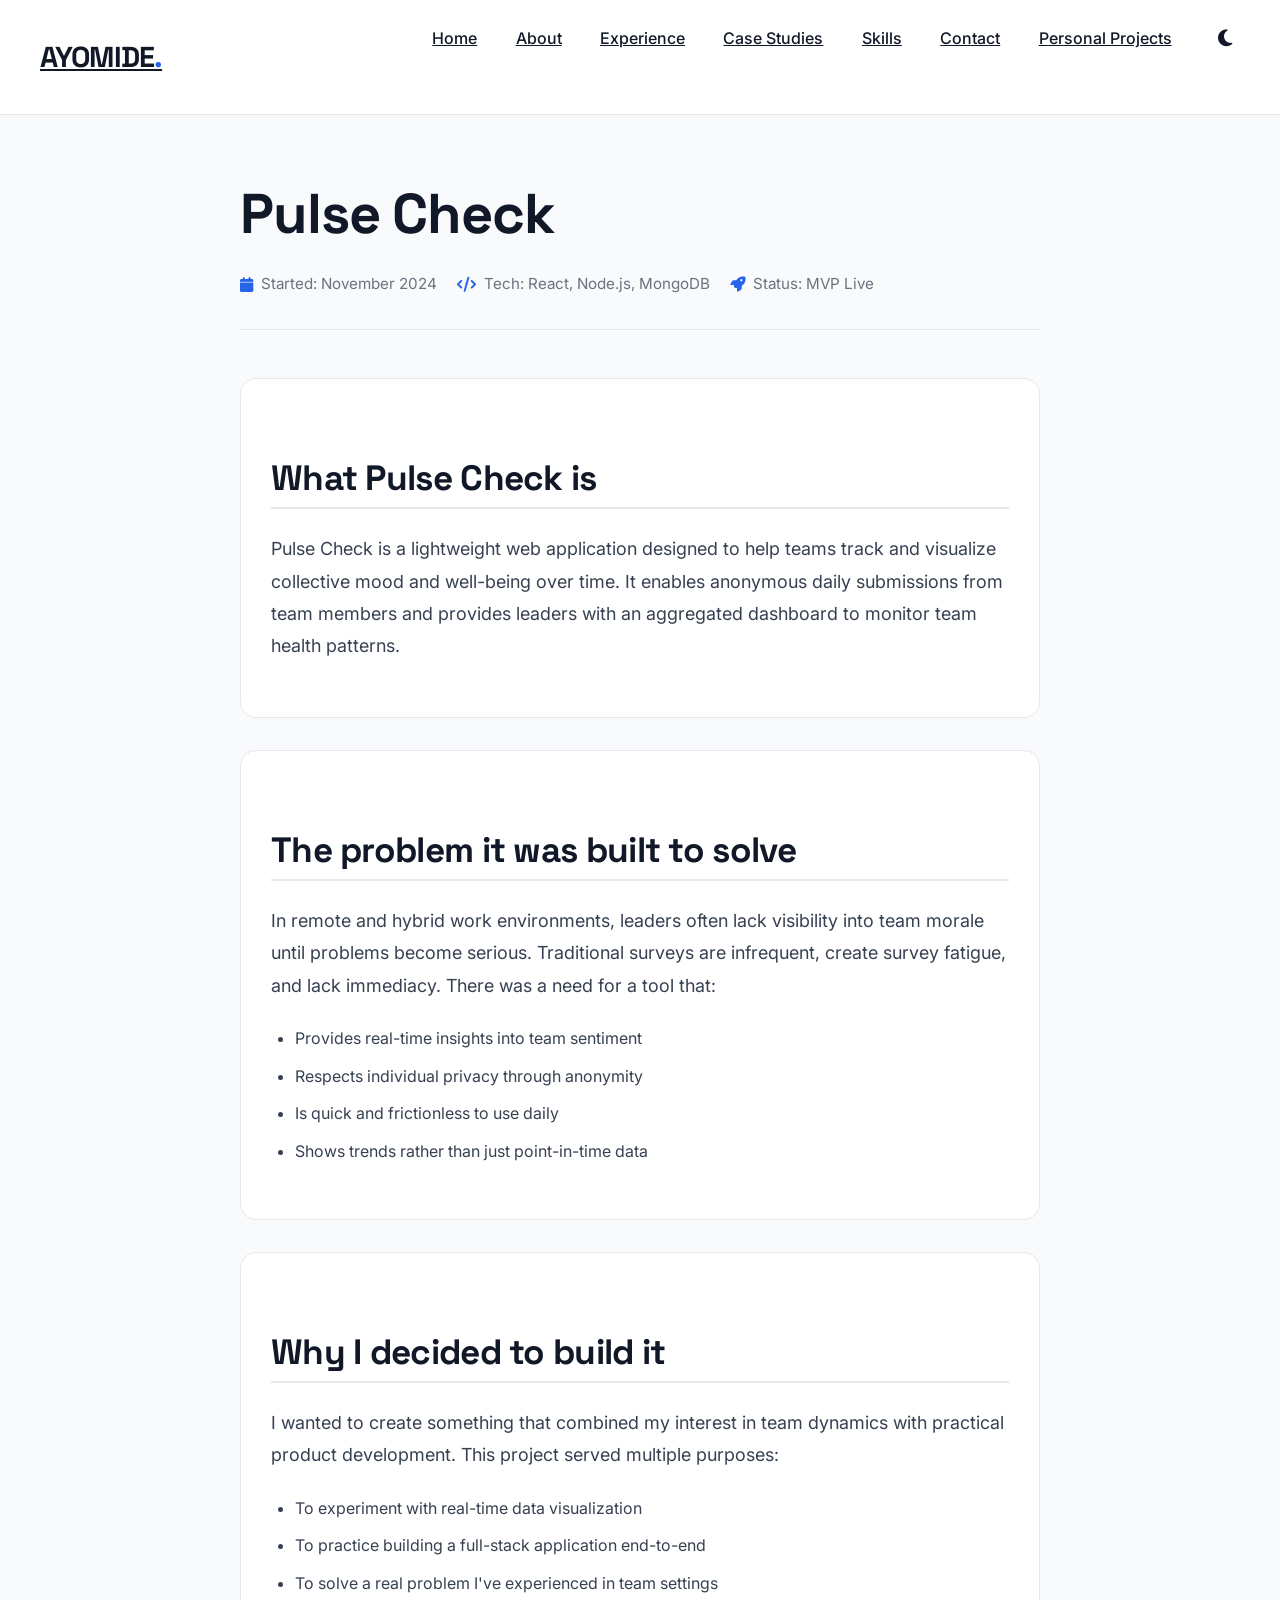
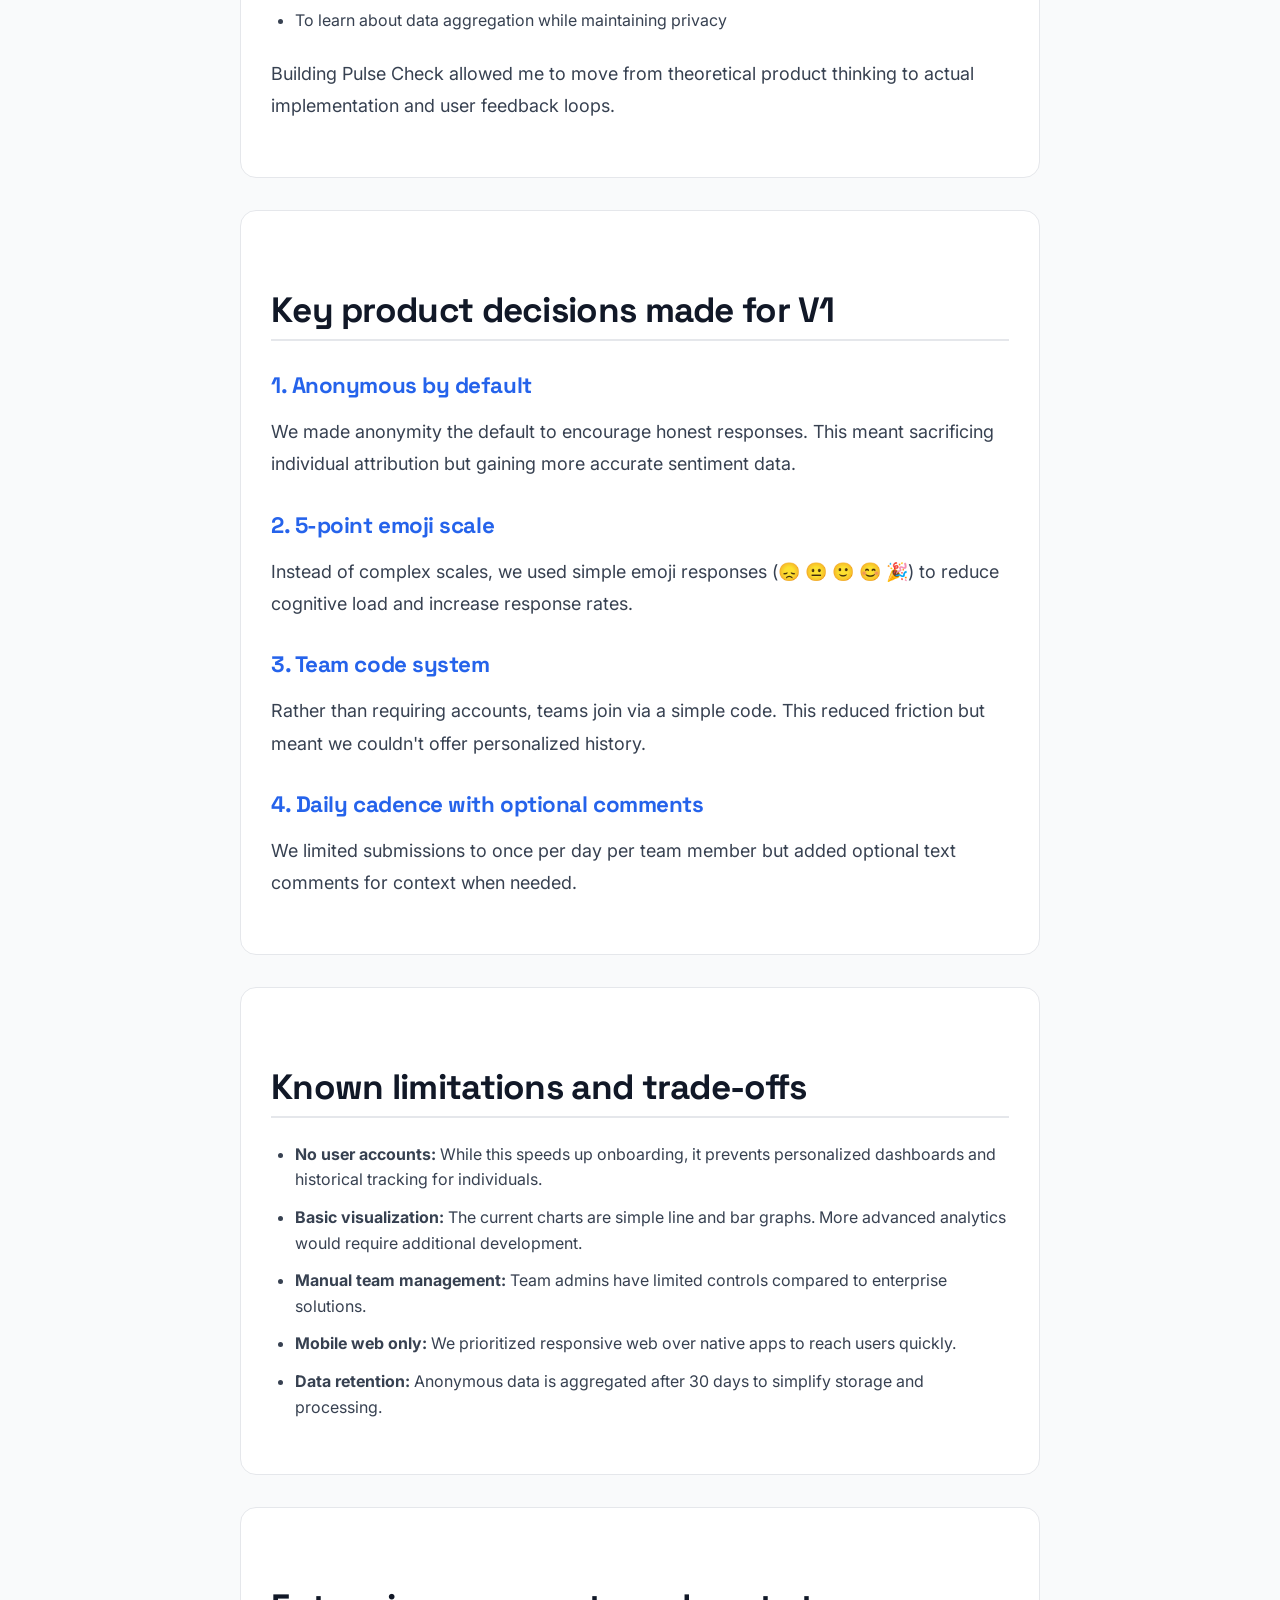
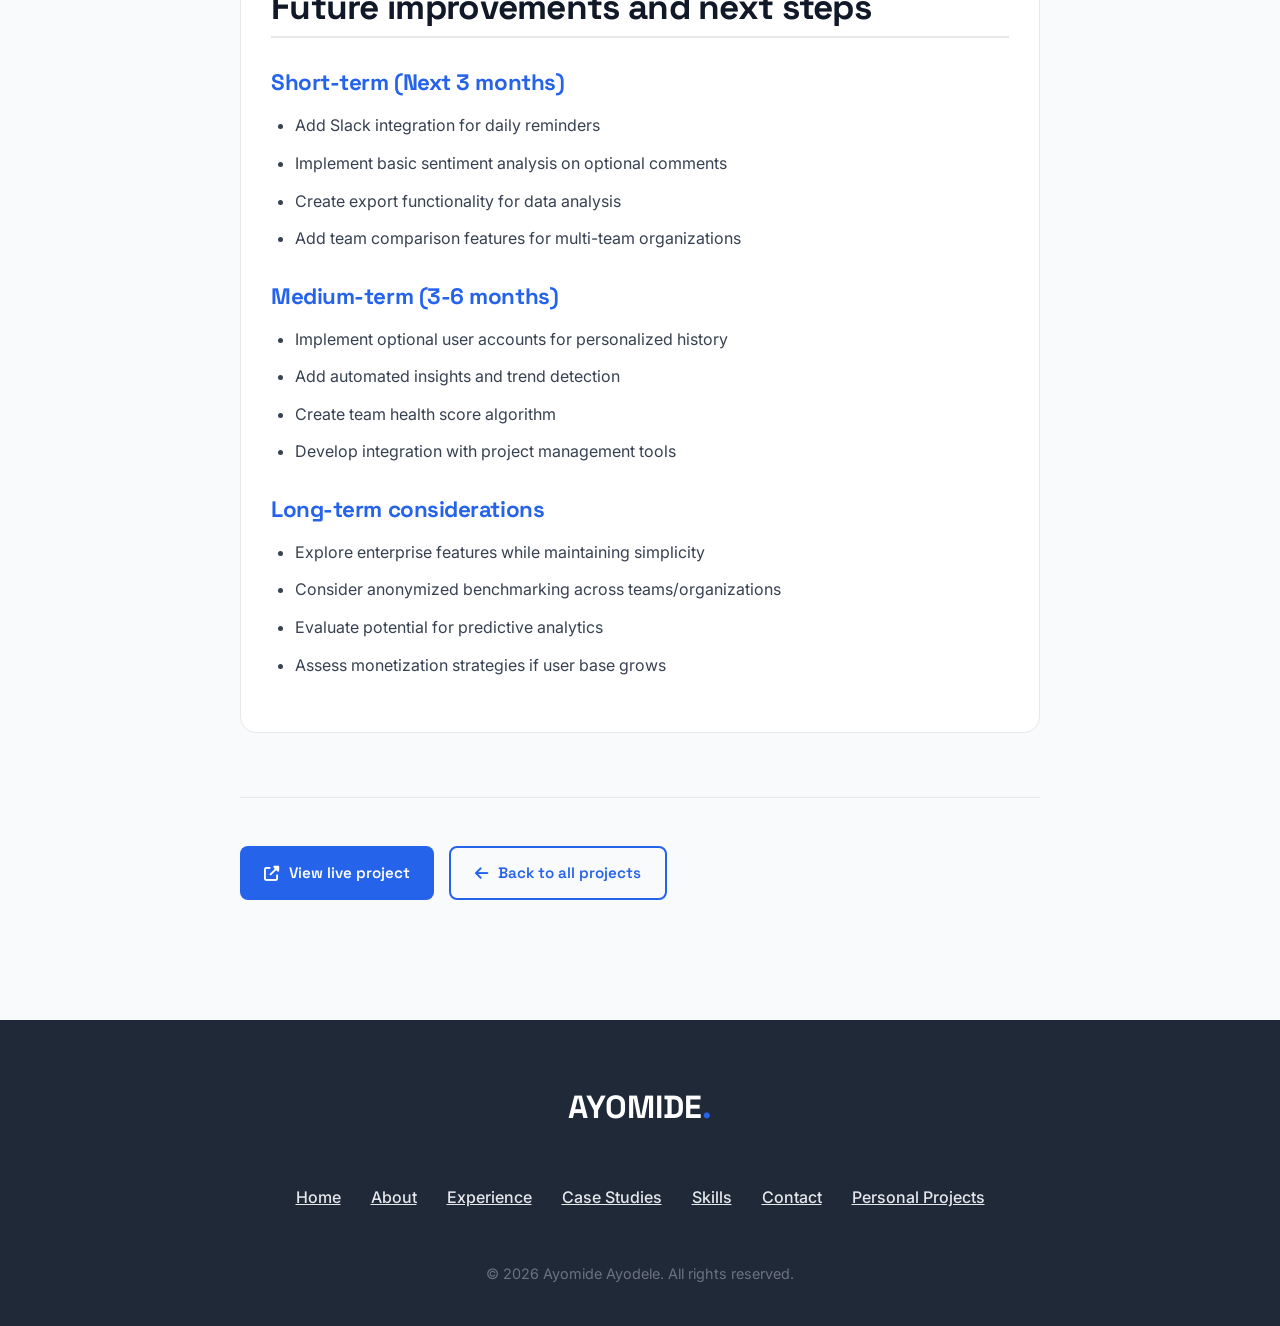
<file: checkpulse.html>
<!DOCTYPE html>
<html lang="en">
<head>
    <meta charset="UTF-8">
    <meta name="viewport" content="width=device-width, initial-scale=1.0">
    <title>Pulse Check | Personal Project | Ayomide Ayodele</title>
    <link rel="preconnect" href="https://fonts.googleapis.com">
    <link rel="preconnect" href="https://fonts.gstatic.com" crossorigin>
    <link href="https://fonts.googleapis.com/css2?family=Inter:wght@300;400;500;600;700;800&family=Space+Grotesk:wght@400;500;600;700&display=swap" rel="stylesheet">
    <link rel="stylesheet" href="https://cdnjs.cloudflare.com/ajax/libs/font-awesome/6.4.0/css/all.min.css">
    <style>
        :root {
            --primary: #111827;
            --secondary: #374151;
            --accent: #2563EB;
            --accent-light: #3B82F6;
            --light: #F9FAFB;
            --dark: #030712;
            --gray: #6B7280;
            --light-gray: #E5E7EB;
            --surface: #FFFFFF;
            --surface-dark: #1F2937;
            --shadow: 0 20px 25px -5px rgba(0, 0, 0, 0.1), 0 10px 10px -5px rgba(0, 0, 0, 0.04);
            --shadow-sm: 0 1px 3px 0 rgba(0, 0, 0, 0.1), 0 1px 2px 0 rgba(0, 0, 0, 0.06);
            --transition: all 0.3s cubic-bezier(0.4, 0, 0.2, 1);
            --border-radius: 16px;
            --border-radius-sm: 8px;
            --container-width: 1200px;
        }

        [data-theme="dark"] {
            --primary: #F9FAFB;
            --secondary: #E5E7EB;
            --accent: #60A5FA;
            --accent-light: #93C5FD;
            --light: #111827;
            --dark: #F9FAFB;
            --gray: #9CA3AF;
            --light-gray: #374151;
            --surface: #1F2937;
            --surface-dark: #111827;
        }

        * {
            margin: 0;
            padding: 0;
            box-sizing: border-box;
        }

        body {
            font-family: 'Inter', -apple-system, BlinkMacSystemFont, 'Segoe UI', sans-serif;
            line-height: 1.7;
            color: var(--primary);
            background-color: var(--light);
            transition: var(--transition);
        }

        h1, h2, h3, h4, h5 {
            font-family: 'Space Grotesk', sans-serif;
            font-weight: 700;
            line-height: 1.2;
            letter-spacing: -0.02em;
            color: var(--primary);
        }

        h1 {
            font-size: clamp(2.5rem, 5vw, 3.5rem);
            margin-bottom: 1.5rem;
        }

        h2 {
            font-size: clamp(1.8rem, 4vw, 2.2rem);
            margin: 3rem 0 1.5rem;
            padding-bottom: 0.5rem;
            border-bottom: 2px solid var(--light-gray);
        }

        h3 {
            font-size: 1.4rem;
            margin: 2rem 0 1rem;
            color: var(--accent);
        }

        p {
            margin-bottom: 1.5rem;
            color: var(--secondary);
            font-size: 1.125rem;
            line-height: 1.8;
        }

        ul {
            margin-bottom: 1.5rem;
            padding-left: 1.5rem;
        }

        li {
            margin-bottom: 0.75rem;
            color: var(--secondary);
            line-height: 1.6;
        }

        .container {
            width: 100%;
            max-width: var(--container-width);
            margin: 0 auto;
            padding: 0 20px;
        }

        /* Header */
        header {
            position: fixed;
            top: 0;
            width: 100%;
            background: rgba(255, 255, 255, 0.95);
            backdrop-filter: blur(10px);
            z-index: 1000;
            border-bottom: 1px solid var(--light-gray);
            transition: var(--transition);
            padding: 0 20px;
        }

        [data-theme="dark"] header {
            background: rgba(17, 24, 39, 0.95);
        }

        .nav-container {
            display: flex;
            justify-content: space-between;
            align-items: center;
            padding: 20px 0;
            max-width: var(--container-width);
            margin: 0 auto;
        }

        .logo {
            font-family: 'Space Grotesk', sans-serif;
            font-size: 1.8rem;
            font-weight: 800;
            color: var(--primary);
            letter-spacing: -0.03em;
        }

        .logo span {
            color: var(--accent);
        }

        .nav-links {
            display: flex;
            gap: clamp(1.5rem, 3vw, 3rem);
            list-style: none;
            align-items: center;
        }

        .nav-links a {
            color: var(--primary);
            font-weight: 500;
            font-size: 1rem;
            position: relative;
            padding: 4px 0;
        }

        .nav-links a::after {
            content: '';
            position: absolute;
            bottom: 0;
            left: 0;
            width: 0;
            height: 2px;
            background: var(--accent);
            transition: var(--transition);
        }

        .nav-links a:hover::after {
            width: 100%;
        }

        .theme-toggle {
            background: none;
            border: none;
            color: var(--primary);
            cursor: pointer;
            font-size: 1.2rem;
            padding: 8px;
            border-radius: 50%;
            transition: var(--transition);
        }

        .theme-toggle:hover {
            background: var(--light-gray);
        }

        /* Project Detail */
        .project-detail {
            padding-top: 180px;
            padding-bottom: 120px;
        }

        .project-meta {
            display: flex;
            flex-wrap: wrap;
            gap: 20px;
            margin-bottom: 3rem;
            padding-bottom: 2rem;
            border-bottom: 1px solid var(--light-gray);
        }

        .meta-item {
            display: flex;
            align-items: center;
            gap: 8px;
            color: var(--gray);
            font-size: 0.95rem;
        }

        .meta-item i {
            color: var(--accent);
        }

        .project-content {
            max-width: 800px;
            margin: 0 auto;
        }

        .section-block {
            background: var(--surface);
            border-radius: var(--border-radius);
            padding: 30px;
            margin-bottom: 2rem;
            border: 1px solid var(--light-gray);
        }

        [data-theme="dark"] .section-block {
            background: var(--surface-dark);
        }

        .project-actions {
            display: flex;
            gap: 15px;
            margin-top: 4rem;
            padding-top: 3rem;
            border-top: 1px solid var(--light-gray);
        }

        /* Buttons */
        .btn {
            display: inline-flex;
            align-items: center;
            justify-content: center;
            gap: 10px;
            padding: 12px 24px;
            background: var(--accent);
            color: white;
            border: none;
            border-radius: var(--border-radius-sm);
            font-family: 'Space Grotesk', sans-serif;
            font-weight: 600;
            font-size: 0.95rem;
            cursor: pointer;
            transition: var(--transition);
            text-decoration: none;
        }

        .btn:hover {
            background: var(--accent-light);
            transform: translateY(-2px);
            box-shadow: var(--shadow);
        }

        .btn-outline {
            background: transparent;
            border: 2px solid var(--accent);
            color: var(--accent);
        }

        .btn-outline:hover {
            background: var(--accent);
            color: white;
        }

        /* Footer */
        footer {
            background: var(--surface-dark);
            color: var(--light-gray);
            padding: 60px 0 40px;
        }

        .footer-content {
            display: flex;
            flex-direction: column;
            align-items: center;
            text-align: center;
        }

        .footer-logo {
            font-family: 'Space Grotesk', sans-serif;
            font-size: 2rem;
            font-weight: 800;
            color: white;
            margin-bottom: 20px;
        }

        .footer-logo span {
            color: var(--accent);
        }

        .footer-nav {
            display: flex;
            flex-wrap: wrap;
            justify-content: center;
            gap: 30px;
            margin: 30px 0;
        }

        .footer-nav a {
            color: var(--light-gray);
            font-weight: 500;
        }

        .footer-nav a:hover {
            color: white;
        }

        .copyright {
            color: var(--gray);
            font-size: 0.9rem;
            margin-top: 20px;
        }

        /* Responsive */
        @media (max-width: 768px) {
            .project-detail {
                padding-top: 140px;
            }
            
            .project-actions {
                flex-direction: column;
            }
            
            .nav-links {
                display: none;
            }
            
            .hamburger {
                display: block;
            }
            
            .section-block {
                padding: 20px;
            }
        }

        /* Mobile nav */
        .hamburger {
            display: none;
            cursor: pointer;
            font-size: 1.5rem;
            color: var(--primary);
            background: none;
            border: none;
            padding: 8px;
        }

        @media (max-width: 768px) {
            .hamburger {
                display: block;
            }
            
            .nav-links {
                position: fixed;
                top: 80px;
                right: -100%;
                width: 280px;
                height: calc(100vh - 80px);
                background: var(--surface);
                flex-direction: column;
                align-items: center;
                padding: 40px 24px;
                transition: var(--transition);
                box-shadow: -5px 0 15px rgba(0, 0, 0, 0.1);
                z-index: 999;
            }

            [data-theme="dark"] .nav-links {
                background: var(--surface-dark);
            }

            .nav-links.active {
                right: 0;
            }

            .nav-links li {
                width: 100%;
                text-align: center;
                margin-bottom: 20px;
            }

            .nav-links a {
                display: block;
                width: 100%;
                padding: 12px 0;
                font-size: 1.1rem;
            }
        }
    </style>
</head>
<body data-theme="light">
    <!-- Header -->
    <header>
        <div class="nav-container">
            <a href="index.html" class="logo">AYOMIDE<span>.</span></a>
            <nav>
                <ul class="nav-links">
                    <li><a href="index.html#home">Home</a></li>
                    <li><a href="index.html#about">About</a></li>
                    <li><a href="index.html#experience">Experience</a></li>
                    <li><a href="index.html#case-studies">Case Studies</a></li>
                    <li><a href="index.html#skills">Skills</a></li>
                    <li><a href="index.html#contact">Contact</a></li>
                    <li><a href="personal-projects.html">Personal Projects</a></li>
                    <li>
                        <button class="theme-toggle" id="themeToggle" aria-label="Toggle theme">
                            <i class="fas fa-moon"></i>
                        </button>
                    </li>
                </ul>
                <button class="hamburger" id="hamburger">
                    <i class="fas fa-bars"></i>
                </button>
            </nav>
        </div>
    </header>

    <!-- Project Detail -->
    <section class="project-detail">
        <div class="container">
            <div class="project-content">
                <h1>Pulse Check</h1>
                
                <div class="project-meta">
                    <div class="meta-item">
                        <i class="fas fa-calendar"></i>
                        <span>Started: November 2024</span>
                    </div>
                    <div class="meta-item">
                        <i class="fas fa-code"></i>
                        <span>Tech: React, Node.js, MongoDB</span>
                    </div>
                    <div class="meta-item">
                        <i class="fas fa-rocket"></i>
                        <span>Status: MVP Live</span>
                    </div>
                </div>

                <div class="section-block">
                    <h2>What Pulse Check is</h2>
                    <p>Pulse Check is a lightweight web application designed to help teams track and visualize collective mood and well-being over time. It enables anonymous daily submissions from team members and provides leaders with an aggregated dashboard to monitor team health patterns.</p>
                </div>

                <div class="section-block">
                    <h2>The problem it was built to solve</h2>
                    <p>In remote and hybrid work environments, leaders often lack visibility into team morale until problems become serious. Traditional surveys are infrequent, create survey fatigue, and lack immediacy. There was a need for a tool that:</p>
                    <ul>
                        <li>Provides real-time insights into team sentiment</li>
                        <li>Respects individual privacy through anonymity</li>
                        <li>Is quick and frictionless to use daily</li>
                        <li>Shows trends rather than just point-in-time data</li>
                    </ul>
                </div>

                <div class="section-block">
                    <h2>Why I decided to build it</h2>
                    <p>I wanted to create something that combined my interest in team dynamics with practical product development. This project served multiple purposes:</p>
                    <ul>
                        <li>To experiment with real-time data visualization</li>
                        <li>To practice building a full-stack application end-to-end</li>
                        <li>To solve a real problem I've experienced in team settings</li>
                        <li>To learn about data aggregation while maintaining privacy</li>
                    </ul>
                    <p>Building Pulse Check allowed me to move from theoretical product thinking to actual implementation and user feedback loops.</p>
                </div>

                <div class="section-block">
                    <h2>Key product decisions made for V1</h2>
                    <h3>1. Anonymous by default</h3>
                    <p>We made anonymity the default to encourage honest responses. This meant sacrificing individual attribution but gaining more accurate sentiment data.</p>
                    
                    <h3>2. 5-point emoji scale</h3>
                    <p>Instead of complex scales, we used simple emoji responses (😞 😐 🙂 😊 🎉) to reduce cognitive load and increase response rates.</p>
                    
                    <h3>3. Team code system</h3>
                    <p>Rather than requiring accounts, teams join via a simple code. This reduced friction but meant we couldn't offer personalized history.</p>
                    
                    <h3>4. Daily cadence with optional comments</h3>
                    <p>We limited submissions to once per day per team member but added optional text comments for context when needed.</p>
                </div>

                <div class="section-block">
                    <h2>Known limitations and trade-offs</h2>
                    <ul>
                        <li><strong>No user accounts:</strong> While this speeds up onboarding, it prevents personalized dashboards and historical tracking for individuals.</li>
                        <li><strong>Basic visualization:</strong> The current charts are simple line and bar graphs. More advanced analytics would require additional development.</li>
                        <li><strong>Manual team management:</strong> Team admins have limited controls compared to enterprise solutions.</li>
                        <li><strong>Mobile web only:</strong> We prioritized responsive web over native apps to reach users quickly.</li>
                        <li><strong>Data retention:</strong> Anonymous data is aggregated after 30 days to simplify storage and processing.</li>
                    </ul>
                </div>

                <div class="section-block">
                    <h2>Future improvements and next steps</h2>
                    <h3>Short-term (Next 3 months)</h3>
                    <ul>
                        <li>Add Slack integration for daily reminders</li>
                        <li>Implement basic sentiment analysis on optional comments</li>
                        <li>Create export functionality for data analysis</li>
                        <li>Add team comparison features for multi-team organizations</li>
                    </ul>
                    
                    <h3>Medium-term (3-6 months)</h3>
                    <ul>
                        <li>Implement optional user accounts for personalized history</li>
                        <li>Add automated insights and trend detection</li>
                        <li>Create team health score algorithm</li>
                        <li>Develop integration with project management tools</li>
                    </ul>
                    
                    <h3>Long-term considerations</h3>
                    <ul>
                        <li>Explore enterprise features while maintaining simplicity</li>
                        <li>Consider anonymized benchmarking across teams/organizations</li>
                        <li>Evaluate potential for predictive analytics</li>
                        <li>Assess monetization strategies if user base grows</li>
                    </ul>
                </div>

                <div class="project-actions">
                    <a href="https://pulse-check-demo.vercel.app" target="_blank" class="btn">
                        <i class="fas fa-external-link-alt"></i>
                        View live project
                    </a>
                    <a href="personal-projects.html" class="btn btn-outline">
                        <i class="fas fa-arrow-left"></i>
                        Back to all projects
                    </a>
                </div>
            </div>
        </div>
    </section>

    <!-- Footer -->
    <footer>
        <div class="container">
            <div class="footer-content">
                <div class="footer-logo">AYOMIDE<span>.</span></div>
                <nav class="footer-nav">
                    <a href="index.html#home">Home</a>
                    <a href="index.html#about">About</a>
                    <a href="index.html#experience">Experience</a>
                    <a href="index.html#case-studies">Case Studies</a>
                    <a href="index.html#skills">Skills</a>
                    <a href="index.html#contact">Contact</a>
                    <a href="personal-projects.html">Personal Projects</a>
                </nav>
                <div class="copyright">
                    &copy; <span id="currentYear">2024</span> Ayomide Ayodele. All rights reserved.
                </div>
            </div>
        </div>
    </footer>

    <script>
        // Theme Toggle
        const themeToggle = document.getElementById('themeToggle');
        const themeIcon = themeToggle.querySelector('i');
        
        if (!localStorage.getItem('theme')) {
            document.body.setAttribute('data-theme', 'light');
            themeIcon.className = 'fas fa-moon';
            localStorage.setItem('theme', 'light');
        } else {
            const savedTheme = localStorage.getItem('theme');
            document.body.setAttribute('data-theme', savedTheme);
            themeIcon.className = savedTheme === 'dark' ? 'fas fa-sun' : 'fas fa-moon';
        }
        
        themeToggle.addEventListener('click', () => {
            if (document.body.getAttribute('data-theme') === 'dark') {
                document.body.setAttribute('data-theme', 'light');
                themeIcon.className = 'fas fa-moon';
                localStorage.setItem('theme', 'light');
            } else {
                document.body.setAttribute('data-theme', 'dark');
                themeIcon.className = 'fas fa-sun';
                localStorage.setItem('theme', 'dark');
            }
        });

        // Mobile Navigation
        const hamburger = document.getElementById('hamburger');
        const navLinks = document.querySelector('.nav-links');
        const hamburgerIcon = hamburger.querySelector('i');
        
        hamburger.addEventListener('click', () => {
            navLinks.classList.toggle('active');
            hamburgerIcon.classList.toggle('fa-bars');
            hamburgerIcon.classList.toggle('fa-times');
        });

        // Close menu when clicking a link
        document.querySelectorAll('.nav-links a').forEach(link => {
            link.addEventListener('click', () => {
                if (window.innerWidth <= 768) {
                    navLinks.classList.remove('active');
                    hamburgerIcon.classList.add('fa-bars');
                    hamburgerIcon.classList.remove('fa-times');
                }
            });
        });

        // Current year
        document.getElementById('currentYear').textContent = new Date().getFullYear();

        // Header scroll effect
        window.addEventListener('scroll', () => {
            const header = document.querySelector('header');
            if (window.scrollY > 50) {
                header.style.boxShadow = '0 4px 20px rgba(0, 0, 0, 0.1)';
            } else {
                header.style.boxShadow = 'none';
            }
        });
    </script>
</body>
</html>
</file>
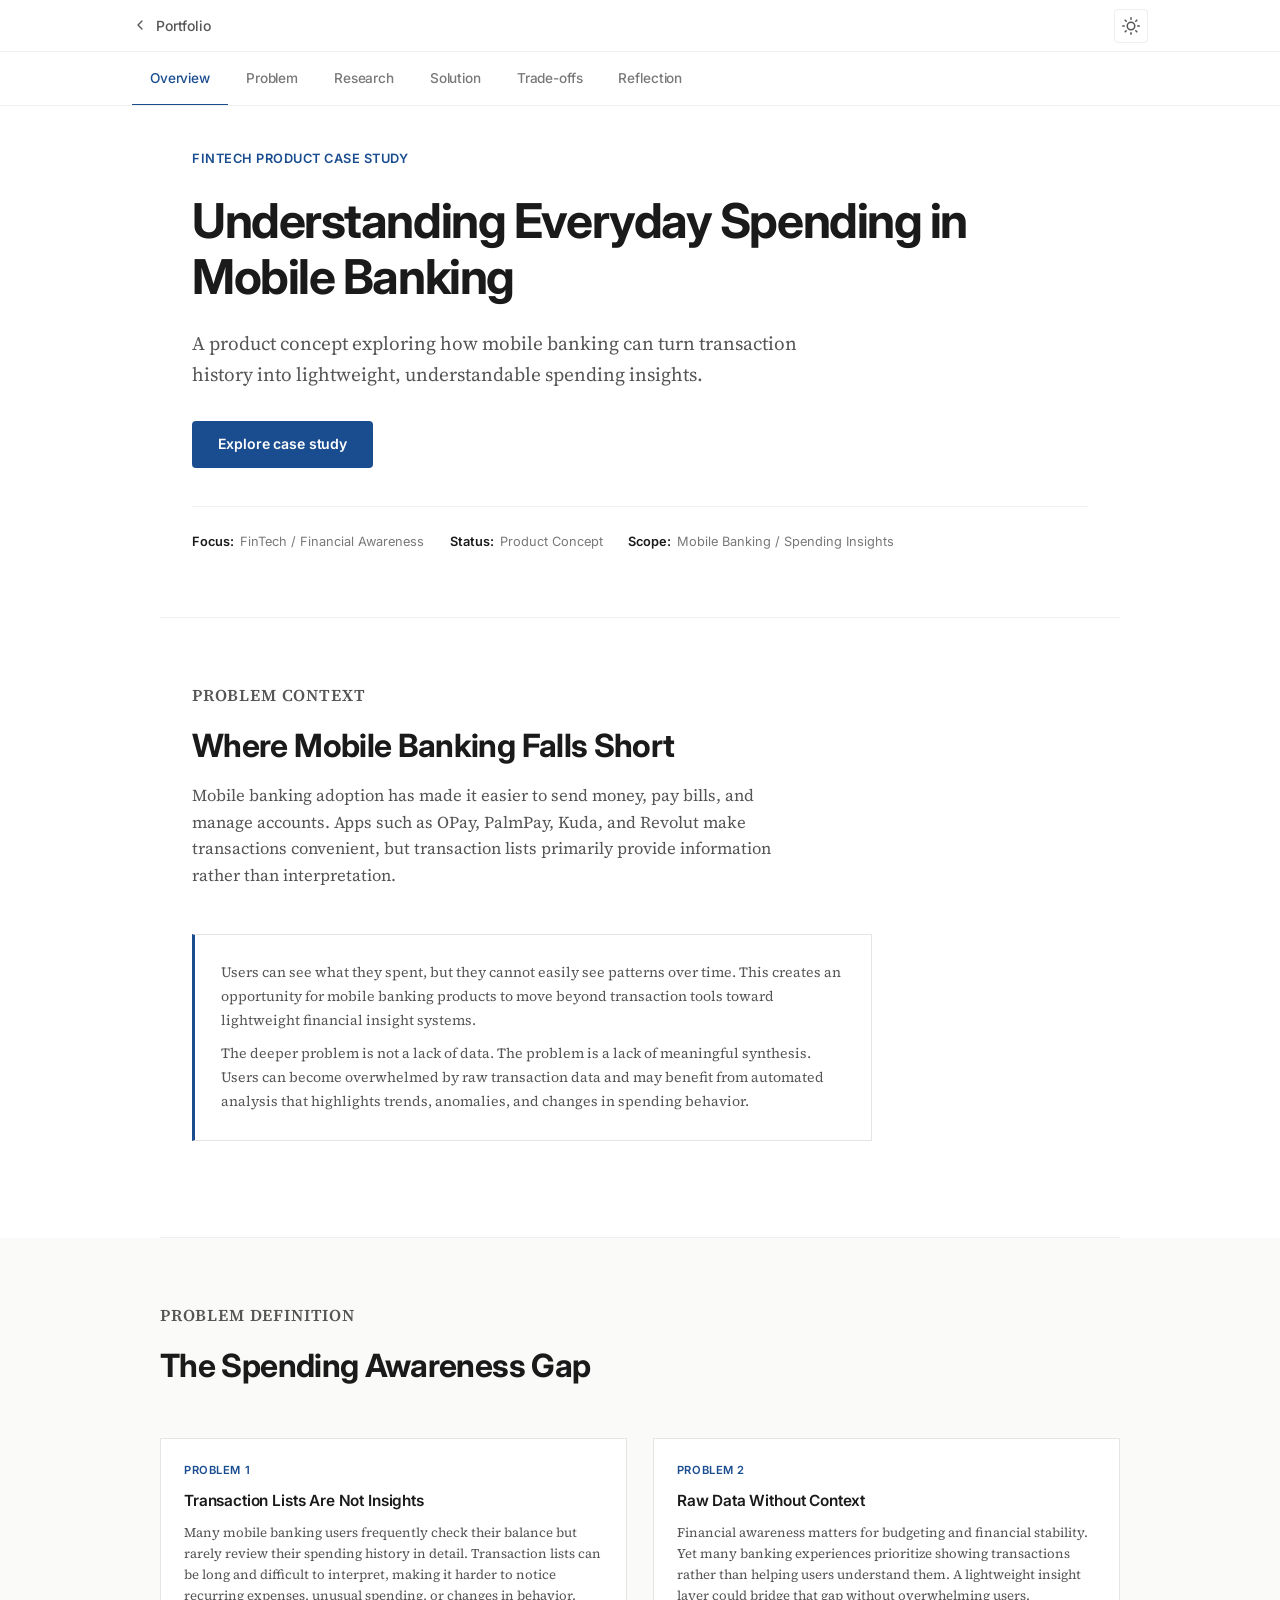
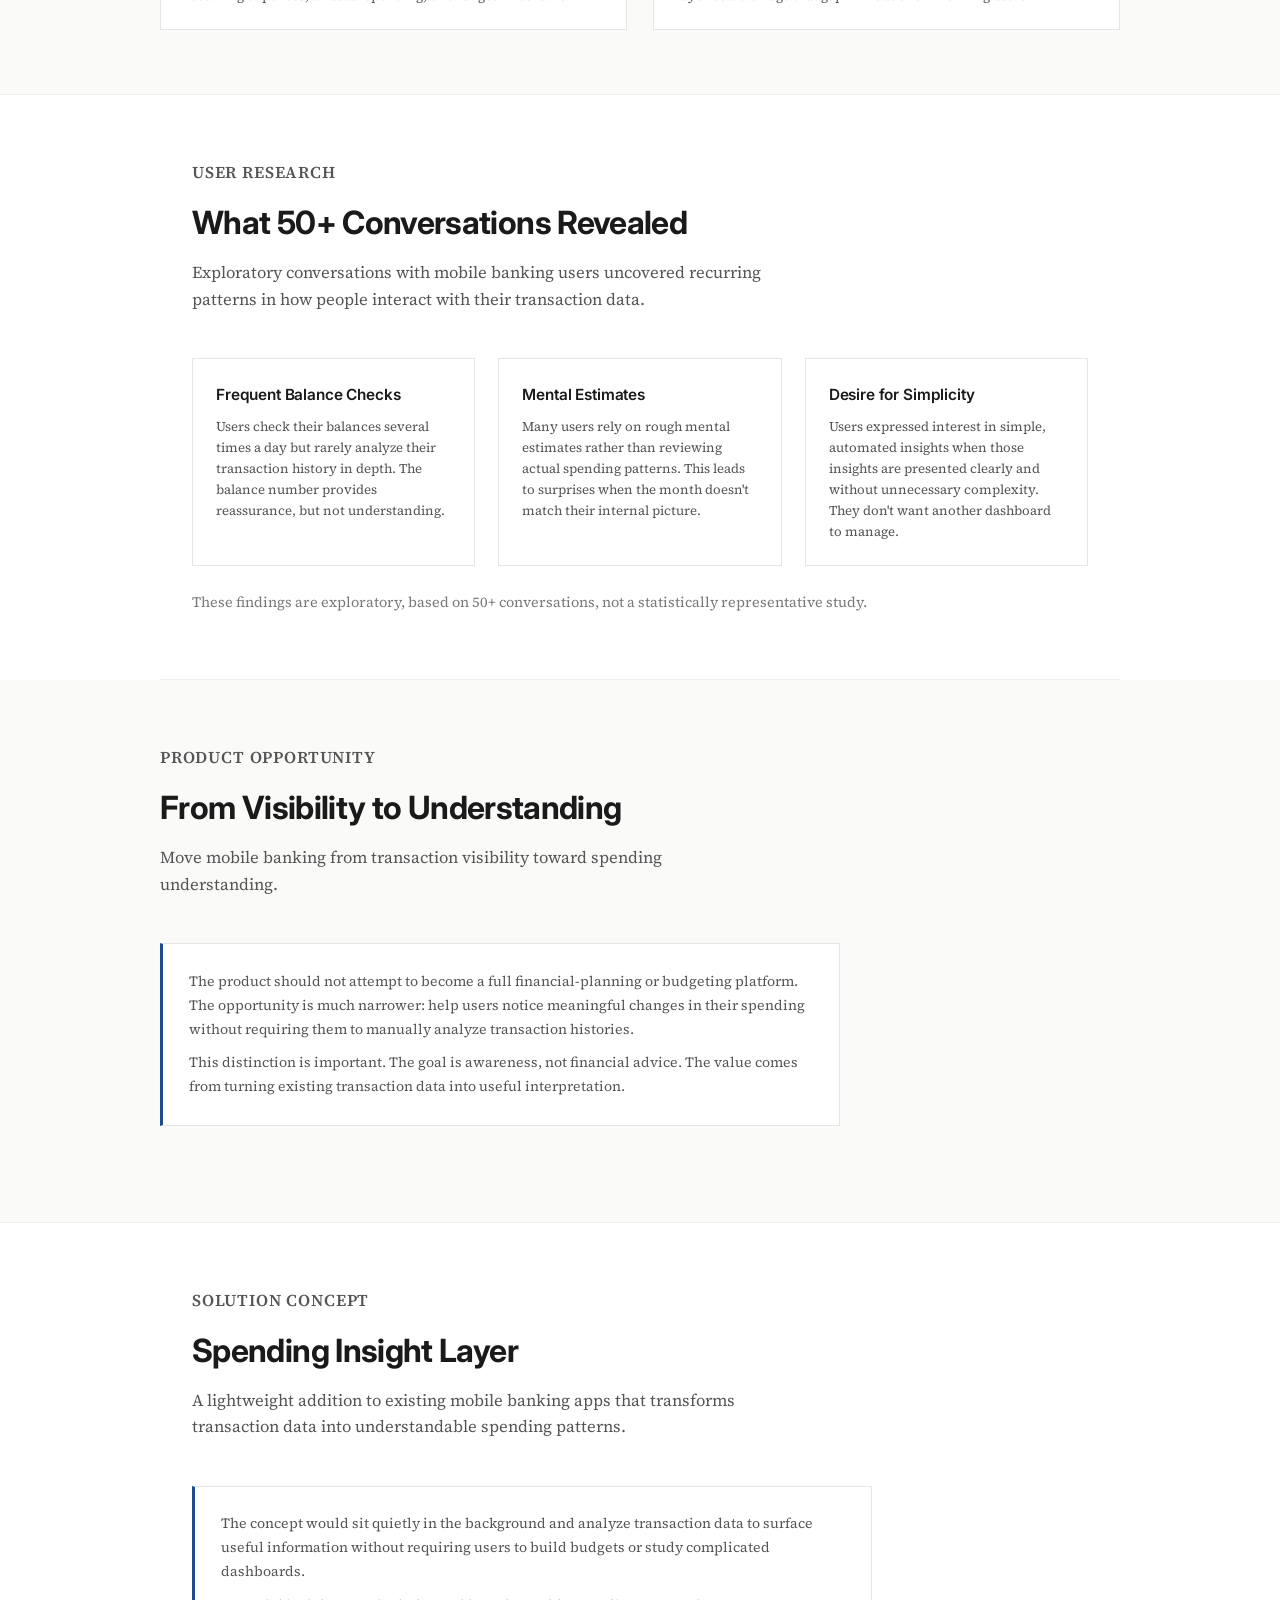
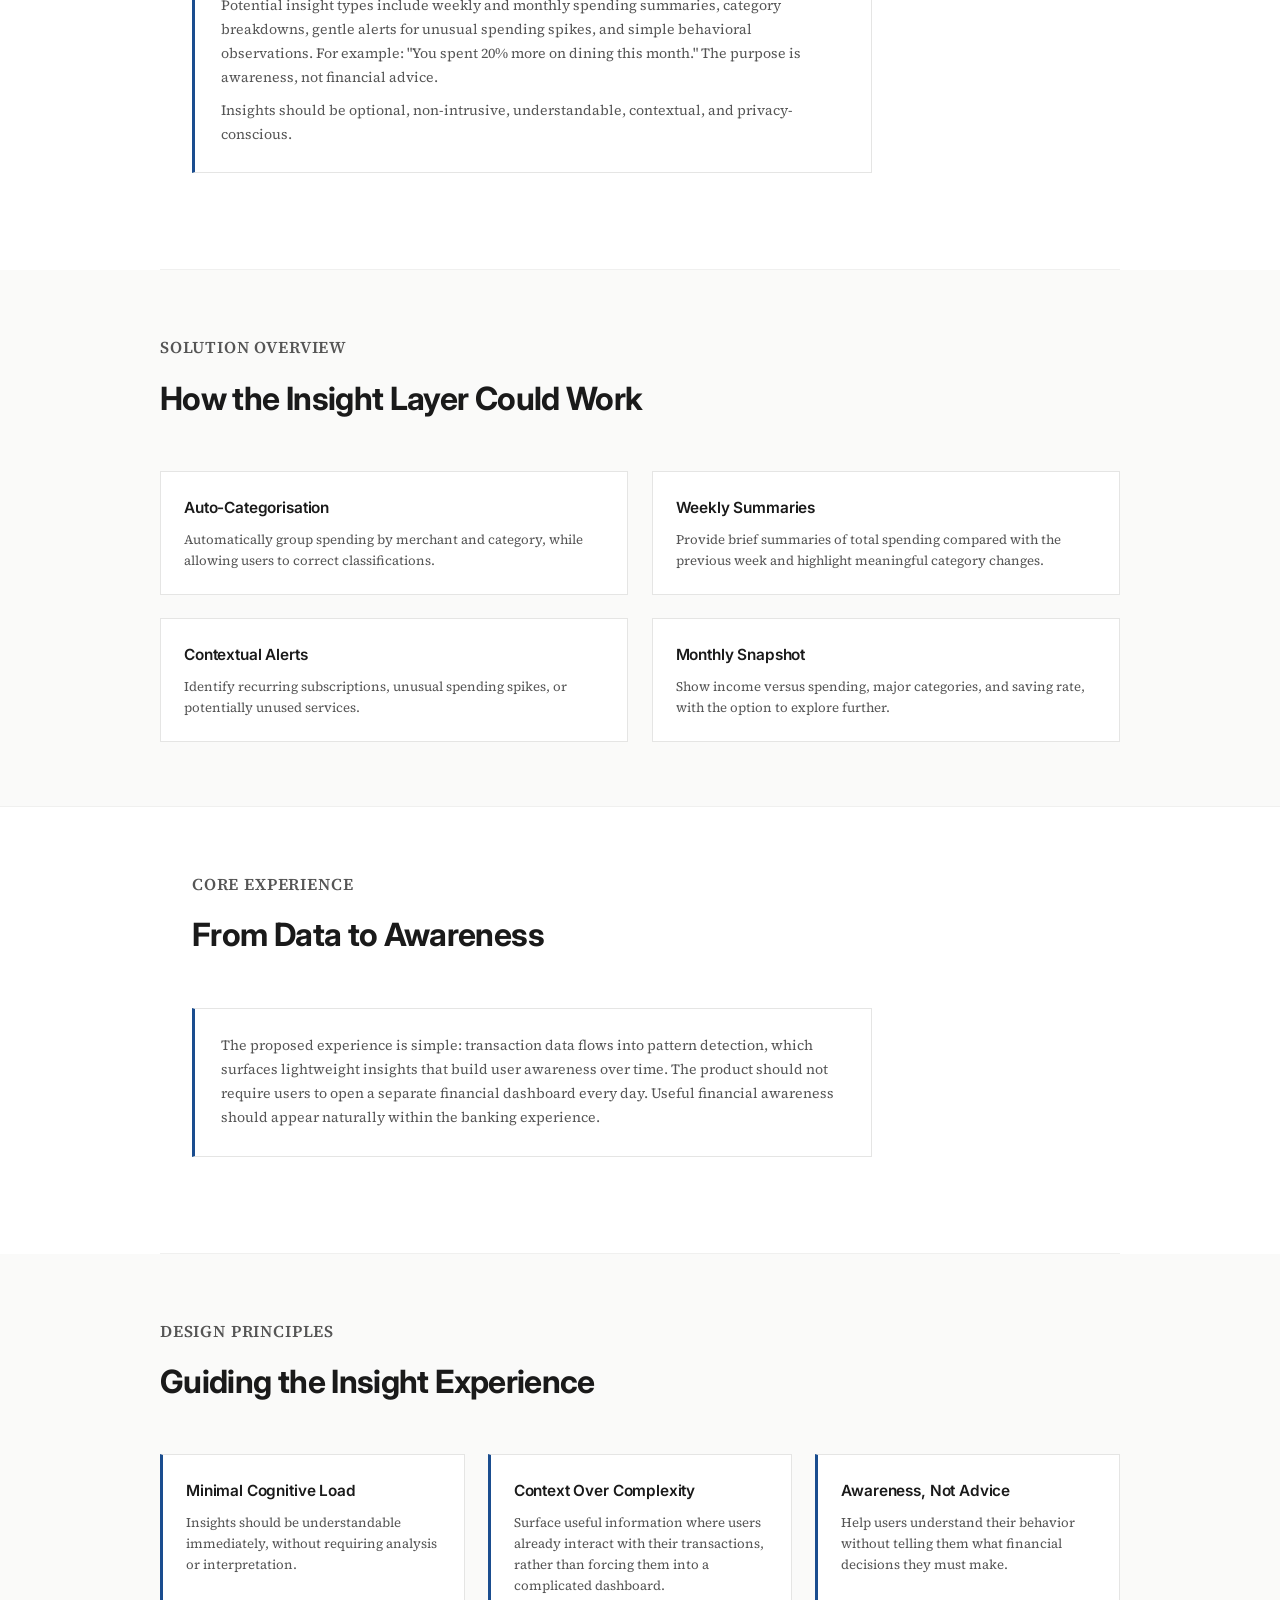
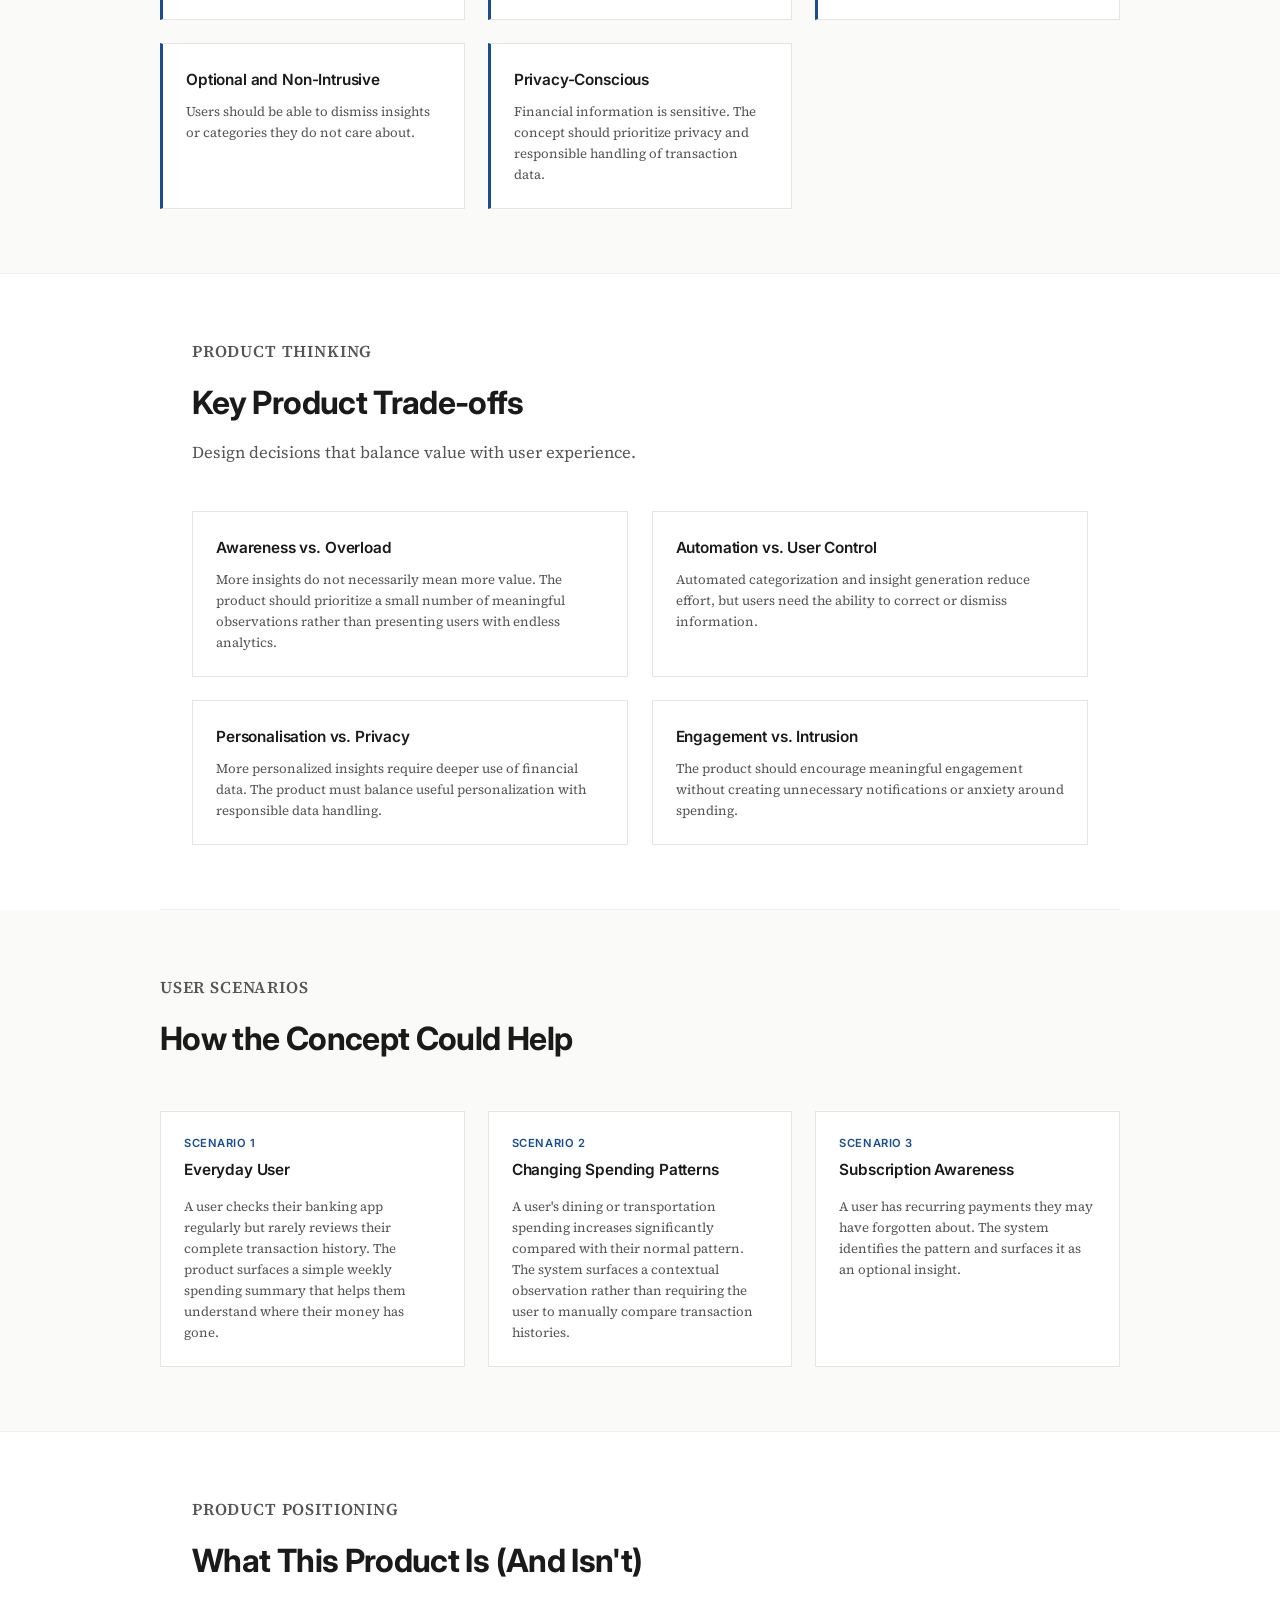
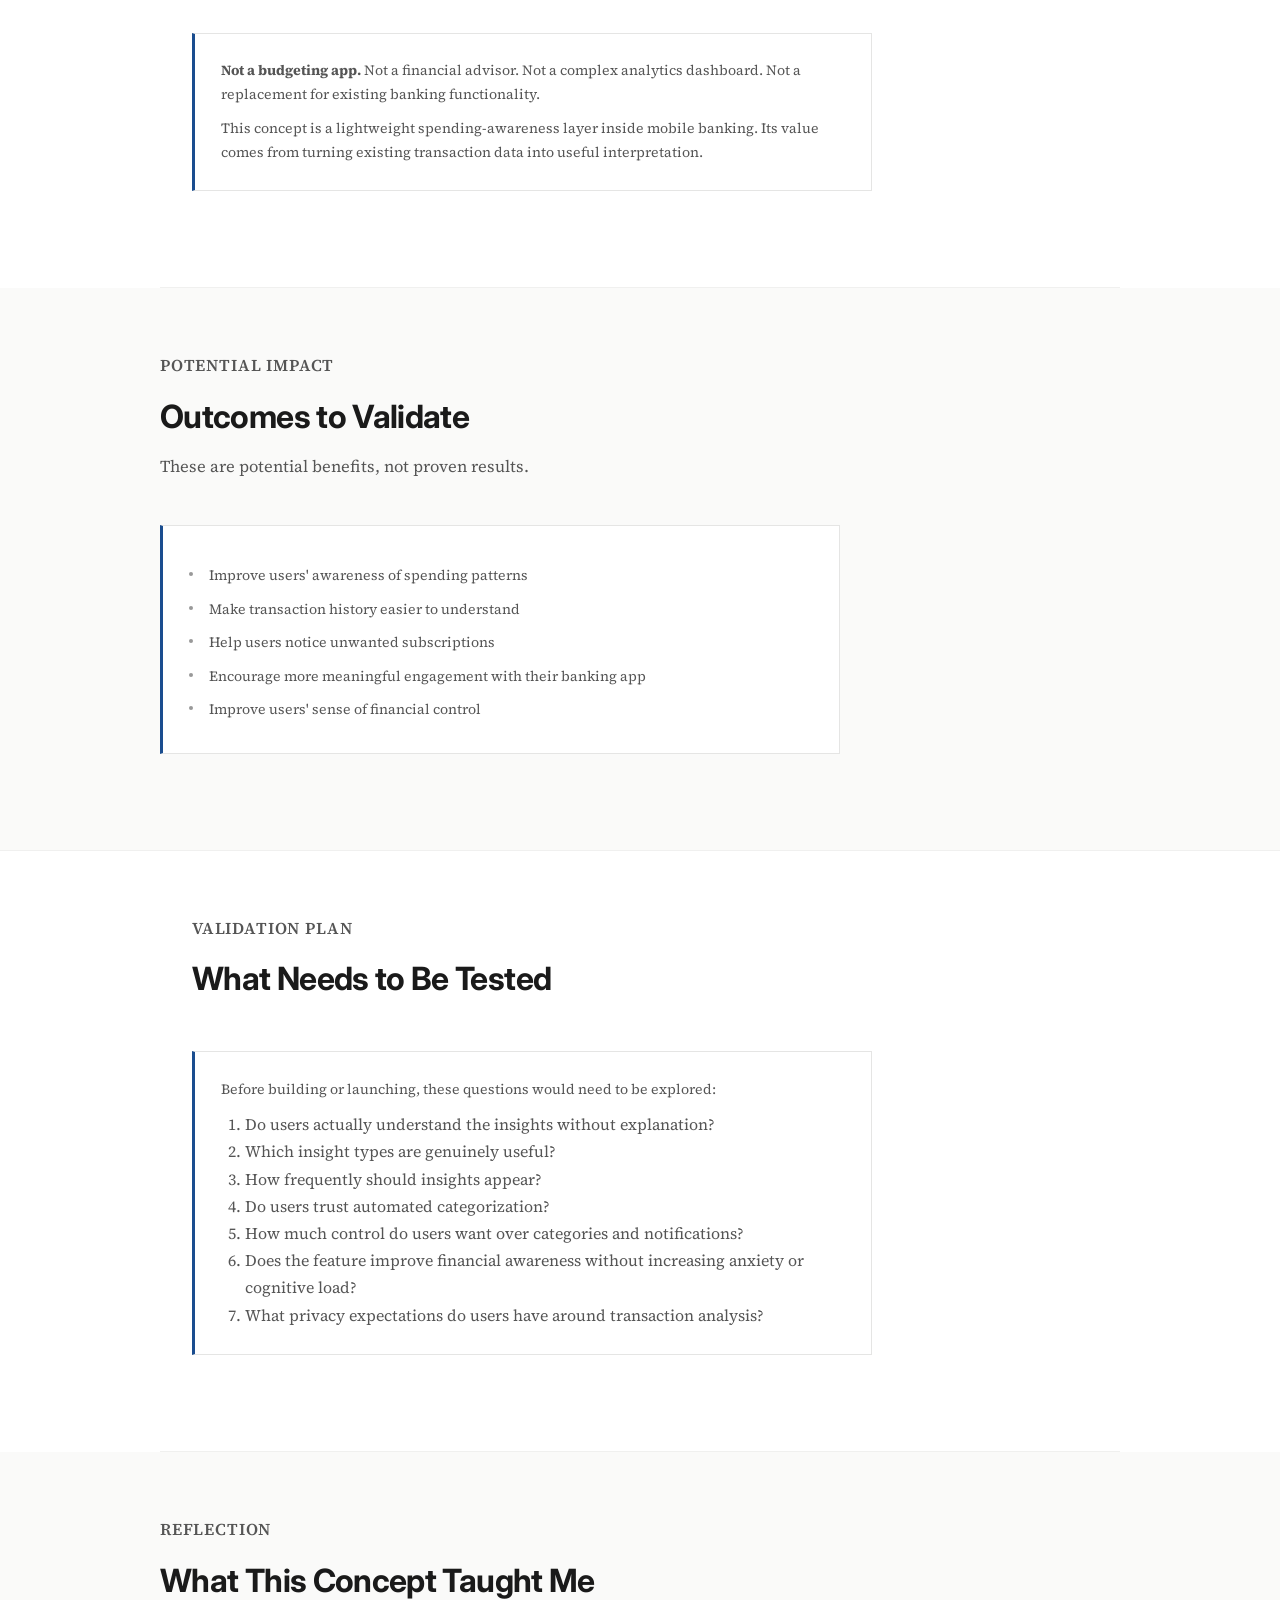
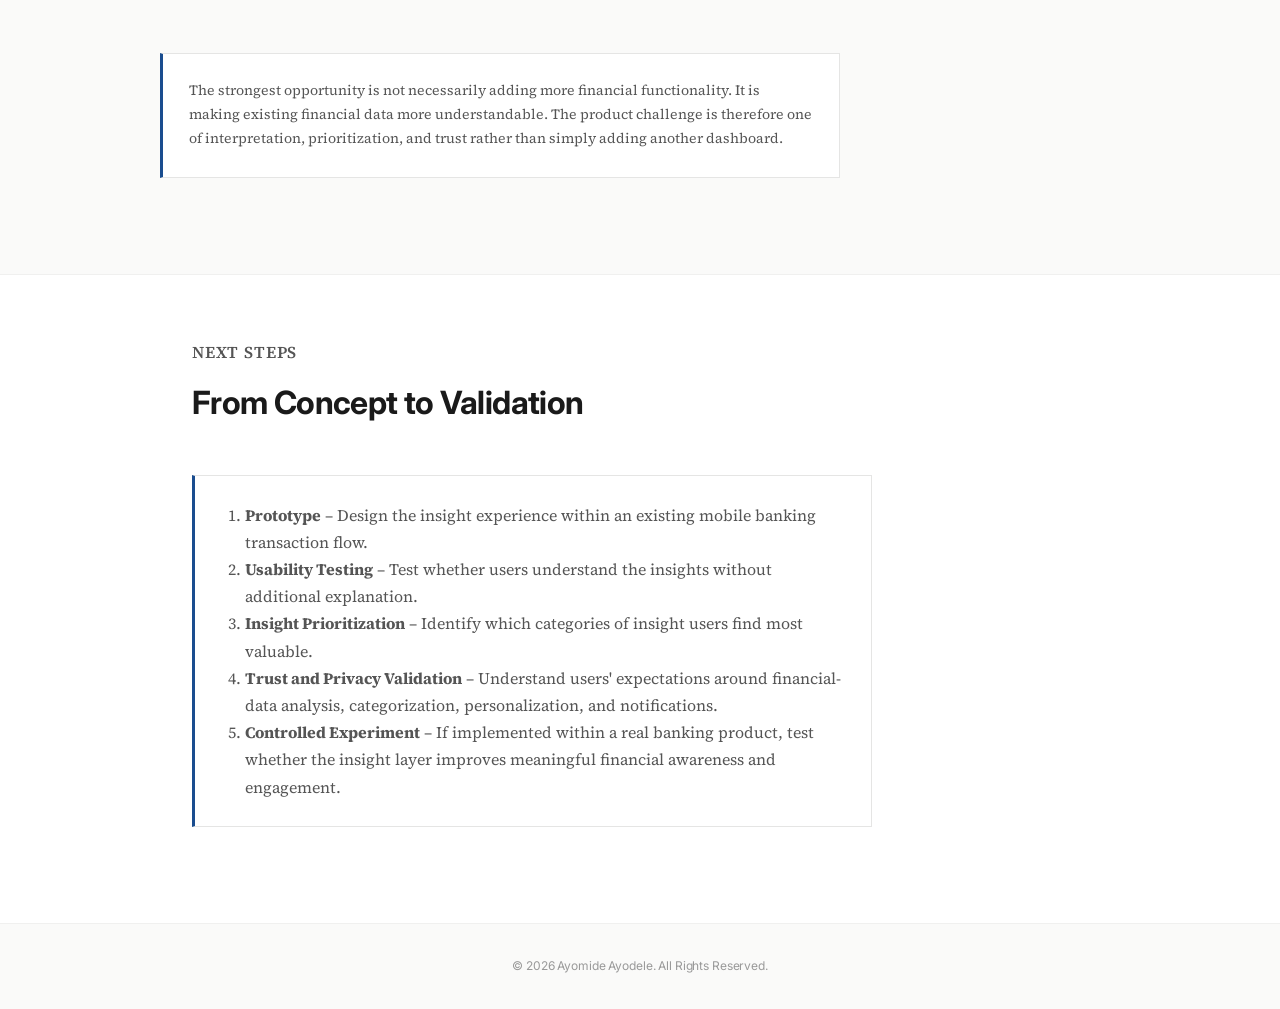
<file: fintechusecase.html>
<!DOCTYPE html>
<html lang="en">
<head>
    <meta charset="UTF-8">
    <meta name="viewport" content="width=device-width, initial-scale=1.0, user-scalable=yes">
    <title>Everyday Spending Insights | FinTech Product Case Study</title>
    <link rel="preconnect" href="https://fonts.googleapis.com">
    <link rel="preconnect" href="https://fonts.gstatic.com" crossorigin>
    <link href="https://fonts.googleapis.com/css2?family=Inter:wght@400;500;600;700&family=Source+Serif+4:ital,opsz,wght@0,8..60,400;0,8..60,500;0,8..60,600;1,8..60,400&display=swap" rel="stylesheet">
    <style>
        :root {
            --bg-primary: #ffffff;
            --bg-secondary: #fafaf9;
            --bg-tertiary: #f5f5f4;
            --text-primary: #1a1a1a;
            --text-secondary: #555555;
            --text-tertiary: #787878;
            --text-muted: #999999;
            --border-primary: #e5e5e4;
            --border-secondary: #eeeeed;
            --border-subtle: #f0f0ef;
            --accent: #1A4D8F;
            --accent-subtle: #f2f6fa;
            --accent-muted: #d9e4f0;
            --accent-hover: #143B6B;
            --accent-text: #1A4D8F;
            --shadow-sm: 0 1px 2px rgba(0, 0, 0, 0.04);
            --shadow-md: 0 2px 8px rgba(0, 0, 0, 0.06);
            --radius-sm: 4px;
            --radius-md: 6px;
            --radius-lg: 10px;
            --transition-fast: 0.15s ease;
            --transition-smooth: 0.25s ease;
            --font-sans: 'Inter', system-ui, -apple-system, sans-serif;
            --font-serif: 'Source Serif 4', Georgia, 'Times New Roman', serif;
            --max-content: 720px;
            --max-wide: 960px;
            --max-grid: 1080px;
        }

        body.dark-mode {
            --bg-primary: #1c1c1c;
            --bg-secondary: #222222;
            --bg-tertiary: #292929;
            --text-primary: #e4e4e4;
            --text-secondary: #b0b0b0;
            --text-tertiary: #909090;
            --text-muted: #777777;
            --border-primary: #383838;
            --border-secondary: #333333;
            --border-subtle: #2e2e2e;
            --accent: #6A9FCE;
            --accent-subtle: #1a2535;
            --accent-muted: #233044;
            --accent-hover: #7AAED4;
            --accent-text: #6A9FCE;
            --shadow-sm: 0 1px 2px rgba(0, 0, 0, 0.2);
            --shadow-md: 0 2px 8px rgba(0, 0, 0, 0.3);
        }

        @media (prefers-color-scheme: dark) {
            body:not(.light-mode) {
                --bg-primary: #1c1c1c;
                --bg-secondary: #222222;
                --bg-tertiary: #292929;
                --text-primary: #e4e4e4;
                --text-secondary: #b0b0b0;
                --text-tertiary: #909090;
                --text-muted: #777777;
                --border-primary: #383838;
                --border-secondary: #333333;
                --border-subtle: #2e2e2e;
                --accent: #6A9FCE;
                --accent-subtle: #1a2535;
                --accent-muted: #233044;
                --accent-hover: #7AAED4;
                --accent-text: #6A9FCE;
                --shadow-sm: 0 1px 2px rgba(0, 0, 0, 0.2);
                --shadow-md: 0 2px 8px rgba(0, 0, 0, 0.3);
            }
        }

        *,
        *::before,
        *::after {
            margin: 0;
            padding: 0;
            box-sizing: border-box;
        }

        html {
            scroll-behavior: smooth;
            -webkit-text-size-adjust: 100%;
            text-size-adjust: 100%;
            overflow-x: hidden;
            max-width: 100vw;
        }

        body {
            font-family: var(--font-sans);
            color: var(--text-primary);
            background-color: var(--bg-primary);
            line-height: 1.7;
            -webkit-font-smoothing: antialiased;
            -moz-osx-font-smoothing: grayscale;
            transition: background-color var(--transition-smooth), color var(--transition-smooth);
            min-height: 100vh;
            overflow-x: hidden;
            max-width: 100vw;
            position: relative;
        }

        img,
        svg {
            max-width: 100%;
            height: auto;
            display: block;
        }

        @media (prefers-reduced-motion: reduce) {
            html {
                scroll-behavior: auto;
            }
            *,
            *::before,
            *::after {
                animation-duration: 0.01ms !important;
                animation-iteration-count: 1 !important;
                transition-duration: 0.01ms !important;
            }
        }

        .top-bar {
            position: fixed;
            top: 0;
            left: 0;
            right: 0;
            z-index: 1000;
            background: var(--bg-primary);
            border-bottom: 1px solid var(--border-subtle);
            height: 52px;
            display: flex;
            align-items: center;
            transition: background-color var(--transition-smooth), border-color var(--transition-smooth);
            backdrop-filter: blur(12px);
            -webkit-backdrop-filter: blur(12px);
        }

        .top-bar-inner {
            display: flex;
            align-items: center;
            justify-content: space-between;
            width: 100%;
            max-width: var(--max-grid);
            margin: 0 auto;
            padding: 0 clamp(1rem, 3vw, 2rem);
            height: 100%;
            min-width: 0;
        }

        .back-link {
            display: inline-flex;
            align-items: center;
            gap: 8px;
            text-decoration: none;
            color: var(--text-secondary);
            font-size: clamp(0.8rem, 1.2vw, 0.875rem);
            font-weight: 500;
            transition: color var(--transition-fast);
            letter-spacing: -0.01em;
            white-space: nowrap;
            flex-shrink: 0;
            min-width: 0;
        }

        .back-link:hover {
            color: var(--accent-text);
        }

        .back-link svg {
            width: 16px;
            height: 16px;
            flex-shrink: 0;
            transition: transform var(--transition-fast);
        }

        .back-link:hover svg {
            transform: translateX(-2px);
        }

        .back-link .back-text {
            display: inline;
        }

        .top-bar-actions {
            display: flex;
            align-items: center;
            gap: 4px;
            flex-shrink: 0;
            min-width: 0;
        }

        .theme-toggle-desktop {
            background: none;
            border: 1px solid var(--border-secondary);
            cursor: pointer;
            color: var(--text-secondary);
            padding: 7px;
            border-radius: var(--radius-sm);
            width: 34px;
            height: 34px;
            display: flex;
            align-items: center;
            justify-content: center;
            transition: all var(--transition-fast);
            flex-shrink: 0;
        }

        .theme-toggle-desktop:hover {
            color: var(--text-primary);
            border-color: var(--border-primary);
            background: var(--bg-tertiary);
        }

        .theme-toggle-desktop svg {
            width: 20px;
            height: 20px;
        }

        .hamburger-btn {
            display: none;
            background: none;
            border: 1px solid var(--border-secondary);
            cursor: pointer;
            color: var(--text-secondary);
            padding: 7px;
            border-radius: var(--radius-sm);
            width: 34px;
            height: 34px;
            align-items: center;
            justify-content: center;
            transition: all var(--transition-fast);
            flex-shrink: 0;
        }

        .hamburger-btn:hover {
            color: var(--text-primary);
            border-color: var(--border-primary);
            background: var(--bg-tertiary);
        }

        .hamburger-btn svg {
            width: 18px;
            height: 18px;
        }

        .mobile-menu {
            display: none;
            position: fixed;
            top: 52px;
            right: 0;
            width: 260px;
            max-width: 100vw;
            background: var(--bg-primary);
            border-left: 1px solid var(--border-primary);
            border-bottom: 1px solid var(--border-primary);
            box-shadow: var(--shadow-md);
            z-index: 999;
            flex-direction: column;
            padding: 1rem 0;
            transform: translateX(100%);
            transition: transform 0.3s ease;
            max-height: calc(100vh - 52px);
            overflow-y: auto;
        }

        .mobile-menu.open {
            transform: translateX(0);
        }

        .mobile-menu a {
            display: block;
            padding: 0.8rem 1.5rem;
            text-decoration: none;
            color: var(--text-secondary);
            font-size: 0.95rem;
            font-weight: 500;
            border-bottom: 1px solid var(--border-subtle);
            transition: background var(--transition-fast);
            white-space: nowrap;
        }

        .mobile-menu a:hover {
            background: var(--bg-tertiary);
            color: var(--text-primary);
        }

        .mobile-menu .mobile-theme-toggle {
            display: flex;
            align-items: center;
            justify-content: flex-start;
            padding: 0.8rem 1.5rem;
            background: none;
            border: none;
            border-bottom: 1px solid var(--border-subtle);
            color: var(--text-secondary);
            font-size: 0.95rem;
            font-weight: 500;
            cursor: pointer;
            width: 100%;
            text-align: left;
            gap: 0;
            transition: background var(--transition-fast);
            font-family: var(--font-sans);
        }

        .mobile-menu .mobile-theme-toggle:hover {
            background: var(--bg-tertiary);
            color: var(--text-primary);
        }

        .mobile-menu .mobile-theme-toggle svg {
            width: 18px;
            height: 18px;
            flex-shrink: 0;
        }

        .case-nav {
            position: sticky;
            top: 52px;
            z-index: 998;
            background: var(--bg-primary);
            border-bottom: 1px solid var(--border-subtle);
            transition: background-color var(--transition-smooth), border-color var(--transition-smooth);
            overflow-x: auto;
            -webkit-overflow-scrolling: touch;
        }

        .case-nav-inner {
            max-width: var(--max-grid);
            margin: 0 auto;
            padding: 0 clamp(1rem, 3vw, 2rem);
            display: flex;
            gap: 0;
            scrollbar-width: none;
            -ms-overflow-style: none;
            min-width: 0;
        }

        .case-nav-inner::-webkit-scrollbar {
            display: none;
        }

        .case-nav-link {
            display: inline-block;
            padding: 14px 18px;
            text-decoration: none;
            color: var(--text-tertiary);
            font-size: clamp(0.78rem, 1.1vw, 0.85rem);
            font-weight: 500;
            white-space: nowrap;
            border-bottom: 2px solid transparent;
            transition: all var(--transition-fast);
            letter-spacing: -0.01em;
            position: relative;
            top: 1px;
            flex-shrink: 0;
        }

        .case-nav-link:hover {
            color: var(--text-primary);
        }

        .case-nav-link.active {
            color: var(--accent-text);
            border-bottom-color: var(--accent);
        }

        .page-content {
            padding-top: 0;
            min-width: 0;
        }

        .hero {
            padding: clamp(3rem, 7vw, 6rem) clamp(1rem, 3vw, 2rem) clamp(2.5rem, 5vw, 4.5rem);
            max-width: var(--max-wide);
            margin: 0 auto;
            border-bottom: 1px solid var(--border-subtle);
            min-width: 0;
        }

        .hero-label {
            display: inline-block;
            font-size: clamp(0.75rem, 1vw, 0.8rem);
            font-weight: 600;
            letter-spacing: 0.04em;
            text-transform: uppercase;
            color: var(--accent-text);
            margin-bottom: clamp(1rem, 2vw, 1.5rem);
        }

        .hero h1 {
            font-family: var(--font-sans);
            font-size: clamp(1.8rem, 4.5vw, 3rem);
            font-weight: 700;
            line-height: 1.15;
            letter-spacing: -0.03em;
            color: var(--text-primary);
            margin-bottom: clamp(1rem, 2vw, 1.5rem);
            max-width: 100%;
            word-wrap: break-word;
            overflow-wrap: break-word;
            hyphens: auto;
        }

        .hero-subtitle {
            font-family: var(--font-serif);
            font-size: clamp(1rem, 1.6vw, 1.2rem);
            line-height: 1.6;
            color: var(--text-secondary);
            max-width: 620px;
            font-weight: 400;
            word-wrap: break-word;
            overflow-wrap: break-word;
            margin-bottom: clamp(1.5rem, 3vw, 2rem);
        }

        .hero-cta {
            display: inline-block;
            font-family: var(--font-sans);
            font-size: clamp(0.85rem, 1.1vw, 0.95rem);
            font-weight: 600;
            color: #ffffff;
            background: var(--accent);
            padding: 0.7rem 1.6rem;
            border-radius: var(--radius-sm);
            text-decoration: none;
            transition: background var(--transition-fast);
            letter-spacing: -0.01em;
        }

        .hero-cta:hover {
            background: var(--accent-hover);
        }

        .hero-meta {
            display: flex;
            flex-wrap: wrap;
            gap: clamp(1rem, 2vw, 2rem);
            margin-top: clamp(1.5rem, 3vw, 2.5rem);
            padding-top: clamp(1rem, 2vw, 1.5rem);
            border-top: 1px solid var(--border-subtle);
            min-width: 0;
        }

        .hero-meta-item {
            font-size: clamp(0.78rem, 1vw, 0.85rem);
            color: var(--text-tertiary);
            display: flex;
            align-items: center;
            gap: 6px;
            white-space: nowrap;
            min-width: 0;
        }

        .hero-meta-item strong {
            color: var(--text-primary);
            font-weight: 600;
        }

        .section {
            padding: clamp(2.5rem, 5vw, 4.5rem) clamp(1rem, 3vw, 2rem);
            max-width: var(--max-wide);
            margin: 0 auto;
            border-bottom: 1px solid var(--border-subtle);
            min-width: 0;
        }

        .section:last-of-type {
            border-bottom: none;
        }

        .section-alt {
            background: var(--bg-secondary);
            max-width: none;
            border-bottom: 1px solid var(--border-subtle);
            padding: clamp(2.5rem, 5vw, 4.5rem) clamp(1rem, 3vw, 2rem);
        }

        .section-alt .section-inner {
            max-width: var(--max-wide);
            margin: 0 auto;
            padding: 0;
            min-width: 0;
        }

        .section-header {
            margin-bottom: clamp(2rem, 3.5vw, 2.8rem);
            min-width: 0;
        }

        .section-tag {
            display: inline-block;
            font-size: clamp(0.7rem, 0.9vw, 0.75rem);
            font-weight: 600;
            letter-spacing: 0.05em;
            text-transform: uppercase;
            color: var(--accent-text);
            margin-bottom: 0.6rem;
        }

        .section-header h2 {
            font-family: var(--font-sans);
            font-size: clamp(1.4rem, 3vw, 2rem);
            font-weight: 700;
            letter-spacing: -0.02em;
            color: var(--text-primary);
            margin-bottom: 0.6rem;
            max-width: 100%;
            word-wrap: break-word;
            overflow-wrap: break-word;
            hyphens: auto;
        }

        .section-header p {
            font-family: var(--font-serif);
            font-size: clamp(0.95rem, 1.3vw, 1.05rem);
            color: var(--text-secondary);
            max-width: 600px;
            line-height: 1.6;
            word-wrap: break-word;
            overflow-wrap: break-word;
        }

        .bordered-block {
            border: 1px solid var(--border-primary);
            border-left: 3px solid var(--accent);
            padding: clamp(1.2rem, 2vw, 1.8rem);
            margin-bottom: clamp(1.5rem, 2.5vw, 2rem);
            background: var(--bg-primary);
            transition: background-color var(--transition-smooth), border-color var(--transition-smooth);
            min-width: 0;
        }

        .bordered-block h3 {
            font-family: var(--font-sans);
            font-size: clamp(1rem, 1.4vw, 1.15rem);
            font-weight: 600;
            letter-spacing: -0.01em;
            color: var(--text-primary);
            margin-bottom: 0.6rem;
            word-wrap: break-word;
            overflow-wrap: break-word;
        }

        .bordered-block p {
            font-family: var(--font-serif);
            font-size: clamp(0.88rem, 1.1vw, 0.95rem);
            color: var(--text-secondary);
            line-height: 1.7;
            margin-bottom: 0.6rem;
            word-wrap: break-word;
            overflow-wrap: break-word;
        }

        .bordered-block p:last-child {
            margin-bottom: 0;
        }

        .bordered-block ul {
            list-style: none;
            padding: 0;
            margin: 0.5rem 0 0;
        }

        .bordered-block ul li {
            font-family: var(--font-serif);
            font-size: clamp(0.88rem, 1.1vw, 0.95rem);
            color: var(--text-secondary);
            line-height: 1.7;
            padding: 0.3rem 0 0.3rem 1.3rem;
            position: relative;
            word-wrap: break-word;
            overflow-wrap: break-word;
        }

        .bordered-block ul li::before {
            content: '';
            position: absolute;
            left: 0;
            top: 0.8rem;
            width: 4px;
            height: 4px;
            border-radius: 50%;
            background: var(--text-muted);
        }

        .problem-grid {
            display: grid;
            grid-template-columns: repeat(2, minmax(0, 1fr));
            gap: clamp(1.5rem, 2vw, 2rem);
            margin-bottom: 0;
        }

        .stat-grid {
            display: grid;
            grid-template-columns: repeat(auto-fit, minmax(180px, 1fr));
            gap: clamp(1rem, 2vw, 1.5rem);
            margin-top: clamp(1.5rem, 2.5vw, 2rem);
        }

        .insight-grid {
            display: grid;
            grid-template-columns: repeat(3, minmax(0, 1fr));
            gap: clamp(1rem, 1.8vw, 1.5rem);
            margin-top: clamp(1rem, 2vw, 1.5rem);
        }

        .solution-grid {
            display: grid;
            grid-template-columns: repeat(2, minmax(0, 1fr));
            gap: clamp(1rem, 1.8vw, 1.5rem);
            margin-top: clamp(1rem, 2vw, 1.5rem);
        }

        .principle-grid {
            display: grid;
            grid-template-columns: repeat(3, minmax(0, 1fr));
            gap: clamp(1rem, 1.8vw, 1.5rem);
            margin-top: clamp(1rem, 2vw, 1.5rem);
        }

        .tradeoff-grid {
            display: grid;
            grid-template-columns: repeat(2, minmax(0, 1fr));
            gap: clamp(1rem, 1.8vw, 1.5rem);
            margin-top: clamp(1rem, 2vw, 1.5rem);
        }

        .scenario-grid {
            display: grid;
            grid-template-columns: repeat(3, minmax(0, 1fr));
            gap: clamp(1rem, 1.8vw, 1.5rem);
            margin-top: clamp(1rem, 2vw, 1.5rem);
        }

        .stat-item {
            padding: clamp(1rem, 1.5vw, 1.25rem);
            border: 1px solid var(--border-secondary);
            background: var(--bg-primary);
            text-align: center;
            transition: background-color var(--transition-smooth), border-color var(--transition-smooth);
            min-width: 0;
        }

        .stat-item .stat-icon {
            font-size: 1.3rem;
            margin-bottom: 0.5rem;
            color: var(--accent-text);
        }

        .stat-item h4 {
            font-family: var(--font-sans);
            font-size: clamp(0.85rem, 1.1vw, 0.95rem);
            font-weight: 600;
            color: var(--text-primary);
            margin-bottom: 0.3rem;
            letter-spacing: -0.01em;
        }

        .stat-item p {
            font-family: var(--font-serif);
            font-size: clamp(0.78rem, 0.95vw, 0.85rem);
            color: var(--text-tertiary);
            line-height: 1.5;
        }

        .problem-card {
            border: 1px solid var(--border-primary);
            padding: clamp(1.2rem, 1.8vw, 1.6rem);
            background: var(--bg-primary);
            transition: background-color var(--transition-smooth), border-color var(--transition-smooth);
            min-width: 0;
        }

        .problem-card .problem-num {
            font-family: var(--font-sans);
            font-size: 0.7rem;
            font-weight: 600;
            letter-spacing: 0.05em;
            text-transform: uppercase;
            color: var(--accent-text);
            margin-bottom: 0.5rem;
        }

        .problem-card h4 {
            font-family: var(--font-sans);
            font-size: clamp(0.95rem, 1.2vw, 1.05rem);
            font-weight: 600;
            color: var(--text-primary);
            letter-spacing: -0.01em;
            margin-bottom: 0.5rem;
        }

        .problem-card p {
            font-family: var(--font-serif);
            font-size: clamp(0.82rem, 1vw, 0.9rem);
            color: var(--text-secondary);
            line-height: 1.6;
            word-wrap: break-word;
            overflow-wrap: break-word;
        }

        .insight-item {
            border: 1px solid var(--border-primary);
            padding: clamp(1.2rem, 1.8vw, 1.6rem);
            background: var(--bg-primary);
            transition: background-color var(--transition-smooth), border-color var(--transition-smooth);
            min-width: 0;
        }

        .insight-item h4 {
            font-family: var(--font-sans);
            font-size: clamp(0.95rem, 1.2vw, 1.05rem);
            font-weight: 600;
            color: var(--text-primary);
            letter-spacing: -0.01em;
            margin-bottom: 0.5rem;
        }

        .insight-item p {
            font-family: var(--font-serif);
            font-size: clamp(0.82rem, 1vw, 0.9rem);
            color: var(--text-secondary);
            line-height: 1.6;
            word-wrap: break-word;
            overflow-wrap: break-word;
        }

        .principle-item {
            border: 1px solid var(--border-primary);
            border-left: 3px solid var(--accent);
            padding: clamp(1.2rem, 1.8vw, 1.6rem);
            background: var(--bg-primary);
            transition: background-color var(--transition-smooth), border-color var(--transition-smooth);
            min-width: 0;
        }

        .principle-item h4 {
            font-family: var(--font-sans);
            font-size: clamp(0.95rem, 1.2vw, 1.05rem);
            font-weight: 600;
            color: var(--text-primary);
            letter-spacing: -0.01em;
            margin-bottom: 0.5rem;
        }

        .principle-item p {
            font-family: var(--font-serif);
            font-size: clamp(0.82rem, 1vw, 0.9rem);
            color: var(--text-secondary);
            line-height: 1.6;
            word-wrap: break-word;
            overflow-wrap: break-word;
        }

        .tradeoff-item {
            border: 1px solid var(--border-primary);
            padding: clamp(1.2rem, 1.8vw, 1.6rem);
            background: var(--bg-primary);
            transition: background-color var(--transition-smooth), border-color var(--transition-smooth);
            min-width: 0;
        }

        .tradeoff-item h4 {
            font-family: var(--font-sans);
            font-size: clamp(0.95rem, 1.2vw, 1.05rem);
            font-weight: 600;
            color: var(--text-primary);
            letter-spacing: -0.01em;
            margin-bottom: 0.5rem;
        }

        .tradeoff-item p {
            font-family: var(--font-serif);
            font-size: clamp(0.82rem, 1vw, 0.9rem);
            color: var(--text-secondary);
            line-height: 1.6;
            word-wrap: break-word;
            overflow-wrap: break-word;
        }

        .scenario-item {
            border: 1px solid var(--border-primary);
            padding: clamp(1.2rem, 1.8vw, 1.6rem);
            background: var(--bg-primary);
            transition: background-color var(--transition-smooth), border-color var(--transition-smooth);
            min-width: 0;
        }

        .scenario-item .scenario-head {
            margin-bottom: 0.8rem;
        }

        .scenario-item .scenario-num {
            font-family: var(--font-sans);
            font-size: 0.7rem;
            font-weight: 600;
            letter-spacing: 0.05em;
            text-transform: uppercase;
            color: var(--accent-text);
            margin-bottom: 0.3rem;
        }

        .scenario-item h4 {
            font-family: var(--font-sans);
            font-size: clamp(0.95rem, 1.2vw, 1.05rem);
            font-weight: 600;
            color: var(--text-primary);
            letter-spacing: -0.01em;
            margin-bottom: 0.3rem;
        }

        .scenario-item p {
            font-family: var(--font-serif);
            font-size: clamp(0.82rem, 1vw, 0.9rem);
            color: var(--text-secondary);
            line-height: 1.6;
            word-wrap: break-word;
            overflow-wrap: break-word;
        }

        .solution-card {
            border: 1px solid var(--border-primary);
            padding: clamp(1.2rem, 1.8vw, 1.6rem);
            background: var(--bg-primary);
            transition: background-color var(--transition-smooth), border-color var(--transition-smooth);
            min-width: 0;
        }

        .solution-card h4 {
            font-family: var(--font-sans);
            font-size: clamp(0.95rem, 1.2vw, 1.05rem);
            font-weight: 600;
            color: var(--text-primary);
            letter-spacing: -0.01em;
            margin-bottom: 0.5rem;
        }

        .solution-card p {
            font-family: var(--font-serif);
            font-size: clamp(0.82rem, 1vw, 0.9rem);
            color: var(--text-secondary);
            line-height: 1.6;
            word-wrap: break-word;
            overflow-wrap: break-word;
        }

        .case-footer {
            background: var(--bg-secondary);
            border-top: 1px solid var(--border-subtle);
            padding: clamp(1.5rem, 2.5vw, 2rem) clamp(1rem, 3vw, 2rem);
            text-align: center;
        }

        .case-footer .copyright {
            font-size: clamp(0.75rem, 0.9vw, 0.8rem);
            color: var(--text-muted);
            letter-spacing: -0.01em;
        }

        @media (max-width: 1024px) {
            .insight-grid,
            .principle-grid,
            .scenario-grid {
                grid-template-columns: repeat(2, minmax(0, 1fr));
            }
        }

        @media (max-width: 768px) {
            .back-link .back-text {
                display: none;
            }
            .theme-toggle-desktop {
                display: none;
            }
            .hamburger-btn {
                display: flex;
            }
            .mobile-menu {
                display: flex;
            }
            .case-nav {
                display: none;
            }
            .hero-meta {
                flex-direction: column;
                gap: 0.5rem;
            }
            .hero-meta-item {
                white-space: normal;
            }
        }

        @media (max-width: 640px) {
            .hero {
                padding-top: 5rem;
            }

            .insight-grid,
            .principle-grid,
            .scenario-grid,
            .tradeoff-grid {
                display: flex;
                flex-wrap: nowrap;
                overflow-x: auto;
                scroll-snap-type: x mandatory;
                -webkit-overflow-scrolling: touch;
                scrollbar-width: none;
                -ms-overflow-style: none;
                gap: 0.75rem;
                padding-bottom: 0.6rem;
            }
            .insight-grid::-webkit-scrollbar,
            .principle-grid::-webkit-scrollbar,
            .scenario-grid::-webkit-scrollbar,
            .tradeoff-grid::-webkit-scrollbar {
                display: none;
            }
            .insight-grid .insight-item,
            .principle-grid .principle-item,
            .scenario-grid .scenario-item,
            .tradeoff-grid .tradeoff-item {
                flex: 0 0 78%;
                min-width: 260px;
                scroll-snap-align: start;
            }

            .solution-grid {
                grid-template-columns: 1fr;
                gap: 0.5rem;
            }

            .problem-grid {
                gap: 0.5rem;
            }
            .problem-card {
                padding: 0.6rem;
            }
        }

        @media (max-width: 480px) {
            .hero h1 {
                font-size: clamp(1.4rem, 7vw, 1.8rem);
            }
            .section-header h2 {
                font-size: clamp(1.2rem, 5vw, 1.5rem);
            }
            .mobile-menu {
                width: 100%;
                right: 0;
            }
            .insight-grid .insight-item,
            .principle-grid .principle-item,
            .scenario-grid .scenario-item,
            .tradeoff-grid .tradeoff-item {
                flex: 0 0 82%;
                min-width: 250px;
            }
            .problem-card {
                padding: 0.5rem;
            }
        }

        @media (max-width: 360px) {
            .insight-grid .insight-item,
            .principle-grid .principle-item,
            .scenario-grid .scenario-item,
            .tradeoff-grid .tradeoff-item {
                flex: 0 0 84%;
                min-width: 230px;
            }
            .problem-grid {
                gap: 0.3rem;
            }
            .problem-card {
                padding: 0.35rem;
            }
        }

        a:focus-visible,
        button:focus-visible {
            outline: 2px solid var(--accent);
            outline-offset: 3px;
            border-radius: 2px;
        }

        .case-nav-link:focus-visible {
            outline-offset: -2px;
            border-radius: 0;
        }

        @media print {
            .top-bar,
            .case-nav,
            .theme-toggle-desktop,
            .hamburger-btn,
            .mobile-menu {
                display: none !important;
            }
            body {
                font-size: 12pt;
                color: #000;
                background: #fff;
            }
            .section {
                page-break-inside: avoid;
                border-bottom: 1px solid #ccc;
                padding: 1.5rem 0;
            }
            .hero {
                border-bottom: 1px solid #ccc;
                padding: 1rem 0;
            }
        }
    </style>
</head>
<body>
    <header class="top-bar" id="topBar" role="banner">
        <div class="top-bar-inner">
            <a href="index.html" class="back-link" aria-label="Back to portfolio">
                <svg viewBox="0 0 24 24" fill="none" stroke="currentColor" stroke-width="2" stroke-linecap="round" stroke-linejoin="round"><polyline points="15 18 9 12 15 6"/></svg>
                <span class="back-text">Portfolio</span>
            </a>
            <div class="top-bar-actions">
                <button class="theme-toggle-desktop" id="themeToggleDesktop" aria-label="Toggle theme" title="Toggle theme">
                    <svg viewBox="0 0 24 24" fill="none" stroke="currentColor" stroke-width="2" stroke-linecap="round" stroke-linejoin="round"><circle cx="12" cy="12" r="5"/><line x1="12" y1="1" x2="12" y2="3"/><line x1="12" y1="21" x2="12" y2="23"/><line x1="4.22" y1="4.22" x2="5.64" y2="5.64"/><line x1="18.36" y1="18.36" x2="19.78" y2="19.78"/><line x1="1" y1="12" x2="3" y2="12"/><line x1="21" y1="12" x2="23" y2="12"/><line x1="4.22" y1="19.78" x2="5.64" y2="18.36"/><line x1="18.36" y1="5.64" x2="19.78" y2="4.22"/></svg>
                </button>
                <button class="hamburger-btn" id="hamburgerBtn" aria-label="Menu" aria-expanded="false" aria-controls="mobileMenu">
                    <svg viewBox="0 0 24 24" fill="none" stroke="currentColor" stroke-width="2" stroke-linecap="round" stroke-linejoin="round"><line x1="3" y1="6" x2="21" y2="6"/><line x1="3" y1="12" x2="21" y2="12"/><line x1="3" y1="18" x2="21" y2="18"/></svg>
                </button>
            </div>
        </div>
    </header>

    <nav class="mobile-menu" id="mobileMenu" aria-label="Mobile navigation">
        <a href="#hero">Overview</a>
        <a href="#problem-context">Problem</a>
        <a href="#user-research">Research</a>
        <a href="#solution-concept">Solution</a>
        <a href="#design-principles">Design</a>
        <a href="#trade-offs">Trade-offs</a>
        <a href="#reflection">Reflection</a>
        <button class="mobile-theme-toggle" id="mobileThemeToggle" aria-label="Toggle theme">
            <svg viewBox="0 0 24 24" width="18" height="18" fill="none" stroke="currentColor" stroke-width="2" stroke-linecap="round" stroke-linejoin="round"><circle cx="12" cy="12" r="5"/><line x1="12" y1="1" x2="12" y2="3"/><line x1="12" y1="21" x2="12" y2="23"/><line x1="4.22" y1="4.22" x2="5.64" y2="5.64"/><line x1="18.36" y1="18.36" x2="19.78" y2="19.78"/><line x1="1" y1="12" x2="3" y2="12"/><line x1="21" y1="12" x2="23" y2="12"/><line x1="4.22" y1="19.78" x2="5.64" y2="18.36"/><line x1="18.36" y1="5.64" x2="19.78" y2="4.22"/></svg>
        </button>
    </nav>

    <nav class="case-nav" id="caseNav" aria-label="Case study sections">
        <div class="case-nav-inner">
            <a href="#hero" class="case-nav-link active">Overview</a>
            <a href="#problem-context" class="case-nav-link">Problem</a>
            <a href="#user-research" class="case-nav-link">Research</a>
            <a href="#solution-concept" class="case-nav-link">Solution</a>
            <a href="#trade-offs" class="case-nav-link">Trade-offs</a>
            <a href="#reflection" class="case-nav-link">Reflection</a>
        </div>
    </nav>

    <main class="page-content" id="mainContent">
        <section class="hero" id="hero" aria-labelledby="hero-heading">
            <p class="hero-label">FinTech Product Case Study</p>
            <h1 id="hero-heading">Understanding Everyday Spending in Mobile Banking</h1>
            <p class="hero-subtitle">
                A product concept exploring how mobile banking can turn transaction history into lightweight, understandable spending insights.
            </p>
            <a href="#problem-context" class="hero-cta">Explore case study</a>
            <div class="hero-meta">
                
                <span class="hero-meta-item"><strong>Focus:</strong> FinTech / Financial Awareness</span>
                <span class="hero-meta-item"><strong>Status:</strong> Product Concept</span>
                <span class="hero-meta-item"><strong>Scope:</strong> Mobile Banking / Spending Insights</span>
            </div>
        </section>

        <section class="section" id="problem-context" aria-labelledby="context-heading">
            <div class="section-header">
                <p class="section-tag">Problem Context</p>
                <h2 id="context-heading">Where Mobile Banking Falls Short</h2>
                <p>
                    Mobile banking adoption has made it easier to send money, pay bills, and manage accounts. Apps such as OPay, PalmPay, Kuda, and Revolut make transactions convenient, but transaction lists primarily provide information rather than interpretation.
                </p>
            </div>
            <div class="bordered-block" style="max-width: 680px;">
                <p>Users can see what they spent, but they cannot easily see patterns over time. This creates an opportunity for mobile banking products to move beyond transaction tools toward lightweight financial insight systems.</p>
                <p>The deeper problem is not a lack of data. The problem is a lack of meaningful synthesis. Users can become overwhelmed by raw transaction data and may benefit from automated analysis that highlights trends, anomalies, and changes in spending behavior.</p>
            </div>
        </section>

        <section class="section-alt" id="problem-definition" aria-labelledby="problem-heading">
            <div class="section-inner">
                <div class="section-header">
                    <p class="section-tag">Problem Definition</p>
                    <h2 id="problem-heading">The Spending Awareness Gap</h2>
                </div>
                <div class="problem-grid">
                    <div class="problem-card">
                        <p class="problem-num">Problem 1</p>
                        <h4>Transaction Lists Are Not Insights</h4>
                        <p>Many mobile banking users frequently check their balance but rarely review their spending history in detail. Transaction lists can be long and difficult to interpret, making it harder to notice recurring expenses, unusual spending, or changes in behavior.</p>
                    </div>
                    <div class="problem-card">
                        <p class="problem-num">Problem 2</p>
                        <h4>Raw Data Without Context</h4>
                        <p>Financial awareness matters for budgeting and financial stability. Yet many banking experiences prioritize showing transactions rather than helping users understand them. A lightweight insight layer could bridge that gap without overwhelming users.</p>
                    </div>
                </div>
            </div>
        </section>

        <section class="section" id="user-research" aria-labelledby="research-heading">
            <div class="section-header">
                <p class="section-tag">User Research</p>
                <h2 id="research-heading">What 50+ Conversations Revealed</h2>
                <p>
                    Exploratory conversations with mobile banking users uncovered recurring patterns in how people interact with their transaction data.
                </p>
            </div>
            <div class="insight-grid">
                <div class="insight-item">
                    <h4>Frequent Balance Checks</h4>
                    <p>Users check their balances several times a day but rarely analyze their transaction history in depth. The balance number provides reassurance, but not understanding.</p>
                </div>
                <div class="insight-item">
                    <h4>Mental Estimates</h4>
                    <p>Many users rely on rough mental estimates rather than reviewing actual spending patterns. This leads to surprises when the month doesn't match their internal picture.</p>
                </div>
                <div class="insight-item">
                    <h4>Desire for Simplicity</h4>
                    <p>Users expressed interest in simple, automated insights when those insights are presented clearly and without unnecessary complexity. They don't want another dashboard to manage.</p>
                </div>
            </div>
            <p style="margin-top: 1.5rem; font-family: var(--font-serif); color: var(--text-tertiary); font-size: 0.9rem;">These findings are exploratory, based on 50+ conversations, not a statistically representative study.</p>
        </section>

        <section class="section-alt" id="product-opportunity" aria-labelledby="opportunity-heading">
            <div class="section-inner">
                <div class="section-header">
                    <p class="section-tag">Product Opportunity</p>
                    <h2 id="opportunity-heading">From Visibility to Understanding</h2>
                    <p>
                        Move mobile banking from transaction visibility toward spending understanding.
                    </p>
                </div>
                <div class="bordered-block" style="max-width: 680px;">
                    <p>The product should not attempt to become a full financial-planning or budgeting platform. The opportunity is much narrower: help users notice meaningful changes in their spending without requiring them to manually analyze transaction histories.</p>
                    <p>This distinction is important. The goal is awareness, not financial advice. The value comes from turning existing transaction data into useful interpretation.</p>
                </div>
            </div>
        </section>

        <section class="section" id="solution-concept" aria-labelledby="solution-heading">
            <div class="section-header">
                <p class="section-tag">Solution Concept</p>
                <h2 id="solution-heading">Spending Insight Layer</h2>
                <p>
                    A lightweight addition to existing mobile banking apps that transforms transaction data into understandable spending patterns.
                </p>
            </div>
            <div class="bordered-block" style="max-width: 680px;">
                <p>The concept would sit quietly in the background and analyze transaction data to surface useful information without requiring users to build budgets or study complicated dashboards.</p>
                <p>Potential insight types include weekly and monthly spending summaries, category breakdowns, gentle alerts for unusual spending spikes, and simple behavioral observations. For example: "You spent 20% more on dining this month." The purpose is awareness, not financial advice.</p>
                <p>Insights should be optional, non-intrusive, understandable, contextual, and privacy-conscious.</p>
            </div>
        </section>

        <section class="section-alt" id="solution-overview" aria-labelledby="solution-overview-heading">
            <div class="section-inner">
                <div class="section-header">
                    <p class="section-tag">Solution Overview</p>
                    <h2 id="solution-overview-heading">How the Insight Layer Could Work</h2>
                </div>
                <div class="solution-grid">
                    <div class="solution-card">
                        <h4>Auto-Categorisation</h4>
                        <p>Automatically group spending by merchant and category, while allowing users to correct classifications.</p>
                    </div>
                    <div class="solution-card">
                        <h4>Weekly Summaries</h4>
                        <p>Provide brief summaries of total spending compared with the previous week and highlight meaningful category changes.</p>
                    </div>
                    <div class="solution-card">
                        <h4>Contextual Alerts</h4>
                        <p>Identify recurring subscriptions, unusual spending spikes, or potentially unused services.</p>
                    </div>
                    <div class="solution-card">
                        <h4>Monthly Snapshot</h4>
                        <p>Show income versus spending, major categories, and saving rate, with the option to explore further.</p>
                    </div>
                </div>
            </div>
        </section>

        <section class="section" id="core-experience" aria-labelledby="core-experience-heading">
            <div class="section-header">
                <p class="section-tag">Core Experience</p>
                <h2 id="core-experience-heading">From Data to Awareness</h2>
            </div>
            <div class="bordered-block" style="max-width: 680px;">
                <p>The proposed experience is simple: transaction data flows into pattern detection, which surfaces lightweight insights that build user awareness over time. The product should not require users to open a separate financial dashboard every day. Useful financial awareness should appear naturally within the banking experience.</p>
            </div>
        </section>

        <section class="section-alt" id="design-principles" aria-labelledby="design-principles-heading">
            <div class="section-inner">
                <div class="section-header">
                    <p class="section-tag">Design Principles</p>
                    <h2 id="design-principles-heading">Guiding the Insight Experience</h2>
                </div>
                <div class="principle-grid">
                    <div class="principle-item">
                        <h4>Minimal Cognitive Load</h4>
                        <p>Insights should be understandable immediately, without requiring analysis or interpretation.</p>
                    </div>
                    <div class="principle-item">
                        <h4>Context Over Complexity</h4>
                        <p>Surface useful information where users already interact with their transactions, rather than forcing them into a complicated dashboard.</p>
                    </div>
                    <div class="principle-item">
                        <h4>Awareness, Not Advice</h4>
                        <p>Help users understand their behavior without telling them what financial decisions they must make.</p>
                    </div>
                    <div class="principle-item">
                        <h4>Optional and Non-Intrusive</h4>
                        <p>Users should be able to dismiss insights or categories they do not care about.</p>
                    </div>
                    <div class="principle-item">
                        <h4>Privacy-Conscious</h4>
                        <p>Financial information is sensitive. The concept should prioritize privacy and responsible handling of transaction data.</p>
                    </div>
                </div>
            </div>
        </section>

        <section class="section" id="trade-offs" aria-labelledby="tradeoffs-heading">
            <div class="section-header">
                <p class="section-tag">Product Thinking</p>
                <h2 id="tradeoffs-heading">Key Product Trade-offs</h2>
                <p>
                    Design decisions that balance value with user experience.
                </p>
            </div>
            <div class="tradeoff-grid">
                <div class="tradeoff-item">
                    <h4>Awareness vs. Overload</h4>
                    <p>More insights do not necessarily mean more value. The product should prioritize a small number of meaningful observations rather than presenting users with endless analytics.</p>
                </div>
                <div class="tradeoff-item">
                    <h4>Automation vs. User Control</h4>
                    <p>Automated categorization and insight generation reduce effort, but users need the ability to correct or dismiss information.</p>
                </div>
                <div class="tradeoff-item">
                    <h4>Personalisation vs. Privacy</h4>
                    <p>More personalized insights require deeper use of financial data. The product must balance useful personalization with responsible data handling.</p>
                </div>
                <div class="tradeoff-item">
                    <h4>Engagement vs. Intrusion</h4>
                    <p>The product should encourage meaningful engagement without creating unnecessary notifications or anxiety around spending.</p>
                </div>
            </div>
        </section>

        <section class="section-alt" id="user-scenarios" aria-labelledby="scenarios-heading">
            <div class="section-inner">
                <div class="section-header">
                    <p class="section-tag">User Scenarios</p>
                    <h2 id="scenarios-heading">How the Concept Could Help</h2>
                </div>
                <div class="scenario-grid">
                    <div class="scenario-item">
                        <div class="scenario-head">
                            <p class="scenario-num">Scenario 1</p>
                            <h4>Everyday User</h4>
                        </div>
                        <p>A user checks their banking app regularly but rarely reviews their complete transaction history. The product surfaces a simple weekly spending summary that helps them understand where their money has gone.</p>
                    </div>
                    <div class="scenario-item">
                        <div class="scenario-head">
                            <p class="scenario-num">Scenario 2</p>
                            <h4>Changing Spending Patterns</h4>
                        </div>
                        <p>A user's dining or transportation spending increases significantly compared with their normal pattern. The system surfaces a contextual observation rather than requiring the user to manually compare transaction histories.</p>
                    </div>
                    <div class="scenario-item">
                        <div class="scenario-head">
                            <p class="scenario-num">Scenario 3</p>
                            <h4>Subscription Awareness</h4>
                        </div>
                        <p>A user has recurring payments they may have forgotten about. The system identifies the pattern and surfaces it as an optional insight.</p>
                    </div>
                </div>
            </div>
        </section>

        <section class="section" id="product-positioning" aria-labelledby="positioning-heading">
            <div class="section-header">
                <p class="section-tag">Product Positioning</p>
                <h2 id="positioning-heading">What This Product Is (And Isn't)</h2>
            </div>
            <div class="bordered-block" style="max-width: 680px;">
                <p><strong>Not a budgeting app.</strong> Not a financial advisor. Not a complex analytics dashboard. Not a replacement for existing banking functionality.</p>
                <p>This concept is a lightweight spending-awareness layer inside mobile banking. Its value comes from turning existing transaction data into useful interpretation.</p>
            </div>
        </section>

        <section class="section-alt" id="potential-impact" aria-labelledby="impact-heading">
            <div class="section-inner">
                <div class="section-header">
                    <p class="section-tag">Potential Impact</p>
                    <h2 id="impact-heading">Outcomes to Validate</h2>
                    <p>
                        These are potential benefits, not proven results.
                    </p>
                </div>
                <div class="bordered-block" style="max-width: 680px;">
                    <ul>
                        <li>Improve users' awareness of spending patterns</li>
                        <li>Make transaction history easier to understand</li>
                        <li>Help users notice unwanted subscriptions</li>
                        <li>Encourage more meaningful engagement with their banking app</li>
                        <li>Improve users' sense of financial control</li>
                    </ul>
                </div>
            </div>
        </section>

        <section class="section" id="validation-plan" aria-labelledby="validation-heading">
            <div class="section-header">
                <p class="section-tag">Validation Plan</p>
                <h2 id="validation-heading">What Needs to Be Tested</h2>
            </div>
            <div class="bordered-block" style="max-width: 680px;">
                <p>Before building or launching, these questions would need to be explored:</p>
                <ol style="padding-left: 1.5rem; font-family: var(--font-serif); color: var(--text-secondary);">
                    <li>Do users actually understand the insights without explanation?</li>
                    <li>Which insight types are genuinely useful?</li>
                    <li>How frequently should insights appear?</li>
                    <li>Do users trust automated categorization?</li>
                    <li>How much control do users want over categories and notifications?</li>
                    <li>Does the feature improve financial awareness without increasing anxiety or cognitive load?</li>
                    <li>What privacy expectations do users have around transaction analysis?</li>
                </ol>
            </div>
        </section>

        <section class="section-alt" id="reflection" aria-labelledby="reflection-heading">
            <div class="section-inner">
                <div class="section-header">
                    <p class="section-tag">Reflection</p>
                    <h2 id="reflection-heading">What This Concept Taught Me</h2>
                </div>
                <div class="bordered-block" style="max-width: 680px;">
                    <p>The strongest opportunity is not necessarily adding more financial functionality. It is making existing financial data more understandable. The product challenge is therefore one of interpretation, prioritization, and trust rather than simply adding another dashboard.</p>
                </div>
            </div>
        </section>

        <section class="section" id="next-steps" aria-labelledby="next-heading">
            <div class="section-header">
                <p class="section-tag">Next Steps</p>
                <h2 id="next-heading">From Concept to Validation</h2>
            </div>
            <div class="bordered-block" style="max-width: 680px;">
                <ol style="padding-left: 1.5rem; font-family: var(--font-serif); color: var(--text-secondary);">
                    <li><strong>Prototype</strong> – Design the insight experience within an existing mobile banking transaction flow.</li>
                    <li><strong>Usability Testing</strong> – Test whether users understand the insights without additional explanation.</li>
                    <li><strong>Insight Prioritization</strong> – Identify which categories of insight users find most valuable.</li>
                    <li><strong>Trust and Privacy Validation</strong> – Understand users' expectations around financial-data analysis, categorization, personalization, and notifications.</li>
                    <li><strong>Controlled Experiment</strong> – If implemented within a real banking product, test whether the insight layer improves meaningful financial awareness and engagement.</li>
                </ol>
            </div>
        </section>
    </main>

    <footer class="case-footer" role="contentinfo">
        <p class="copyright">&copy; <span id="currentYear"></span> Ayomide Ayodele. All Rights Reserved.</p>
    </footer>

    <script>
        document.getElementById('currentYear').textContent = new Date().getFullYear();

        const body = document.body;
        const themeToggleDesktop = document.getElementById('themeToggleDesktop');
        const mobileThemeToggle = document.getElementById('mobileThemeToggle');
        const hamburgerBtn = document.getElementById('hamburgerBtn');
        const mobileMenu = document.getElementById('mobileMenu');

        function getPreferredTheme() {
            const saved = localStorage.getItem('theme');
            if (saved === 'dark') return 'dark';
            if (saved === 'light') return 'light';
            if (window.matchMedia('(prefers-color-scheme: dark)').matches) return 'dark';
            return 'light';
        }

        function applyTheme(theme) {
            if (theme === 'dark') {
                body.classList.add('dark-mode');
                body.classList.remove('light-mode');
                localStorage.setItem('theme', 'dark');
            } else {
                body.classList.remove('dark-mode');
                body.classList.add('light-mode');
                localStorage.setItem('theme', 'light');
            }
        }

        applyTheme(getPreferredTheme());

        function toggleTheme() {
            const isDark = body.classList.contains('dark-mode');
            applyTheme(isDark ? 'light' : 'dark');
        }

        themeToggleDesktop.addEventListener('click', toggleTheme);
        mobileThemeToggle.addEventListener('click', (e) => {
            e.preventDefault();
            toggleTheme();
        });

        hamburgerBtn.addEventListener('click', () => {
            const expanded = hamburgerBtn.getAttribute('aria-expanded') === 'true';
            hamburgerBtn.setAttribute('aria-expanded', !expanded);
            mobileMenu.classList.toggle('open');
            if (!expanded) {
                mobileMenu.querySelector('a')?.focus();
            }
        });

        mobileMenu.querySelectorAll('a').forEach(link => {
            link.addEventListener('click', () => {
                mobileMenu.classList.remove('open');
                hamburgerBtn.setAttribute('aria-expanded', 'false');
            });
        });

        document.addEventListener('click', (e) => {
            if (!mobileMenu.contains(e.target) && e.target !== hamburgerBtn && !hamburgerBtn.contains(e.target)) {
                mobileMenu.classList.remove('open');
                hamburgerBtn.setAttribute('aria-expanded', 'false');
            }
        });

        const sections = document.querySelectorAll('section[id]');
        const navLinks = document.querySelectorAll('.case-nav-link');
        const caseNav = document.getElementById('caseNav');

        function updateActiveNav() {
            if (window.innerWidth < 768) return;
            let currentId = '';
            const navHeight = caseNav ? caseNav.offsetHeight + 52 : 52;
            sections.forEach(section => {
                const sectionTop = section.offsetTop - navHeight - 20;
                if (window.scrollY >= sectionTop) {
                    currentId = section.getAttribute('id');
                }
            });
            navLinks.forEach(link => {
                link.classList.remove('active');
                if (link.getAttribute('href') === '#' + currentId) {
                    link.classList.add('active');
                }
            });
        }

        window.addEventListener('scroll', updateActiveNav, { passive: true });
        updateActiveNav();

        navLinks.forEach(link => {
            link.addEventListener('click', (e) => {
                e.preventDefault();
                const targetId = link.getAttribute('href');
                const target = document.querySelector(targetId);
                if (target) {
                    const navHeight = caseNav ? caseNav.offsetHeight + 52 : 52;
                    const top = target.offsetTop - navHeight;
                    window.scrollTo({ top, behavior: 'smooth' });
                }
            });
        });
    </script>
</body>
</html>
</file>
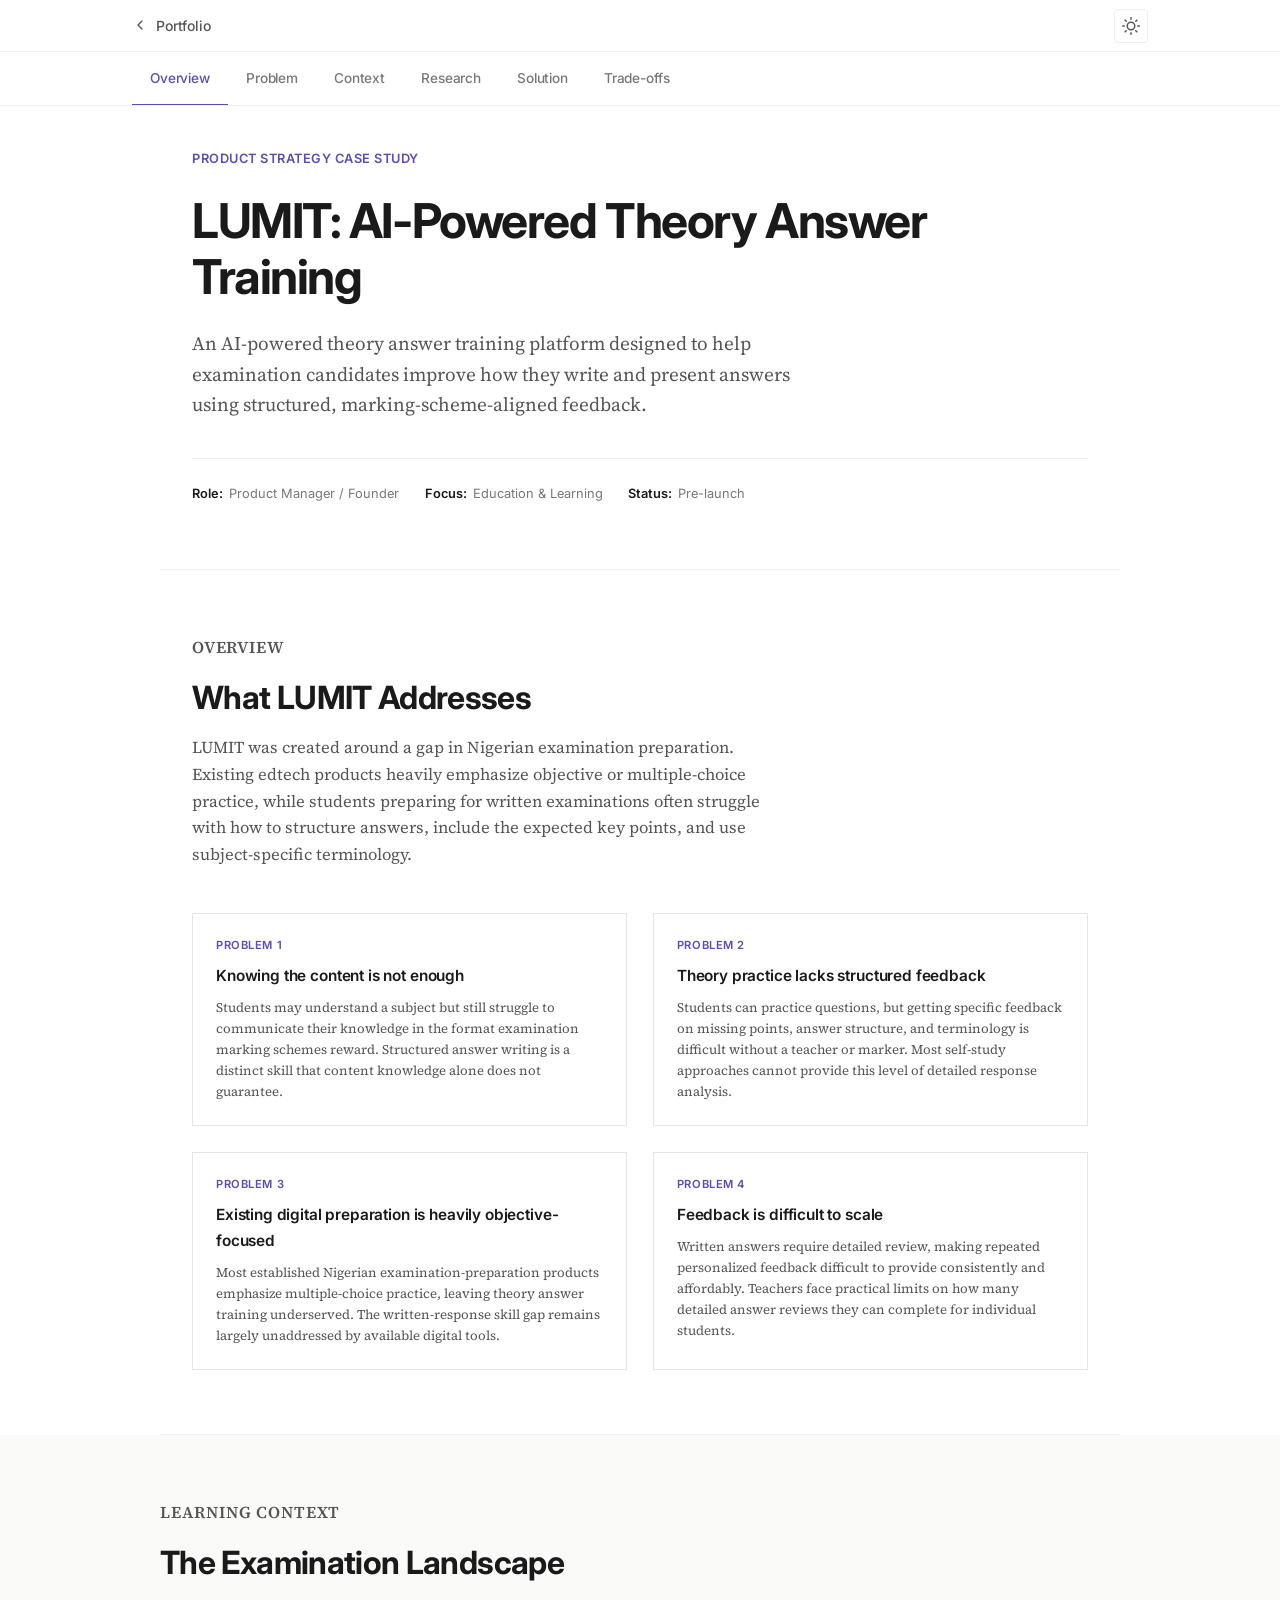
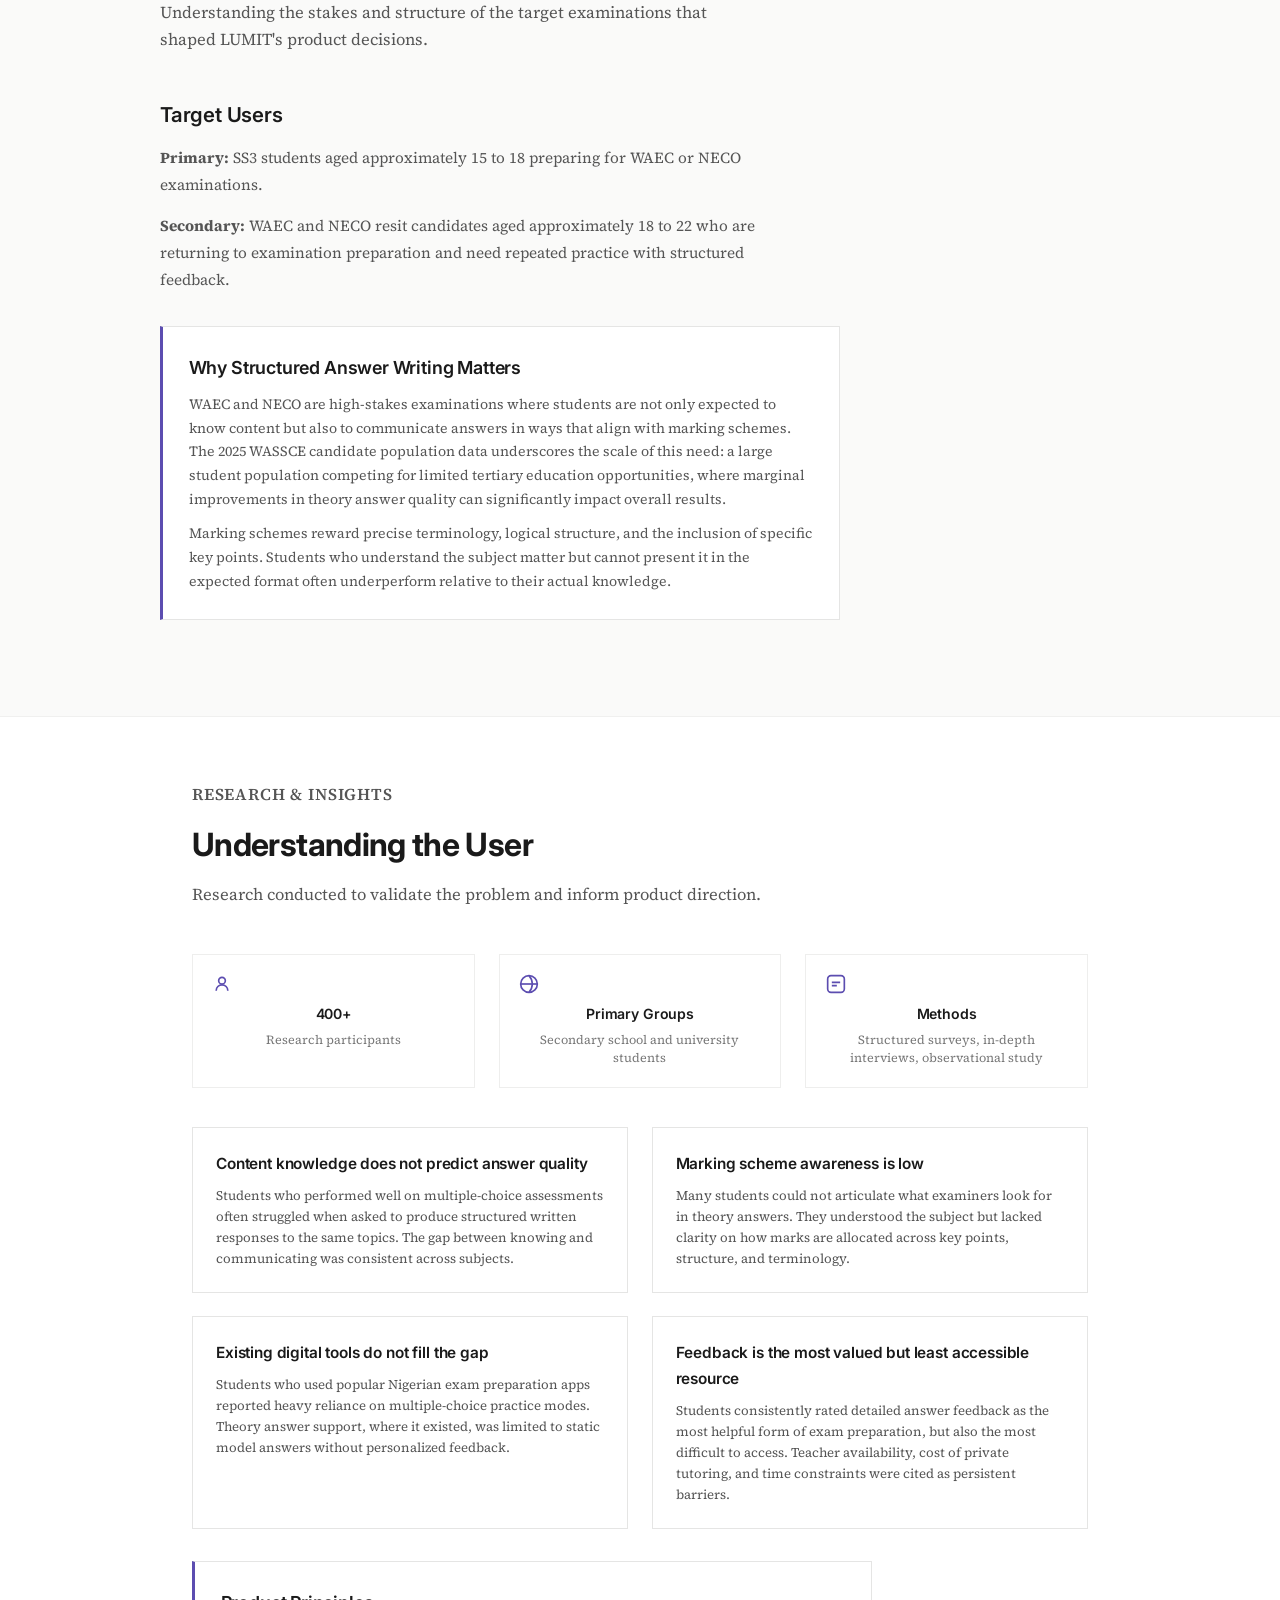
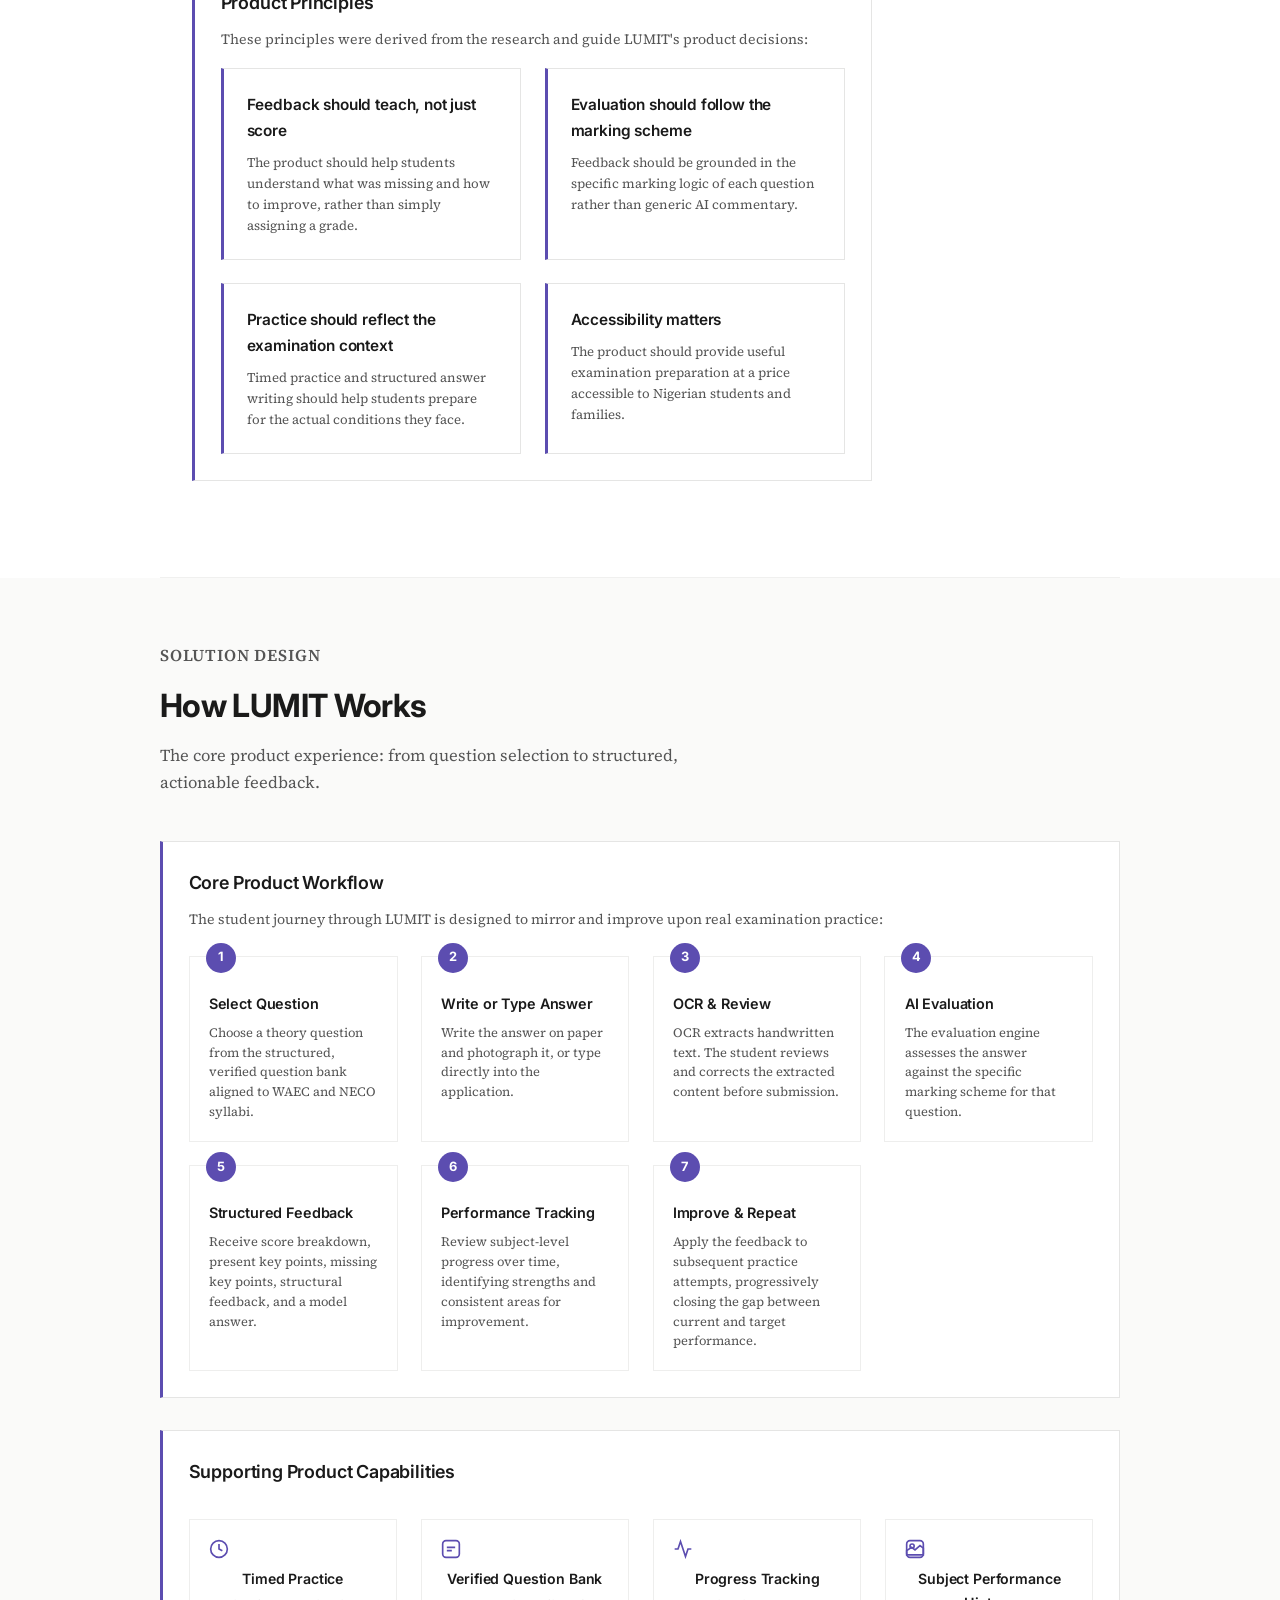
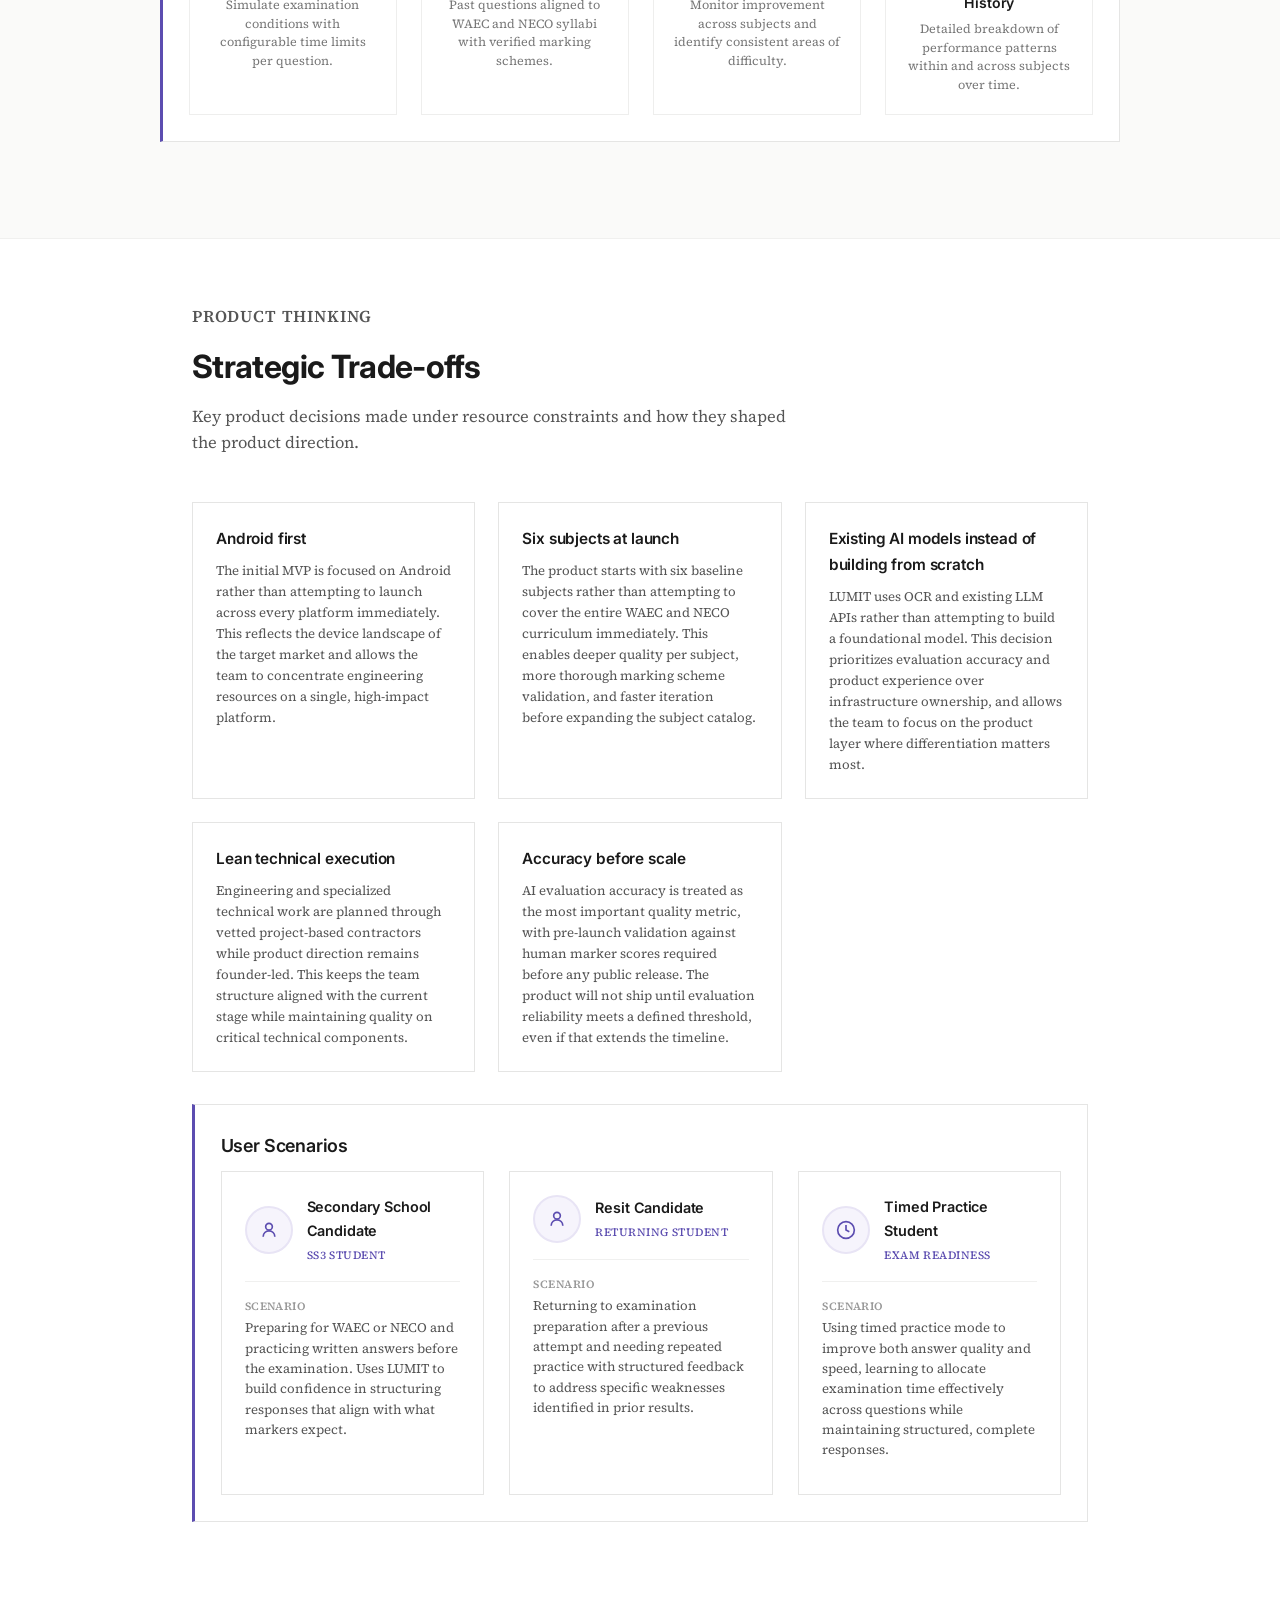
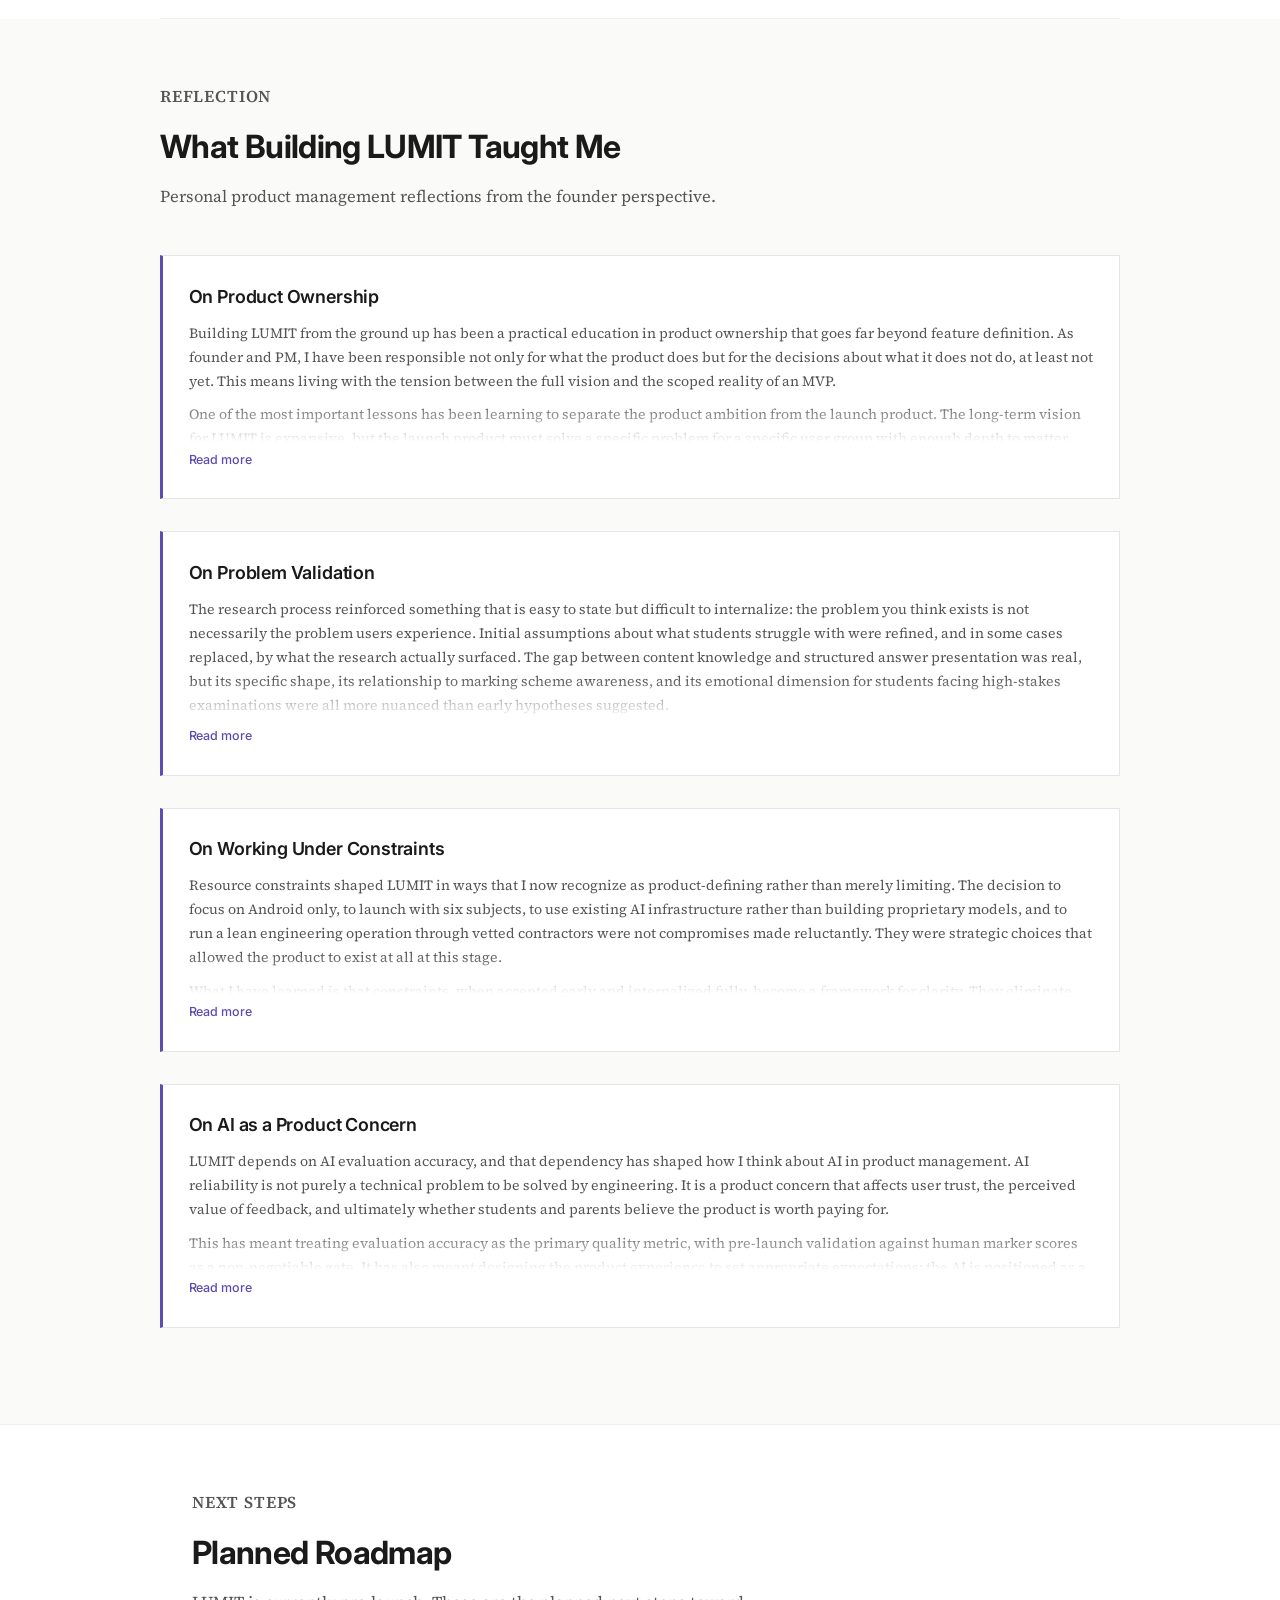
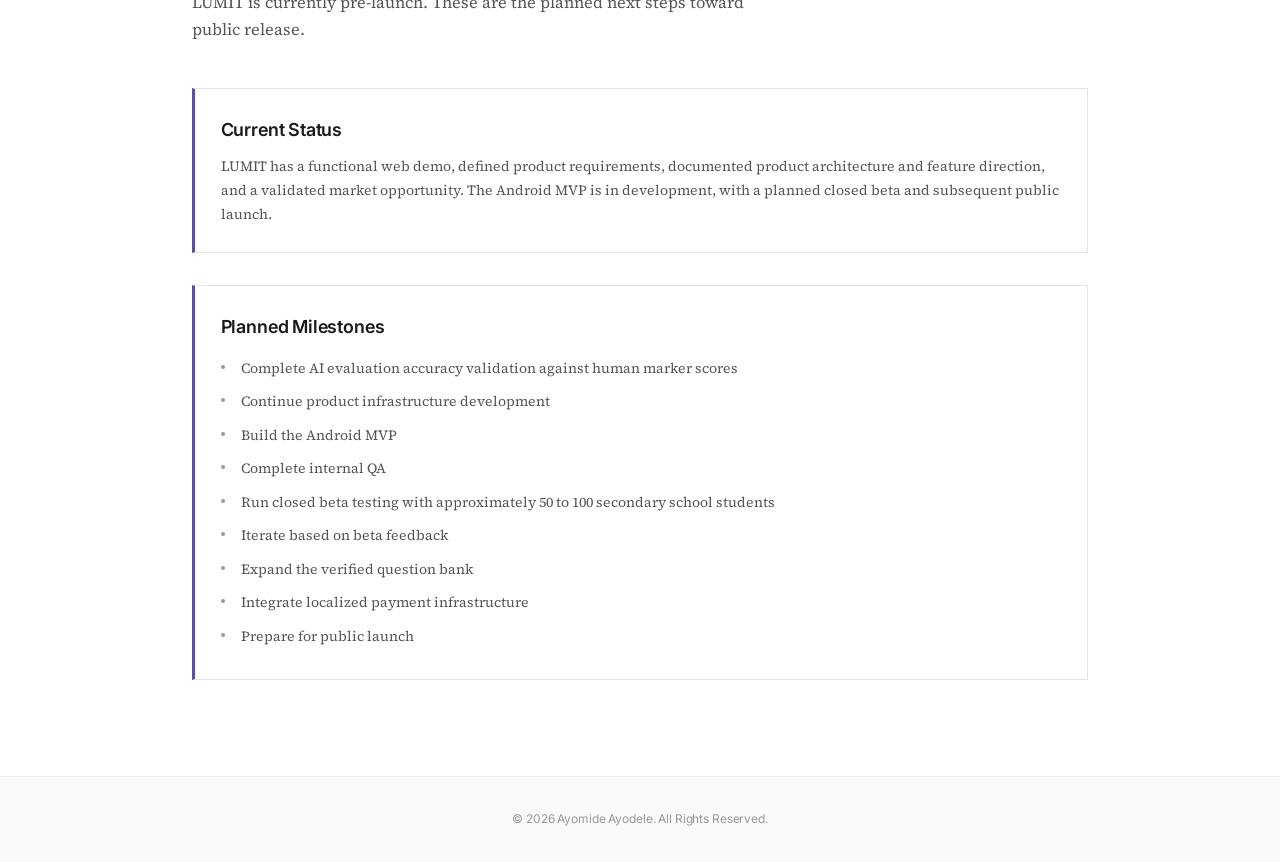
<file: lumit.html>
<!DOCTYPE html>
<html lang="en">
<head>
    <meta charset="UTF-8">
    <meta name="viewport" content="width=device-width, initial-scale=1.0, user-scalable=yes">
    <title>LUMIT | AI-Powered Theory Answer Training | Product Case Study</title>
    <link rel="preconnect" href="https://fonts.googleapis.com">
    <link rel="preconnect" href="https://fonts.gstatic.com" crossorigin>
    <link href="https://fonts.googleapis.com/css2?family=Inter:wght@400;500;600;700&family=Source+Serif+4:ital,opsz,wght@0,8..60,400;0,8..60,500;0,8..60,600;1,8..60,400&display=swap" rel="stylesheet">
    <style>
        :root {
            --bg-primary: #ffffff;
            --bg-secondary: #fafaf9;
            --bg-tertiary: #f5f5f4;
            --text-primary: #1a1a1a;
            --text-secondary: #555555;
            --text-tertiary: #787878;
            --text-muted: #999999;
            --border-primary: #e5e5e4;
            --border-secondary: #eeeeed;
            --border-subtle: #f0f0ef;
            --accent: #5C4DB0;
            --accent-subtle: #f6f4fc;
            --accent-muted: #e8e4f5;
            --accent-hover: #4A3D8F;
            --accent-text: #5C4DB0;
            --shadow-sm: 0 1px 2px rgba(0, 0, 0, 0.04);
            --shadow-md: 0 2px 8px rgba(0, 0, 0, 0.06);
            --radius-sm: 4px;
            --radius-md: 6px;
            --radius-lg: 10px;
            --transition-fast: 0.15s ease;
            --transition-smooth: 0.25s ease;
            --font-sans: 'Inter', system-ui, -apple-system, sans-serif;
            --font-serif: 'Source Serif 4', Georgia, 'Times New Roman', serif;
            --max-content: 720px;
            --max-wide: 960px;
            --max-grid: 1080px;
        }

        body.dark-mode {
            --bg-primary: #1c1c1c;
            --bg-secondary: #222222;
            --bg-tertiary: #292929;
            --text-primary: #e4e4e4;
            --text-secondary: #b0b0b0;
            --text-tertiary: #909090;
            --text-muted: #777777;
            --border-primary: #383838;
            --border-secondary: #333333;
            --border-subtle: #2e2e2e;
            --accent: #8B7EC8;
            --accent-subtle: #1e1b2e;
            --accent-muted: #2a2640;
            --accent-hover: #9D92D4;
            --accent-text: #8B7EC8;
            --shadow-sm: 0 1px 2px rgba(0, 0, 0, 0.2);
            --shadow-md: 0 2px 8px rgba(0, 0, 0, 0.3);
        }

        @media (prefers-color-scheme: dark) {
            body:not(.light-mode) {
                --bg-primary: #1c1c1c;
                --bg-secondary: #222222;
                --bg-tertiary: #292929;
                --text-primary: #e4e4e4;
                --text-secondary: #b0b0b0;
                --text-tertiary: #909090;
                --text-muted: #777777;
                --border-primary: #383838;
                --border-secondary: #333333;
                --border-subtle: #2e2e2e;
                --accent: #8B7EC8;
                --accent-subtle: #1e1b2e;
                --accent-muted: #2a2640;
                --accent-hover: #9D92D4;
                --accent-text: #8B7EC8;
                --shadow-sm: 0 1px 2px rgba(0, 0, 0, 0.2);
                --shadow-md: 0 2px 8px rgba(0, 0, 0, 0.3);
            }
        }

        *,
        *::before,
        *::after {
            margin: 0;
            padding: 0;
            box-sizing: border-box;
        }

        html {
            scroll-behavior: smooth;
            -webkit-text-size-adjust: 100%;
            text-size-adjust: 100%;
            overflow-x: hidden;
            max-width: 100vw;
        }

        body {
            font-family: var(--font-sans);
            color: var(--text-primary);
            background-color: var(--bg-primary);
            line-height: 1.7;
            -webkit-font-smoothing: antialiased;
            -moz-osx-font-smoothing: grayscale;
            transition: background-color var(--transition-smooth), color var(--transition-smooth);
            min-height: 100vh;
            overflow-x: hidden;
            max-width: 100vw;
            position: relative;
        }

        img,
        svg {
            max-width: 100%;
            height: auto;
            display: block;
        }

        @media (prefers-reduced-motion: reduce) {
            html {
                scroll-behavior: auto;
            }
            *,
            *::before,
            *::after {
                animation-duration: 0.01ms !important;
                animation-iteration-count: 1 !important;
                transition-duration: 0.01ms !important;
            }
        }

        .top-bar {
            position: fixed;
            top: 0;
            left: 0;
            right: 0;
            z-index: 1000;
            background: var(--bg-primary);
            border-bottom: 1px solid var(--border-subtle);
            height: 52px;
            display: flex;
            align-items: center;
            transition: background-color var(--transition-smooth), border-color var(--transition-smooth);
            backdrop-filter: blur(12px);
            -webkit-backdrop-filter: blur(12px);
        }

        .top-bar-inner {
            display: flex;
            align-items: center;
            justify-content: space-between;
            width: 100%;
            max-width: var(--max-grid);
            margin: 0 auto;
            padding: 0 clamp(1rem, 3vw, 2rem);
            height: 100%;
            min-width: 0;
        }

        .back-link {
            display: inline-flex;
            align-items: center;
            gap: 8px;
            text-decoration: none;
            color: var(--text-secondary);
            font-size: clamp(0.8rem, 1.2vw, 0.875rem);
            font-weight: 500;
            transition: color var(--transition-fast);
            letter-spacing: -0.01em;
            white-space: nowrap;
            flex-shrink: 0;
            min-width: 0;
        }

        .back-link:hover {
            color: var(--accent-text);
        }

        .back-link svg {
            width: 16px;
            height: 16px;
            flex-shrink: 0;
            transition: transform var(--transition-fast);
        }

        .back-link:hover svg {
            transform: translateX(-2px);
        }

        .back-link .back-text {
            display: inline;
        }

        .top-bar-actions {
            display: flex;
            align-items: center;
            gap: 4px;
            flex-shrink: 0;
            min-width: 0;
        }

        .theme-toggle-desktop {
            background: none;
            border: 1px solid var(--border-secondary);
            cursor: pointer;
            color: var(--text-secondary);
            padding: 7px;
            border-radius: var(--radius-sm);
            width: 34px;
            height: 34px;
            display: flex;
            align-items: center;
            justify-content: center;
            transition: all var(--transition-fast);
            flex-shrink: 0;
        }

        .theme-toggle-desktop:hover {
            color: var(--text-primary);
            border-color: var(--border-primary);
            background: var(--bg-tertiary);
        }

        .theme-toggle-desktop svg {
            width: 20px;
            height: 20px;
        }

        .hamburger-btn {
            display: none;
            background: none;
            border: 1px solid var(--border-secondary);
            cursor: pointer;
            color: var(--text-secondary);
            padding: 7px;
            border-radius: var(--radius-sm);
            width: 34px;
            height: 34px;
            align-items: center;
            justify-content: center;
            transition: all var(--transition-fast);
            flex-shrink: 0;
        }

        .hamburger-btn:hover {
            color: var(--text-primary);
            border-color: var(--border-primary);
            background: var(--bg-tertiary);
        }

        .hamburger-btn svg {
            width: 18px;
            height: 18px;
        }

        .mobile-menu {
            display: none;
            position: fixed;
            top: 52px;
            right: 0;
            width: 260px;
            max-width: 100vw;
            background: var(--bg-primary);
            border-left: 1px solid var(--border-primary);
            border-bottom: 1px solid var(--border-primary);
            box-shadow: var(--shadow-md);
            z-index: 999;
            flex-direction: column;
            padding: 1rem 0;
            transform: translateX(100%);
            transition: transform 0.3s ease;
            max-height: calc(100vh - 52px);
            overflow-y: auto;
        }

        .mobile-menu.open {
            transform: translateX(0);
        }

        .mobile-menu a {
            display: block;
            padding: 0.8rem 1.5rem;
            text-decoration: none;
            color: var(--text-secondary);
            font-size: 0.95rem;
            font-weight: 500;
            border-bottom: 1px solid var(--border-subtle);
            transition: background var(--transition-fast);
            white-space: nowrap;
        }

        .mobile-menu a:hover {
            background: var(--bg-tertiary);
            color: var(--text-primary);
        }

        .mobile-menu .mobile-theme-toggle {
            display: flex;
            align-items: center;
            justify-content: flex-start;
            padding: 0.8rem 1.5rem;
            background: none;
            border: none;
            border-bottom: 1px solid var(--border-subtle);
            color: var(--text-secondary);
            font-size: 0.95rem;
            font-weight: 500;
            cursor: pointer;
            width: 100%;
            text-align: left;
            gap: 0;
            transition: background var(--transition-fast);
            font-family: var(--font-sans);
        }

        .mobile-menu .mobile-theme-toggle:hover {
            background: var(--bg-tertiary);
            color: var(--text-primary);
        }

        .mobile-menu .mobile-theme-toggle svg {
            width: 18px;
            height: 18px;
            flex-shrink: 0;
        }

        .case-nav {
            position: sticky;
            top: 52px;
            z-index: 998;
            background: var(--bg-primary);
            border-bottom: 1px solid var(--border-subtle);
            transition: background-color var(--transition-smooth), border-color var(--transition-smooth);
            overflow-x: auto;
            -webkit-overflow-scrolling: touch;
        }

        .case-nav-inner {
            max-width: var(--max-grid);
            margin: 0 auto;
            padding: 0 clamp(1rem, 3vw, 2rem);
            display: flex;
            gap: 0;
            scrollbar-width: none;
            -ms-overflow-style: none;
            min-width: 0;
        }

        .case-nav-inner::-webkit-scrollbar {
            display: none;
        }

        .case-nav-link {
            display: inline-block;
            padding: 14px 18px;
            text-decoration: none;
            color: var(--text-tertiary);
            font-size: clamp(0.78rem, 1.1vw, 0.85rem);
            font-weight: 500;
            white-space: nowrap;
            border-bottom: 2px solid transparent;
            transition: all var(--transition-fast);
            letter-spacing: -0.01em;
            position: relative;
            top: 1px;
            flex-shrink: 0;
        }

        .case-nav-link:hover {
            color: var(--text-primary);
        }

        .case-nav-link.active {
            color: var(--accent-text);
            border-bottom-color: var(--accent);
        }

        .page-content {
            padding-top: 0;
            min-width: 0;
        }

        .hero {
            padding: clamp(3rem, 7vw, 6rem) clamp(1rem, 3vw, 2rem) clamp(2.5rem, 5vw, 4.5rem);
            max-width: var(--max-wide);
            margin: 0 auto;
            border-bottom: 1px solid var(--border-subtle);
            min-width: 0;
        }

        .hero-label {
            display: inline-block;
            font-size: clamp(0.75rem, 1vw, 0.8rem);
            font-weight: 600;
            letter-spacing: 0.04em;
            text-transform: uppercase;
            color: var(--accent-text);
            margin-bottom: clamp(1rem, 2vw, 1.5rem);
        }

        .hero h1 {
            font-family: var(--font-sans);
            font-size: clamp(1.8rem, 4.5vw, 3rem);
            font-weight: 700;
            line-height: 1.15;
            letter-spacing: -0.03em;
            color: var(--text-primary);
            margin-bottom: clamp(1rem, 2vw, 1.5rem);
            max-width: 100%;
            word-wrap: break-word;
            overflow-wrap: break-word;
            hyphens: auto;
        }

        .hero-subtitle {
            font-family: var(--font-serif);
            font-size: clamp(1rem, 1.6vw, 1.2rem);
            line-height: 1.6;
            color: var(--text-secondary);
            max-width: 620px;
            font-weight: 400;
            word-wrap: break-word;
            overflow-wrap: break-word;
        }

        .hero-meta {
            display: flex;
            flex-wrap: wrap;
            gap: clamp(1rem, 2vw, 2rem);
            margin-top: clamp(1.5rem, 3vw, 2.5rem);
            padding-top: clamp(1rem, 2vw, 1.5rem);
            border-top: 1px solid var(--border-subtle);
            min-width: 0;
        }

        .hero-meta-item {
            font-size: clamp(0.78rem, 1vw, 0.85rem);
            color: var(--text-tertiary);
            display: flex;
            align-items: center;
            gap: 6px;
            white-space: nowrap;
            min-width: 0;
        }

        .hero-meta-item strong {
            color: var(--text-primary);
            font-weight: 600;
        }

        .section {
            padding: clamp(2.5rem, 5vw, 4.5rem) clamp(1rem, 3vw, 2rem);
            max-width: var(--max-wide);
            margin: 0 auto;
            border-bottom: 1px solid var(--border-subtle);
            min-width: 0;
        }

        .section:last-of-type {
            border-bottom: none;
        }

        .section-alt {
            background: var(--bg-secondary);
            max-width: none;
            border-bottom: 1px solid var(--border-subtle);
            padding: clamp(2.5rem, 5vw, 4.5rem) clamp(1rem, 3vw, 2rem);
        }

        .section-alt .section-inner {
            max-width: var(--max-wide);
            margin: 0 auto;
            padding: 0;
            min-width: 0;
        }

        .section-header {
            margin-bottom: clamp(2rem, 3.5vw, 2.8rem);
            min-width: 0;
        }

        .section-tag {
            display: inline-block;
            font-size: clamp(0.7rem, 0.9vw, 0.75rem);
            font-weight: 600;
            letter-spacing: 0.05em;
            text-transform: uppercase;
            color: var(--accent-text);
            margin-bottom: 0.6rem;
        }

        .section-header h2 {
            font-family: var(--font-sans);
            font-size: clamp(1.4rem, 3vw, 2rem);
            font-weight: 700;
            letter-spacing: -0.02em;
            color: var(--text-primary);
            margin-bottom: 0.6rem;
            max-width: 100%;
            word-wrap: break-word;
            overflow-wrap: break-word;
            hyphens: auto;
        }

        .section-header p {
            font-family: var(--font-serif);
            font-size: clamp(0.95rem, 1.3vw, 1.05rem);
            color: var(--text-secondary);
            max-width: 600px;
            line-height: 1.6;
            word-wrap: break-word;
            overflow-wrap: break-word;
        }

        .prose-block {
            margin-bottom: clamp(1.5rem, 2.5vw, 2rem);
        }

        .prose-block h3 {
            font-family: var(--font-sans);
            font-size: clamp(1.1rem, 1.6vw, 1.3rem);
            font-weight: 600;
            letter-spacing: -0.01em;
            color: var(--text-primary);
            margin-bottom: 0.75rem;
        }

        .prose-block p {
            font-family: var(--font-serif);
            font-size: clamp(0.9rem, 1.2vw, 1rem);
            color: var(--text-secondary);
            line-height: 1.75;
            margin-bottom: 0.9rem;
            max-width: 640px;
            word-wrap: break-word;
            overflow-wrap: break-word;
        }

        .prose-block ul {
            list-style: none;
            padding: 0;
            margin: 0.75rem 0 1rem;
            max-width: 620px;
        }

        .prose-block ul li {
            font-family: var(--font-serif);
            font-size: clamp(0.9rem, 1.2vw, 1rem);
            color: var(--text-secondary);
            line-height: 1.7;
            padding: 0.35rem 0 0.35rem 1.4rem;
            position: relative;
            word-wrap: break-word;
            overflow-wrap: break-word;
        }

        .prose-block ul li::before {
            content: '';
            position: absolute;
            left: 0;
            top: 0.85rem;
            width: 5px;
            height: 5px;
            border-radius: 50%;
            background: var(--accent-muted);
            border: 1px solid var(--accent);
        }

        .bordered-block {
            border: 1px solid var(--border-primary);
            border-left: 3px solid var(--accent);
            padding: clamp(1.2rem, 2vw, 1.8rem);
            margin-bottom: clamp(1.5rem, 2.5vw, 2rem);
            background: var(--bg-primary);
            transition: background-color var(--transition-smooth), border-color var(--transition-smooth);
            min-width: 0;
        }

        .bordered-block h3 {
            font-family: var(--font-sans);
            font-size: clamp(1rem, 1.4vw, 1.15rem);
            font-weight: 600;
            letter-spacing: -0.01em;
            color: var(--text-primary);
            margin-bottom: 0.6rem;
            word-wrap: break-word;
            overflow-wrap: break-word;
        }

        .bordered-block p {
            font-family: var(--font-serif);
            font-size: clamp(0.88rem, 1.1vw, 0.95rem);
            color: var(--text-secondary);
            line-height: 1.7;
            margin-bottom: 0.6rem;
            word-wrap: break-word;
            overflow-wrap: break-word;
        }

        .bordered-block p:last-child {
            margin-bottom: 0;
        }

        .bordered-block ul {
            list-style: none;
            padding: 0;
            margin: 0.5rem 0 0;
        }

        .bordered-block ul li {
            font-family: var(--font-serif);
            font-size: clamp(0.88rem, 1.1vw, 0.95rem);
            color: var(--text-secondary);
            line-height: 1.7;
            padding: 0.3rem 0 0.3rem 1.3rem;
            position: relative;
            word-wrap: break-word;
            overflow-wrap: break-word;
        }

        .bordered-block ul li::before {
            content: '';
            position: absolute;
            left: 0;
            top: 0.8rem;
            width: 4px;
            height: 4px;
            border-radius: 50%;
            background: var(--text-muted);
        }

        .problem-grid {
            display: grid;
            grid-template-columns: repeat(2, minmax(0, 1fr));
            gap: clamp(1.5rem, 2vw, 2rem);
            margin-bottom: 0;
        }

        .stat-grid {
            display: grid;
            grid-template-columns: repeat(auto-fit, minmax(180px, 1fr));
            gap: clamp(1rem, 2vw, 1.5rem);
            margin-top: clamp(1.5rem, 2.5vw, 2rem);
        }

        .persona-grid {
            display: grid;
            grid-template-columns: repeat(3, minmax(0, 1fr));
            gap: clamp(1.2rem, 2vw, 1.8rem);
            margin-top: clamp(1rem, 2vw, 1.5rem);
        }

        .insight-grid {
            display: grid;
            grid-template-columns: repeat(2, minmax(0, 1fr));
            gap: clamp(1rem, 1.8vw, 1.5rem);
            margin-top: clamp(1rem, 2vw, 1.5rem);
        }

        .principle-grid {
            display: grid;
            grid-template-columns: repeat(2, minmax(0, 1fr));
            gap: clamp(1rem, 1.8vw, 1.5rem);
            margin-top: clamp(1rem, 2vw, 1.5rem);
        }

        .flow-row {
            display: grid;
            grid-template-columns: repeat(4, minmax(0, 1fr));
            gap: clamp(1rem, 1.8vw, 1.5rem);
            margin-top: clamp(1rem, 2vw, 1.5rem);
            counter-reset: flow-counter;
        }

        .tradeoff-grid {
            display: grid;
            grid-template-columns: repeat(3, minmax(0, 1fr));
            gap: clamp(1rem, 1.8vw, 1.5rem);
            margin-top: clamp(1rem, 2vw, 1.5rem);
        }

        .stat-item {
            padding: clamp(1rem, 1.5vw, 1.25rem);
            border: 1px solid var(--border-secondary);
            background: var(--bg-primary);
            text-align: center;
            transition: background-color var(--transition-smooth), border-color var(--transition-smooth);
            min-width: 0;
        }

        .stat-item .stat-icon {
            font-size: 1.3rem;
            margin-bottom: 0.5rem;
            color: var(--accent-text);
        }

        .stat-item h4 {
            font-family: var(--font-sans);
            font-size: clamp(0.85rem, 1.1vw, 0.95rem);
            font-weight: 600;
            color: var(--text-primary);
            margin-bottom: 0.3rem;
            letter-spacing: -0.01em;
        }

        .stat-item p {
            font-family: var(--font-serif);
            font-size: clamp(0.78rem, 0.95vw, 0.85rem);
            color: var(--text-tertiary);
            line-height: 1.5;
        }

        .problem-card {
            border: 1px solid var(--border-primary);
            padding: clamp(1.2rem, 1.8vw, 1.6rem);
            background: var(--bg-primary);
            transition: background-color var(--transition-smooth), border-color var(--transition-smooth);
            min-width: 0;
        }

        .problem-card .problem-num {
            font-family: var(--font-sans);
            font-size: 0.7rem;
            font-weight: 600;
            letter-spacing: 0.05em;
            text-transform: uppercase;
            color: var(--accent-text);
            margin-bottom: 0.5rem;
        }

        .problem-card h4 {
            font-family: var(--font-sans);
            font-size: clamp(0.95rem, 1.2vw, 1.05rem);
            font-weight: 600;
            color: var(--text-primary);
            letter-spacing: -0.01em;
            margin-bottom: 0.5rem;
        }

        .problem-card p {
            font-family: var(--font-serif);
            font-size: clamp(0.82rem, 1vw, 0.9rem);
            color: var(--text-secondary);
            line-height: 1.6;
            word-wrap: break-word;
            overflow-wrap: break-word;
        }

        .insight-item {
            border: 1px solid var(--border-primary);
            padding: clamp(1.2rem, 1.8vw, 1.6rem);
            background: var(--bg-primary);
            transition: background-color var(--transition-smooth), border-color var(--transition-smooth);
            min-width: 0;
        }

        .insight-item h4 {
            font-family: var(--font-sans);
            font-size: clamp(0.95rem, 1.2vw, 1.05rem);
            font-weight: 600;
            color: var(--text-primary);
            letter-spacing: -0.01em;
            margin-bottom: 0.5rem;
        }

        .insight-item p {
            font-family: var(--font-serif);
            font-size: clamp(0.82rem, 1vw, 0.9rem);
            color: var(--text-secondary);
            line-height: 1.6;
            word-wrap: break-word;
            overflow-wrap: break-word;
        }

        .principle-item {
            border: 1px solid var(--border-primary);
            border-left: 3px solid var(--accent);
            padding: clamp(1.2rem, 1.8vw, 1.6rem);
            background: var(--bg-primary);
            transition: background-color var(--transition-smooth), border-color var(--transition-smooth);
            min-width: 0;
        }

        .principle-item h4 {
            font-family: var(--font-sans);
            font-size: clamp(0.95rem, 1.2vw, 1.05rem);
            font-weight: 600;
            color: var(--text-primary);
            letter-spacing: -0.01em;
            margin-bottom: 0.5rem;
        }

        .principle-item p {
            font-family: var(--font-serif);
            font-size: clamp(0.82rem, 1vw, 0.9rem);
            color: var(--text-secondary);
            line-height: 1.6;
            word-wrap: break-word;
            overflow-wrap: break-word;
        }

        .persona-item {
            border: 1px solid var(--border-primary);
            padding: clamp(1.2rem, 1.8vw, 1.6rem);
            background: var(--bg-primary);
            transition: background-color var(--transition-smooth), border-color var(--transition-smooth);
            min-width: 0;
        }

        .persona-item .persona-head {
            display: flex;
            align-items: center;
            gap: 14px;
            margin-bottom: 1rem;
            padding-bottom: 1rem;
            border-bottom: 1px solid var(--border-subtle);
            min-width: 0;
        }

        .persona-avatar {
            width: 48px;
            height: 48px;
            border-radius: 50%;
            background: var(--accent-subtle);
            color: var(--accent-text);
            display: flex;
            align-items: center;
            justify-content: center;
            font-size: 1.1rem;
            flex-shrink: 0;
            border: 2px solid var(--accent-muted);
        }

        .persona-head h4 {
            font-family: var(--font-sans);
            font-size: clamp(0.9rem, 1.1vw, 1rem);
            font-weight: 600;
            color: var(--text-primary);
            letter-spacing: -0.01em;
            margin: 0 0 2px;
            min-width: 0;
        }

        .persona-head .persona-role {
            font-size: clamp(0.7rem, 0.85vw, 0.75rem);
            color: var(--accent-text);
            font-weight: 500;
            text-transform: uppercase;
            letter-spacing: 0.04em;
            white-space: nowrap;
        }

        .persona-detail {
            margin-bottom: 0.7rem;
        }

        .persona-detail .detail-label {
            font-size: clamp(0.7rem, 0.8vw, 0.72rem);
            font-weight: 600;
            text-transform: uppercase;
            letter-spacing: 0.04em;
            color: var(--text-muted);
            margin-bottom: 2px;
        }

        .persona-detail p {
            font-family: var(--font-serif);
            font-size: clamp(0.82rem, 1vw, 0.9rem);
            color: var(--text-secondary);
            line-height: 1.55;
            word-wrap: break-word;
            overflow-wrap: break-word;
        }

        .tradeoff-item {
            border: 1px solid var(--border-primary);
            padding: clamp(1.2rem, 1.8vw, 1.6rem);
            background: var(--bg-primary);
            transition: background-color var(--transition-smooth), border-color var(--transition-smooth);
            min-width: 0;
        }

        .tradeoff-item h4 {
            font-family: var(--font-sans);
            font-size: clamp(0.95rem, 1.2vw, 1.05rem);
            font-weight: 600;
            color: var(--text-primary);
            letter-spacing: -0.01em;
            margin-bottom: 0.5rem;
        }

        .tradeoff-item p {
            font-family: var(--font-serif);
            font-size: clamp(0.82rem, 1vw, 0.9rem);
            color: var(--text-secondary);
            line-height: 1.6;
            word-wrap: break-word;
            overflow-wrap: break-word;
        }

        .flow-item {
            position: relative;
            padding: clamp(1rem, 1.5vw, 1.3rem);
            padding-top: 2.2rem;
            border: 1px solid var(--border-secondary);
            background: var(--bg-primary);
            transition: background-color var(--transition-smooth), border-color var(--transition-smooth);
            min-width: 0;
        }

        .flow-item::before {
            counter-increment: flow-counter;
            content: counter(flow-counter);
            position: absolute;
            top: -14px;
            left: 1rem;
            width: 30px;
            height: 30px;
            border-radius: 50%;
            background: var(--accent);
            color: #ffffff;
            font-size: 0.8rem;
            font-weight: 700;
            display: flex;
            align-items: center;
            justify-content: center;
            font-family: var(--font-sans);
            line-height: 1;
            z-index: 1;
        }

        .flow-item h4 {
            font-family: var(--font-sans);
            font-size: clamp(0.9rem, 1.1vw, 0.95rem);
            font-weight: 600;
            color: var(--text-primary);
            letter-spacing: -0.01em;
            margin-bottom: 0.4rem;
        }

        .flow-item p {
            font-family: var(--font-serif);
            font-size: clamp(0.8rem, 0.95vw, 0.87rem);
            color: var(--text-secondary);
            line-height: 1.55;
            word-wrap: break-word;
            overflow-wrap: break-word;
        }

        .expandable-content {
            overflow: hidden;
            transition: max-height 0.4s ease;
        }

        .expandable-content.truncated {
            max-height: 120px;
            position: relative;
        }

        .expandable-content.truncated::after {
            content: '';
            position: absolute;
            bottom: 0;
            left: 0;
            width: 100%;
            height: 40px;
            background: linear-gradient(to bottom, transparent, var(--bg-primary));
            pointer-events: none;
        }

        body.dark-mode .expandable-content.truncated::after {
            background: linear-gradient(to bottom, transparent, var(--bg-primary));
        }

        .bordered-block .expandable-content.truncated::after {
            background: linear-gradient(to bottom, transparent, var(--bg-primary));
        }
        body.dark-mode .bordered-block .expandable-content.truncated::after {
            background: linear-gradient(to bottom, transparent, var(--bg-primary));
        }

        .read-more-btn {
            display: inline-block;
            background: none;
            border: none;
            color: var(--accent-text);
            font-family: var(--font-sans);
            font-size: clamp(0.78rem, 0.95vw, 0.82rem);
            font-weight: 500;
            cursor: pointer;
            padding: 6px 0;
            margin-top: 4px;
            letter-spacing: -0.01em;
            transition: color var(--transition-fast);
            text-decoration: underline;
            text-underline-offset: 3px;
            text-decoration-color: transparent;
        }

        .read-more-btn:hover {
            color: var(--accent-hover);
            text-decoration-color: var(--accent-hover);
        }

        .case-footer {
            background: var(--bg-secondary);
            border-top: 1px solid var(--border-subtle);
            padding: clamp(1.5rem, 2.5vw, 2rem) clamp(1rem, 3vw, 2rem);
            text-align: center;
        }

        .case-footer .copyright {
            font-size: clamp(0.75rem, 0.9vw, 0.8rem);
            color: var(--text-muted);
            letter-spacing: -0.01em;
        }

        @media (max-width: 1024px) {
            .persona-grid,
            .tradeoff-grid {
                grid-template-columns: repeat(2, minmax(0, 1fr));
            }
            .flow-row {
                grid-template-columns: repeat(2, minmax(0, 1fr));
            }
            .insight-grid,
            .principle-grid {
                grid-template-columns: repeat(2, minmax(0, 1fr));
            }
        }

        @media (max-width: 768px) {
            .back-link .back-text {
                display: none;
            }
            .theme-toggle-desktop {
                display: none;
            }
            .hamburger-btn {
                display: flex;
            }
            .mobile-menu {
                display: flex;
            }
            .case-nav {
                display: none;
            }
            .problem-grid {
                grid-template-columns: repeat(2, minmax(0, 1fr));
                gap: 0.5rem;
            }
            .hero-meta {
                flex-direction: column;
                gap: 0.5rem;
            }
            .hero-meta-item {
                white-space: normal;
            }
            .stat-grid {
                grid-template-columns: repeat(2, 1fr);
                gap: 0.75rem;
            }
        }

        @media (max-width: 640px) {
            .hero {
                padding-top: 5rem;
            }

            .flow-row {
                display: flex;
                flex-wrap: nowrap;
                overflow-x: auto;
                overflow-y: visible;
                scroll-snap-type: x mandatory;
                -webkit-overflow-scrolling: touch;
                scrollbar-width: none;
                -ms-overflow-style: none;
                gap: 0.75rem;
                padding-bottom: 0.6rem;
                counter-reset: flow-counter;
            }
            .flow-row::-webkit-scrollbar {
                display: none;
            }
            .flow-row .flow-item {
                flex: 0 0 78%;
                min-width: 250px;
                scroll-snap-align: start;
            }

            .tradeoff-grid {
                display: flex;
                flex-wrap: nowrap;
                overflow-x: auto;
                scroll-snap-type: x mandatory;
                -webkit-overflow-scrolling: touch;
                scrollbar-width: none;
                -ms-overflow-style: none;
                gap: 0.75rem;
                padding-bottom: 0.6rem;
            }
            .tradeoff-grid::-webkit-scrollbar {
                display: none;
            }
            .tradeoff-grid .tradeoff-item {
                flex: 0 0 78%;
                min-width: 260px;
                scroll-snap-align: start;
            }

            .persona-grid {
                display: flex;
                flex-wrap: nowrap;
                overflow-x: auto;
                scroll-snap-type: x mandatory;
                -webkit-overflow-scrolling: touch;
                scrollbar-width: none;
                -ms-overflow-style: none;
                gap: 0.75rem;
                padding-bottom: 0.6rem;
            }
            .persona-grid::-webkit-scrollbar {
                display: none;
            }
            .persona-grid .persona-item {
                flex: 0 0 78%;
                min-width: 260px;
                scroll-snap-align: start;
            }

            .problem-grid {
                gap: 0.5rem;
            }
            .insight-grid {
                grid-template-columns: repeat(2, minmax(0, 1fr));
                gap: 0.5rem;
            }
            .principle-grid {
                grid-template-columns: 1fr;
                gap: 0.5rem;
            }
            .persona-item {
                padding: 0.7rem;
            }
            .persona-item .persona-head {
                gap: 8px;
                margin-bottom: 0.6rem;
                padding-bottom: 0.6rem;
                flex-wrap: wrap;
            }
            .persona-avatar {
                width: 32px;
                height: 32px;
                font-size: 0.8rem;
            }
            .persona-head h4 {
                font-size: 0.78rem;
            }
            .persona-head .persona-role {
                font-size: 0.65rem;
                white-space: normal;
            }
            .persona-detail {
                margin-bottom: 0.4rem;
            }
            .persona-detail .detail-label {
                font-size: 0.62rem;
            }
            .persona-detail p {
                font-size: 0.7rem;
            }
            .problem-card {
                padding: 0.7rem;
            }
            .problem-card h4 {
                font-size: 0.78rem;
            }
            .problem-card p {
                font-size: 0.7rem;
            }
            .insight-item {
                padding: 0.7rem;
            }
            .insight-item h4 {
                font-size: 0.78rem;
            }
            .insight-item p {
                font-size: 0.7rem;
            }
            .principle-item {
                padding: 0.7rem;
            }
            .principle-item h4 {
                font-size: 0.78rem;
            }
            .principle-item p {
                font-size: 0.7rem;
            }
            .tradeoff-item {
                padding: 0.7rem;
            }
            .tradeoff-item h4 {
                font-size: 0.78rem;
            }
            .tradeoff-item p {
                font-size: 0.7rem;
            }
            .flow-item {
                padding: 0.7rem;
                padding-top: 1.8rem;
            }
            .flow-item h4 {
                font-size: 0.78rem;
            }
            .flow-item p {
                font-size: 0.7rem;
            }
            .flow-item::before {
                width: 24px;
                height: 24px;
                font-size: 0.7rem;
                top: -12px;
                left: 0.5rem;
            }
        }

        @media (max-width: 480px) {
            .stat-grid {
                grid-template-columns: 1fr 1fr;
                gap: 0.6rem;
            }
            .hero h1 {
                font-size: clamp(1.4rem, 7vw, 1.8rem);
            }
            .section-header h2 {
                font-size: clamp(1.2rem, 5vw, 1.5rem);
            }
            .mobile-menu {
                width: 100%;
                right: 0;
            }
            .flow-row .flow-item {
                flex: 0 0 80%;
                min-width: 240px;
            }
            .tradeoff-grid .tradeoff-item {
                flex: 0 0 82%;
                min-width: 250px;
            }
            .persona-grid .persona-item {
                flex: 0 0 82%;
                min-width: 250px;
            }
            .persona-item {
                padding: 0.5rem;
            }
            .persona-avatar {
                width: 28px;
                height: 28px;
                font-size: 0.7rem;
                border-width: 1px;
            }
            .persona-item .persona-head {
                gap: 5px;
                margin-bottom: 0.4rem;
                padding-bottom: 0.4rem;
            }
            .persona-head h4 {
                font-size: 0.7rem;
            }
            .persona-head .persona-role {
                font-size: 0.58rem;
            }
            .persona-detail .detail-label {
                font-size: 0.55rem;
            }
            .persona-detail p {
                font-size: 0.65rem;
            }
            .problem-card {
                padding: 0.5rem;
            }
            .problem-card h4 {
                font-size: 0.7rem;
            }
            .problem-card p {
                font-size: 0.65rem;
            }
            .insight-item {
                padding: 0.5rem;
            }
            .insight-item h4 {
                font-size: 0.7rem;
            }
            .insight-item p {
                font-size: 0.65rem;
            }
            .principle-item {
                padding: 0.5rem;
            }
            .principle-item h4 {
                font-size: 0.7rem;
            }
            .principle-item p {
                font-size: 0.65rem;
            }
            .tradeoff-item {
                padding: 0.5rem;
            }
            .tradeoff-item h4 {
                font-size: 0.7rem;
            }
            .tradeoff-item p {
                font-size: 0.65rem;
            }
        }

        @media (max-width: 360px) {
            .stat-grid {
                grid-template-columns: 1fr;
            }
            .flow-row .flow-item {
                flex: 0 0 82%;
                min-width: 220px;
            }
            .tradeoff-grid .tradeoff-item {
                flex: 0 0 84%;
                min-width: 230px;
            }
            .persona-grid .persona-item {
                flex: 0 0 84%;
                min-width: 230px;
            }
            .persona-item {
                padding: 0.4rem;
            }
            .persona-avatar {
                width: 24px;
                height: 24px;
                font-size: 0.6rem;
            }
            .persona-item .persona-head {
                gap: 3px;
                margin-bottom: 0.3rem;
                padding-bottom: 0.3rem;
            }
            .persona-head h4 {
                font-size: 0.65rem;
            }
            .persona-head .persona-role {
                font-size: 0.52rem;
            }
            .persona-detail .detail-label {
                font-size: 0.5rem;
            }
            .persona-detail p {
                font-size: 0.6rem;
            }
            .problem-card {
                padding: 0.4rem;
            }
            .problem-card h4 {
                font-size: 0.65rem;
            }
            .problem-card p {
                font-size: 0.6rem;
            }
            .insight-item {
                padding: 0.4rem;
            }
            .insight-item h4 {
                font-size: 0.65rem;
            }
            .insight-item p {
                font-size: 0.6rem;
            }
            .principle-item {
                padding: 0.4rem;
            }
            .principle-item h4 {
                font-size: 0.65rem;
            }
            .principle-item p {
                font-size: 0.6rem;
            }
            .tradeoff-item {
                padding: 0.4rem;
            }
            .tradeoff-item h4 {
                font-size: 0.65rem;
            }
            .tradeoff-item p {
                font-size: 0.6rem;
            }
        }

        a:focus-visible,
        button:focus-visible {
            outline: 2px solid var(--accent);
            outline-offset: 3px;
            border-radius: 2px;
        }

        .case-nav-link:focus-visible {
            outline-offset: -2px;
            border-radius: 0;
        }

        @media print {
            .top-bar,
            .case-nav,
            .theme-toggle-desktop,
            .hamburger-btn,
            .mobile-menu {
                display: none !important;
            }
            body {
                font-size: 12pt;
                color: #000;
                background: #fff;
            }
            .section {
                page-break-inside: avoid;
                border-bottom: 1px solid #ccc;
                padding: 1.5rem 0;
            }
            .hero {
                border-bottom: 1px solid #ccc;
                padding: 1rem 0;
            }
            .bordered-block,
            .persona-item,
            .problem-card,
            .insight-item,
            .principle-item,
            .tradeoff-item,
            .flow-item,
            .stat-item {
                border: 1px solid #ccc;
                box-shadow: none;
            }
        }
    </style>
</head>
<body>
    <header class="top-bar" id="topBar" role="banner">
        <div class="top-bar-inner">
            <a href="index.html" class="back-link" aria-label="Back to portfolio">
                <svg viewBox="0 0 24 24" fill="none" stroke="currentColor" stroke-width="2" stroke-linecap="round" stroke-linejoin="round"><polyline points="15 18 9 12 15 6"/></svg>
                <span class="back-text">Portfolio</span>
            </a>
            <div class="top-bar-actions">
                <button class="theme-toggle-desktop" id="themeToggleDesktop" aria-label="Toggle theme" title="Toggle theme">
                    <svg viewBox="0 0 24 24" fill="none" stroke="currentColor" stroke-width="2" stroke-linecap="round" stroke-linejoin="round"><circle cx="12" cy="12" r="5"/><line x1="12" y1="1" x2="12" y2="3"/><line x1="12" y1="21" x2="12" y2="23"/><line x1="4.22" y1="4.22" x2="5.64" y2="5.64"/><line x1="18.36" y1="18.36" x2="19.78" y2="19.78"/><line x1="1" y1="12" x2="3" y2="12"/><line x1="21" y1="12" x2="23" y2="12"/><line x1="4.22" y1="19.78" x2="5.64" y2="18.36"/><line x1="18.36" y1="5.64" x2="19.78" y2="4.22"/></svg>
                </button>
                <button class="hamburger-btn" id="hamburgerBtn" aria-label="Menu" aria-expanded="false" aria-controls="mobileMenu">
                    <svg viewBox="0 0 24 24" fill="none" stroke="currentColor" stroke-width="2" stroke-linecap="round" stroke-linejoin="round"><line x1="3" y1="6" x2="21" y2="6"/><line x1="3" y1="12" x2="21" y2="12"/><line x1="3" y1="18" x2="21" y2="18"/></svg>
                </button>
            </div>
        </div>
    </header>

    <nav class="mobile-menu" id="mobileMenu" aria-label="Mobile navigation">
        <a href="#overview">Overview</a>
        <a href="#problem">Problem</a>
        <a href="#context">Context</a>
        <a href="#research">Research</a>
        <a href="#solution">Solution</a>
        <a href="#tradeoffs">Trade-offs</a>
        <button class="mobile-theme-toggle" id="mobileThemeToggle" aria-label="Toggle theme">
            <svg viewBox="0 0 24 24" width="18" height="18" fill="none" stroke="currentColor" stroke-width="2" stroke-linecap="round" stroke-linejoin="round"><circle cx="12" cy="12" r="5"/><line x1="12" y1="1" x2="12" y2="3"/><line x1="12" y1="21" x2="12" y2="23"/><line x1="4.22" y1="4.22" x2="5.64" y2="5.64"/><line x1="18.36" y1="18.36" x2="19.78" y2="19.78"/><line x1="1" y1="12" x2="3" y2="12"/><line x1="21" y1="12" x2="23" y2="12"/><line x1="4.22" y1="19.78" x2="5.64" y2="18.36"/><line x1="18.36" y1="5.64" x2="19.78" y2="4.22"/></svg>
        </button>
    </nav>

    <nav class="case-nav" id="caseNav" aria-label="Case study sections">
        <div class="case-nav-inner">
            <a href="#overview" class="case-nav-link active">Overview</a>
            <a href="#problem" class="case-nav-link">Problem</a>
            <a href="#context" class="case-nav-link">Context</a>
            <a href="#research" class="case-nav-link">Research</a>
            <a href="#solution" class="case-nav-link">Solution</a>
            <a href="#tradeoffs" class="case-nav-link">Trade-offs</a>
        </div>
    </nav>

    <main class="page-content" id="mainContent">
        <section class="hero" id="overview" aria-labelledby="hero-heading">
            <p class="hero-label">Product Strategy Case Study</p>
            <h1 id="hero-heading">LUMIT: AI-Powered Theory Answer Training</h1>
            <p class="hero-subtitle">
                An AI-powered theory answer training platform designed to help examination candidates improve how they write and present answers using structured, marking-scheme-aligned feedback.
            </p>
            <div class="hero-meta">
                <span class="hero-meta-item"><strong>Role:</strong> Product Manager / Founder</span>
                <span class="hero-meta-item"><strong>Focus:</strong> Education &amp; Learning</span>
                <span class="hero-meta-item"><strong>Status:</strong> Pre-launch</span>
            </div>
        </section>

        <section class="section" id="problem" aria-labelledby="problem-heading">
            <div class="section-header">
                <p class="section-tag">Overview</p>
                <h2 id="problem-heading">What LUMIT Addresses</h2>
                <p>
                    LUMIT was created around a gap in Nigerian examination preparation. Existing edtech products heavily emphasize objective or multiple-choice practice, while students preparing for written examinations often struggle with how to structure answers, include the expected key points, and use subject-specific terminology.
                </p>
            </div>

            <div class="problem-grid">
                <div class="problem-card">
                    <p class="problem-num">Problem 1</p>
                    <h4>Knowing the content is not enough</h4>
                    <p>Students may understand a subject but still struggle to communicate their knowledge in the format examination marking schemes reward. Structured answer writing is a distinct skill that content knowledge alone does not guarantee.</p>
                </div>
                <div class="problem-card">
                    <p class="problem-num">Problem 2</p>
                    <h4>Theory practice lacks structured feedback</h4>
                    <p>Students can practice questions, but getting specific feedback on missing points, answer structure, and terminology is difficult without a teacher or marker. Most self-study approaches cannot provide this level of detailed response analysis.</p>
                </div>
                <div class="problem-card">
                    <p class="problem-num">Problem 3</p>
                    <h4>Existing digital preparation is heavily objective-focused</h4>
                    <p>Most established Nigerian examination-preparation products emphasize multiple-choice practice, leaving theory answer training underserved. The written-response skill gap remains largely unaddressed by available digital tools.</p>
                </div>
                <div class="problem-card">
                    <p class="problem-num">Problem 4</p>
                    <h4>Feedback is difficult to scale</h4>
                    <p>Written answers require detailed review, making repeated personalized feedback difficult to provide consistently and affordably. Teachers face practical limits on how many detailed answer reviews they can complete for individual students.</p>
                </div>
            </div>
        </section>

        <section class="section-alt" id="context" aria-labelledby="context-heading">
            <div class="section-inner">
                <div class="section-header">
                    <p class="section-tag">Learning Context</p>
                    <h2 id="context-heading">The Examination Landscape</h2>
                    <p>
                        Understanding the stakes and structure of the target examinations that shaped LUMIT's product decisions.
                    </p>
                </div>

                <div class="prose-block" style="max-width: 680px;">
                    <h3>Target Users</h3>
                    <p><strong>Primary:</strong> SS3 students aged approximately 15 to 18 preparing for WAEC or NECO examinations.</p>
                    <p><strong>Secondary:</strong> WAEC and NECO resit candidates aged approximately 18 to 22 who are returning to examination preparation and need repeated practice with structured feedback.</p>
                </div>

                <div class="bordered-block" style="max-width: 680px;">
                    <h3>Why Structured Answer Writing Matters</h3>
                    <p>WAEC and NECO are high-stakes examinations where students are not only expected to know content but also to communicate answers in ways that align with marking schemes. The 2025 WASSCE candidate population data underscores the scale of this need: a large student population competing for limited tertiary education opportunities, where marginal improvements in theory answer quality can significantly impact overall results.</p>
                    <p>Marking schemes reward precise terminology, logical structure, and the inclusion of specific key points. Students who understand the subject matter but cannot present it in the expected format often underperform relative to their actual knowledge.</p>
                </div>
            </div>
        </section>

        <section class="section" id="research" aria-labelledby="research-heading">
            <div class="section-header">
                <p class="section-tag">Research &amp; Insights</p>
                <h2 id="research-heading">Understanding the User</h2>
                <p>
                    Research conducted to validate the problem and inform product direction.
                </p>
            </div>

            <div class="stat-grid" id="researchStats">
                <div class="stat-item" id="participantStat">
                    <div class="stat-icon" aria-hidden="true">
                        <svg width="20" height="20" viewBox="0 0 24 24" fill="none" stroke="currentColor" stroke-width="2"><circle cx="12" cy="8" r="4"/><path d="M5 20c0-4 3.1-7 7-7s7 3 7 7"/></svg>
                    </div>
                    <h4 id="participantCount" data-target="400" data-suffix="+">400+</h4>
                    <p>Research participants</p>
                </div>
                <div class="stat-item">
                    <div class="stat-icon" aria-hidden="true">
                        <svg width="20" height="20" viewBox="0 0 24 24" fill="none" stroke="currentColor" stroke-width="2"><circle cx="12" cy="12" r="10"/><path d="M2 12h20"/><path d="M12 2a15.3 15.3 0 0 1 4 10 15.3 15.3 0 0 1-4 10"/></svg>
                    </div>
                    <h4>Primary Groups</h4>
                    <p>Secondary school and university students</p>
                </div>
                <div class="stat-item">
                    <div class="stat-icon" aria-hidden="true">
                        <svg width="20" height="20" viewBox="0 0 24 24" fill="none" stroke="currentColor" stroke-width="2"><rect x="2" y="2" width="20" height="20" rx="4"/><path d="M7 10h10M7 14h6"/></svg>
                    </div>
                    <h4>Methods</h4>
                    <p>Structured surveys, in-depth interviews, observational study</p>
                </div>
            </div>

            <div class="insight-grid" style="margin-top: clamp(2rem, 3vw, 2.5rem);">
                <div class="insight-item">
                    <h4>Content knowledge does not predict answer quality</h4>
                    <p>Students who performed well on multiple-choice assessments often struggled when asked to produce structured written responses to the same topics. The gap between knowing and communicating was consistent across subjects.</p>
                </div>
                <div class="insight-item">
                    <h4>Marking scheme awareness is low</h4>
                    <p>Many students could not articulate what examiners look for in theory answers. They understood the subject but lacked clarity on how marks are allocated across key points, structure, and terminology.</p>
                </div>
                <div class="insight-item">
                    <h4>Existing digital tools do not fill the gap</h4>
                    <p>Students who used popular Nigerian exam preparation apps reported heavy reliance on multiple-choice practice modes. Theory answer support, where it existed, was limited to static model answers without personalized feedback.</p>
                </div>
                <div class="insight-item">
                    <h4>Feedback is the most valued but least accessible resource</h4>
                    <p>Students consistently rated detailed answer feedback as the most helpful form of exam preparation, but also the most difficult to access. Teacher availability, cost of private tutoring, and time constraints were cited as persistent barriers.</p>
                </div>
            </div>

            <div class="bordered-block" style="margin-top: clamp(1.5rem, 2.5vw, 2rem); max-width: 680px;">
                <h3>Product Principles</h3>
                <p>These principles were derived from the research and guide LUMIT's product decisions:</p>
                <div class="principle-grid" style="margin-top: 1rem;">
                    <div class="principle-item">
                        <h4>Feedback should teach, not just score</h4>
                        <p>The product should help students understand what was missing and how to improve, rather than simply assigning a grade.</p>
                    </div>
                    <div class="principle-item">
                        <h4>Evaluation should follow the marking scheme</h4>
                        <p>Feedback should be grounded in the specific marking logic of each question rather than generic AI commentary.</p>
                    </div>
                    <div class="principle-item">
                        <h4>Practice should reflect the examination context</h4>
                        <p>Timed practice and structured answer writing should help students prepare for the actual conditions they face.</p>
                    </div>
                    <div class="principle-item">
                        <h4>Accessibility matters</h4>
                        <p>The product should provide useful examination preparation at a price accessible to Nigerian students and families.</p>
                    </div>
                </div>
            </div>
        </section>

        <section class="section-alt" id="solution" aria-labelledby="solution-heading">
            <div class="section-inner">
                <div class="section-header">
                    <p class="section-tag">Solution Design</p>
                    <h2 id="solution-heading">How LUMIT Works</h2>
                    <p>
                        The core product experience: from question selection to structured, actionable feedback.
                    </p>
                </div>

                <div class="bordered-block">
                    <h3>Core Product Workflow</h3>
                    <p>The student journey through LUMIT is designed to mirror and improve upon real examination practice:</p>
                    <div class="flow-row" style="counter-reset: flow-counter;">
                        <div class="flow-item">
                            <h4>Select Question</h4>
                            <p>Choose a theory question from the structured, verified question bank aligned to WAEC and NECO syllabi.</p>
                        </div>
                        <div class="flow-item">
                            <h4>Write or Type Answer</h4>
                            <p>Write the answer on paper and photograph it, or type directly into the application.</p>
                        </div>
                        <div class="flow-item">
                            <h4>OCR &amp; Review</h4>
                            <p>OCR extracts handwritten text. The student reviews and corrects the extracted content before submission.</p>
                        </div>
                        <div class="flow-item">
                            <h4>AI Evaluation</h4>
                            <p>The evaluation engine assesses the answer against the specific marking scheme for that question.</p>
                        </div>
                        <div class="flow-item">
                            <h4>Structured Feedback</h4>
                            <p>Receive score breakdown, present key points, missing key points, structural feedback, and a model answer.</p>
                        </div>
                        <div class="flow-item">
                            <h4>Performance Tracking</h4>
                            <p>Review subject-level progress over time, identifying strengths and consistent areas for improvement.</p>
                        </div>
                        <div class="flow-item">
                            <h4>Improve &amp; Repeat</h4>
                            <p>Apply the feedback to subsequent practice attempts, progressively closing the gap between current and target performance.</p>
                        </div>
                    </div>
                </div>

                <div class="bordered-block" style="margin-top: clamp(1.5rem, 2.5vw, 2rem);">
                    <h3>Supporting Product Capabilities</h3>
                    <div class="stat-grid">
                        <div class="stat-item">
                            <div class="stat-icon" aria-hidden="true">
                                <svg width="20" height="20" viewBox="0 0 24 24" fill="none" stroke="currentColor" stroke-width="2"><circle cx="12" cy="12" r="10"/><polyline points="12 6 12 12 16 14"/></svg>
                            </div>
                            <h4>Timed Practice</h4>
                            <p>Simulate examination conditions with configurable time limits per question.</p>
                        </div>
                        <div class="stat-item">
                            <div class="stat-icon" aria-hidden="true">
                                <svg width="20" height="20" viewBox="0 0 24 24" fill="none" stroke="currentColor" stroke-width="2"><rect x="2" y="2" width="20" height="20" rx="4"/><path d="M7 10h10M7 14h6"/></svg>
                            </div>
                            <h4>Verified Question Bank</h4>
                            <p>Past questions aligned to WAEC and NECO syllabi with verified marking schemes.</p>
                        </div>
                        <div class="stat-item">
                            <div class="stat-icon" aria-hidden="true">
                                <svg width="20" height="20" viewBox="0 0 24 24" fill="none" stroke="currentColor" stroke-width="2"><polyline points="22 12 18 12 15 21 9 3 6 12 2 12"/></svg>
                            </div>
                            <h4>Progress Tracking</h4>
                            <p>Monitor improvement across subjects and identify consistent areas of difficulty.</p>
                        </div>
                        <div class="stat-item">
                            <div class="stat-icon" aria-hidden="true">
                                <svg width="20" height="20" viewBox="0 0 24 24" fill="none" stroke="currentColor" stroke-width="2"><rect x="2" y="2" width="20" height="20" rx="4"/><circle cx="8.5" cy="8.5" r="2.5"/><path d="M2 14l6-4 4 3 6-5 4 3v8H2z"/></svg>
                            </div>
                            <h4>Subject Performance History</h4>
                            <p>Detailed breakdown of performance patterns within and across subjects over time.</p>
                        </div>
                    </div>
                </div>
            </div>
        </section>

        <section class="section" id="tradeoffs" aria-labelledby="tradeoffs-heading">
            <div class="section-header">
                <p class="section-tag">Product Thinking</p>
                <h2 id="tradeoffs-heading">Strategic Trade-offs</h2>
                <p>
                    Key product decisions made under resource constraints and how they shaped the product direction.
                </p>
            </div>

            <div class="tradeoff-grid">
                <div class="tradeoff-item">
                    <h4>Android first</h4>
                    <p>The initial MVP is focused on Android rather than attempting to launch across every platform immediately. This reflects the device landscape of the target market and allows the team to concentrate engineering resources on a single, high-impact platform.</p>
                </div>
                <div class="tradeoff-item">
                    <h4>Six subjects at launch</h4>
                    <p>The product starts with six baseline subjects rather than attempting to cover the entire WAEC and NECO curriculum immediately. This enables deeper quality per subject, more thorough marking scheme validation, and faster iteration before expanding the subject catalog.</p>
                </div>
                <div class="tradeoff-item">
                    <h4>Existing AI models instead of building from scratch</h4>
                    <p>LUMIT uses OCR and existing LLM APIs rather than attempting to build a foundational model. This decision prioritizes evaluation accuracy and product experience over infrastructure ownership, and allows the team to focus on the product layer where differentiation matters most.</p>
                </div>
                <div class="tradeoff-item">
                    <h4>Lean technical execution</h4>
                    <p>Engineering and specialized technical work are planned through vetted project-based contractors while product direction remains founder-led. This keeps the team structure aligned with the current stage while maintaining quality on critical technical components.</p>
                </div>
                <div class="tradeoff-item">
                    <h4>Accuracy before scale</h4>
                    <p>AI evaluation accuracy is treated as the most important quality metric, with pre-launch validation against human marker scores required before any public release. The product will not ship until evaluation reliability meets a defined threshold, even if that extends the timeline.</p>
                </div>
            </div>

            <div class="bordered-block" style="margin-top: clamp(1.5rem, 2.5vw, 2rem);">
                <h3>User Scenarios</h3>
                <div class="persona-grid" style="margin-top: 0;">
                    <div class="persona-item">
                        <div class="persona-head">
                            <div class="persona-avatar" aria-hidden="true">
                                <svg width="20" height="20" viewBox="0 0 24 24" fill="none" stroke="currentColor" stroke-width="2"><circle cx="12" cy="8" r="4"/><path d="M5 20c0-4 3.1-7 7-7s7 3 7 7"/></svg>
                            </div>
                            <div>
                                <h4>Secondary School Candidate</h4>
                                <p class="persona-role">SS3 Student</p>
                            </div>
                        </div>
                        <div class="persona-detail">
                            <p class="detail-label">Scenario</p>
                            <p>Preparing for WAEC or NECO and practicing written answers before the examination. Uses LUMIT to build confidence in structuring responses that align with what markers expect.</p>
                        </div>
                    </div>
                    <div class="persona-item">
                        <div class="persona-head">
                            <div class="persona-avatar" aria-hidden="true">
                                <svg width="20" height="20" viewBox="0 0 24 24" fill="none" stroke="currentColor" stroke-width="2"><circle cx="12" cy="8" r="4"/><path d="M5 20c0-4 3.1-7 7-7s7 3 7 7"/></svg>
                            </div>
                            <div>
                                <h4>Resit Candidate</h4>
                                <p class="persona-role">Returning Student</p>
                            </div>
                        </div>
                        <div class="persona-detail">
                            <p class="detail-label">Scenario</p>
                            <p>Returning to examination preparation after a previous attempt and needing repeated practice with structured feedback to address specific weaknesses identified in prior results.</p>
                        </div>
                    </div>
                    <div class="persona-item">
                        <div class="persona-head">
                            <div class="persona-avatar" aria-hidden="true">
                                <svg width="20" height="20" viewBox="0 0 24 24" fill="none" stroke="currentColor" stroke-width="2"><circle cx="12" cy="12" r="10"/><polyline points="12 6 12 12 16 14"/></svg>
                            </div>
                            <div>
                                <h4>Timed Practice Student</h4>
                                <p class="persona-role">Exam Readiness</p>
                            </div>
                        </div>
                        <div class="persona-detail">
                            <p class="detail-label">Scenario</p>
                            <p>Using timed practice mode to improve both answer quality and speed, learning to allocate examination time effectively across questions while maintaining structured, complete responses.</p>
                        </div>
                    </div>
                </div>
            </div>
        </section>

        <section class="section-alt" id="reflection" aria-labelledby="reflection-heading">
            <div class="section-inner">
                <div class="section-header">
                    <p class="section-tag">Reflection</p>
                    <h2 id="reflection-heading">What Building LUMIT Taught Me</h2>
                    <p>
                        Personal product management reflections from the founder perspective.
                    </p>
                </div>

                <div class="bordered-block">
                    <h3>On Product Ownership</h3>
                    <div class="expandable-content truncated" id="content-1">
                        <p>Building LUMIT from the ground up has been a practical education in product ownership that goes far beyond feature definition. As founder and PM, I have been responsible not only for what the product does but for the decisions about what it does not do, at least not yet. This means living with the tension between the full vision and the scoped reality of an MVP.</p>
                        <p>One of the most important lessons has been learning to separate the product ambition from the launch product. The long-term vision for LUMIT is expansive, but the launch product must solve a specific problem for a specific user group with enough depth to matter. Holding that line requires constant discipline, especially when every conversation with potential users reveals another valuable feature that could be built.</p>
                    </div>
                    <button class="read-more-btn" onclick="toggleReadMore('content-1', this)" aria-expanded="false">Read more</button>
                </div>

                <div class="bordered-block">
                    <h3>On Problem Validation</h3>
                    <div class="expandable-content truncated" id="content-2">
                        <p>The research process reinforced something that is easy to state but difficult to internalize: the problem you think exists is not necessarily the problem users experience. Initial assumptions about what students struggle with were refined, and in some cases replaced, by what the research actually surfaced. The gap between content knowledge and structured answer presentation was real, but its specific shape, its relationship to marking scheme awareness, and its emotional dimension for students facing high-stakes examinations were all more nuanced than early hypotheses suggested.</p>
                        <p>This has made me a stronger advocate for research that is genuinely open to being wrong. Confirmation-seeking research is easy to conduct and dangerous to rely on. The most valuable insights from LUMIT's research came from listening to what did not fit the initial framework.</p>
                    </div>
                    <button class="read-more-btn" onclick="toggleReadMore('content-2', this)" aria-expanded="false">Read more</button>
                </div>

                <div class="bordered-block">
                    <h3>On Working Under Constraints</h3>
                    <div class="expandable-content truncated" id="content-3">
                        <p>Resource constraints shaped LUMIT in ways that I now recognize as product-defining rather than merely limiting. The decision to focus on Android only, to launch with six subjects, to use existing AI infrastructure rather than building proprietary models, and to run a lean engineering operation through vetted contractors were not compromises made reluctantly. They were strategic choices that allowed the product to exist at all at this stage.</p>
                        <p>What I have learned is that constraints, when accepted early and internalized fully, become a framework for clarity. They eliminate options that are not genuinely available and force sharper thinking about the options that remain. The product is better for having been built within real limits rather than designed as though resources were unlimited.</p>
                    </div>
                    <button class="read-more-btn" onclick="toggleReadMore('content-3', this)" aria-expanded="false">Read more</button>
                </div>

                <div class="bordered-block">
                    <h3>On AI as a Product Concern</h3>
                    <div class="expandable-content truncated" id="content-4">
                        <p>LUMIT depends on AI evaluation accuracy, and that dependency has shaped how I think about AI in product management. AI reliability is not purely a technical problem to be solved by engineering. It is a product concern that affects user trust, the perceived value of feedback, and ultimately whether students and parents believe the product is worth paying for.</p>
                        <p>This has meant treating evaluation accuracy as the primary quality metric, with pre-launch validation against human marker scores as a non-negotiable gate. It has also meant designing the product experience to set appropriate expectations: the AI is positioned as a practice and improvement tool, not as a replacement for teacher judgment. Managing that perception is a product decision, not a technical one.</p>
                    </div>
                    <button class="read-more-btn" onclick="toggleReadMore('content-4', this)" aria-expanded="false">Read more</button>
                </div>
            </div>
        </section>

        <section class="section" id="next-steps" aria-labelledby="next-heading">
            <div class="section-header">
                <p class="section-tag">Next Steps</p>
                <h2 id="next-heading">Planned Roadmap</h2>
                <p>
                    LUMIT is currently pre-launch. These are the planned next steps toward public release.
                </p>
            </div>

            <div class="bordered-block">
                <h3>Current Status</h3>
                <p>LUMIT has a functional web demo, defined product requirements, documented product architecture and feature direction, and a validated market opportunity. The Android MVP is in development, with a planned closed beta and subsequent public launch.</p>
            </div>

            <div class="bordered-block" style="margin-top: 1.5rem;">
                <h3>Planned Milestones</h3>
                <ul>
                    <li>Complete AI evaluation accuracy validation against human marker scores</li>
                    <li>Continue product infrastructure development</li>
                    <li>Build the Android MVP</li>
                    <li>Complete internal QA</li>
                    <li>Run closed beta testing with approximately 50 to 100 secondary school students</li>
                    <li>Iterate based on beta feedback</li>
                    <li>Expand the verified question bank</li>
                    <li>Integrate localized payment infrastructure</li>
                    <li>Prepare for public launch</li>
                </ul>
            </div>
        </section>
    </main>

    <footer class="case-footer" role="contentinfo">
        <p class="copyright">&copy; <span id="currentYear"></span> Ayomide Ayodele. All Rights Reserved.</p>
    </footer>

    <script>
        document.getElementById('currentYear').textContent = new Date().getFullYear();

        const body = document.body;
        const themeToggleDesktop = document.getElementById('themeToggleDesktop');
        const mobileThemeToggle = document.getElementById('mobileThemeToggle');
        const hamburgerBtn = document.getElementById('hamburgerBtn');
        const mobileMenu = document.getElementById('mobileMenu');

        function getPreferredTheme() {
            const saved = localStorage.getItem('theme');
            if (saved === 'dark') return 'dark';
            if (saved === 'light') return 'light';
            if (window.matchMedia('(prefers-color-scheme: dark)').matches) return 'dark';
            return 'light';
        }

        function applyTheme(theme) {
            if (theme === 'dark') {
                body.classList.add('dark-mode');
                body.classList.remove('light-mode');
                localStorage.setItem('theme', 'dark');
            } else {
                body.classList.remove('dark-mode');
                body.classList.add('light-mode');
                localStorage.setItem('theme', 'light');
            }
        }

        applyTheme(getPreferredTheme());

        function toggleTheme() {
            const isDark = body.classList.contains('dark-mode');
            applyTheme(isDark ? 'light' : 'dark');
        }

        themeToggleDesktop.addEventListener('click', toggleTheme);
        mobileThemeToggle.addEventListener('click', (e) => {
            e.preventDefault();
            toggleTheme();
        });

        hamburgerBtn.addEventListener('click', () => {
            const expanded = hamburgerBtn.getAttribute('aria-expanded') === 'true';
            hamburgerBtn.setAttribute('aria-expanded', !expanded);
            mobileMenu.classList.toggle('open');
            if (!expanded) {
                mobileMenu.querySelector('a')?.focus();
            }
        });

        mobileMenu.querySelectorAll('a').forEach(link => {
            link.addEventListener('click', () => {
                mobileMenu.classList.remove('open');
                hamburgerBtn.setAttribute('aria-expanded', 'false');
            });
        });

        document.addEventListener('click', (e) => {
            if (!mobileMenu.contains(e.target) && e.target !== hamburgerBtn && !hamburgerBtn.contains(e.target)) {
                mobileMenu.classList.remove('open');
                hamburgerBtn.setAttribute('aria-expanded', 'false');
            }
        });

        const sections = document.querySelectorAll('section[id]');
        const navLinks = document.querySelectorAll('.case-nav-link');
        const caseNav = document.getElementById('caseNav');

        function updateActiveNav() {
            if (window.innerWidth < 768) return;
            let currentId = '';
            const navHeight = caseNav ? caseNav.offsetHeight + 52 : 52;
            sections.forEach(section => {
                const sectionTop = section.offsetTop - navHeight - 20;
                if (window.scrollY >= sectionTop) {
                    currentId = section.getAttribute('id');
                }
            });
            navLinks.forEach(link => {
                link.classList.remove('active');
                if (link.getAttribute('href') === '#' + currentId) {
                    link.classList.add('active');
                }
            });
        }

        window.addEventListener('scroll', updateActiveNav, { passive: true });
        updateActiveNav();

        navLinks.forEach(link => {
            link.addEventListener('click', (e) => {
                e.preventDefault();
                const targetId = link.getAttribute('href');
                const target = document.querySelector(targetId);
                if (target) {
                    const navHeight = caseNav ? caseNav.offsetHeight + 52 : 52;
                    const top = target.offsetTop - navHeight;
                    window.scrollTo({ top, behavior: 'smooth' });
                }
            });
        });

        window.toggleReadMore = function(contentId, btn) {
            const content = document.getElementById(contentId);
            const isTruncated = content.classList.contains('truncated');
            if (isTruncated) {
                content.classList.remove('truncated');
                btn.textContent = 'Read less';
                btn.setAttribute('aria-expanded', 'true');
            } else {
                content.classList.add('truncated');
                btn.textContent = 'Read more';
                btn.setAttribute('aria-expanded', 'false');
            }
        };

        function updateExpandableFades() {
            document.querySelectorAll('.expandable-content.truncated').forEach(el => {
                el.style.display = 'none';
                el.offsetHeight;
                el.style.display = '';
            });
        }
        window.addEventListener('resize', updateExpandableFades, { passive: true });

        (function() {
            const participantCountEl = document.getElementById('participantCount');
            if (!participantCountEl) return;
            const targetValue = parseInt(participantCountEl.getAttribute('data-target'), 10);
            const suffix = participantCountEl.getAttribute('data-suffix') || '';
            const prefersReducedMotion = window.matchMedia('(prefers-reduced-motion: reduce)').matches;
            let hasAnimated = false;

            function animateCount() {
                if (hasAnimated) return;
                if (prefersReducedMotion) {
                    participantCountEl.textContent = targetValue + suffix;
                    hasAnimated = true;
                    return;
                }
                hasAnimated = true;
                const startValue = 20;
                const duration = 1500;
                const startTime = performance.now();

                function easeOutCubic(t) {
                    return 1 - Math.pow(1 - t, 3);
                }

                function update(currentTime) {
                    const elapsed = currentTime - startTime;
                    const progress = Math.min(elapsed / duration, 1);
                    const easedProgress = easeOutCubic(progress);
                    const currentValue = Math.round(startValue + (targetValue - startValue) * easedProgress);
                    participantCountEl.textContent = currentValue + suffix;
                    if (progress < 1) {
                        requestAnimationFrame(update);
                    } else {
                        participantCountEl.textContent = targetValue + suffix;
                    }
                }

                requestAnimationFrame(update);
            }

            const observer = new IntersectionObserver((entries) => {
                entries.forEach(entry => {
                    if (entry.isIntersecting) {
                        animateCount();
                        observer.unobserve(entry.target);
                    }
                });
            }, { threshold: 0.3 });

            observer.observe(participantCountEl);
        })();
    </script>
</body>
</html>
</file>
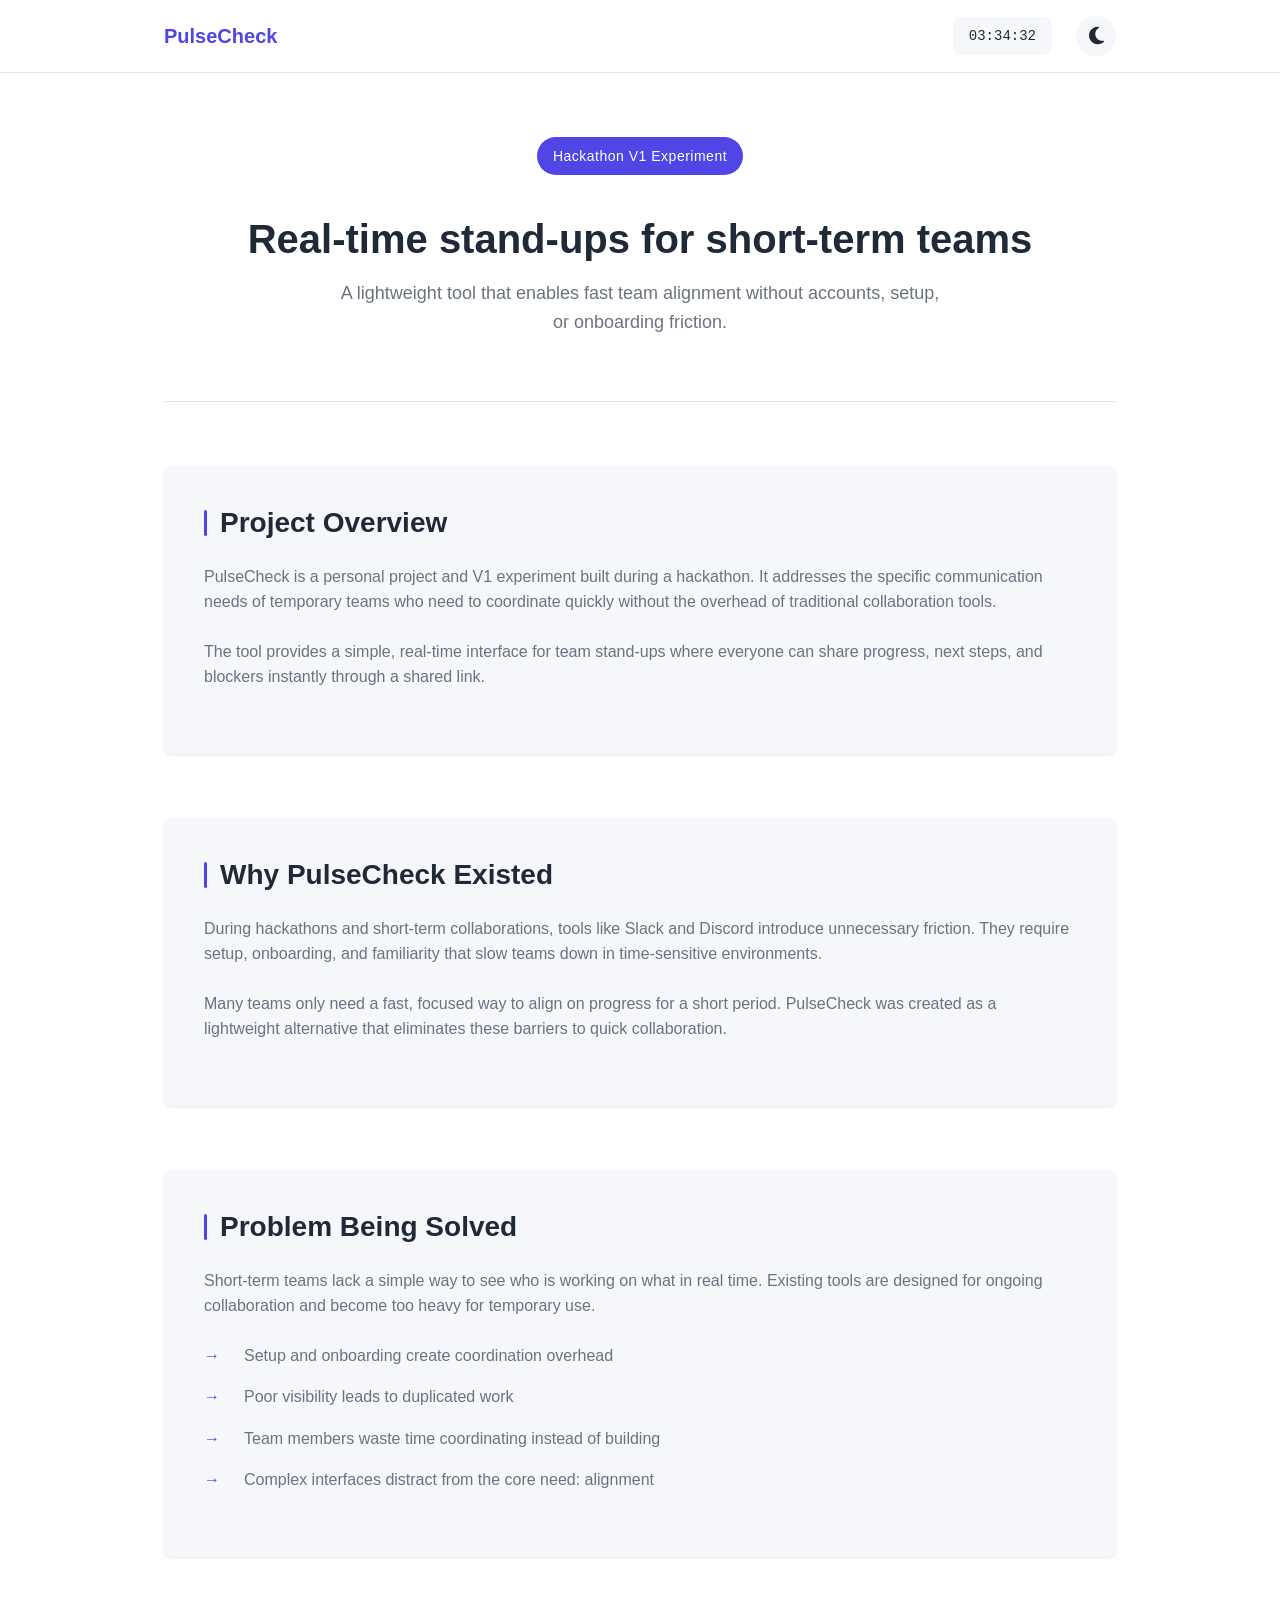
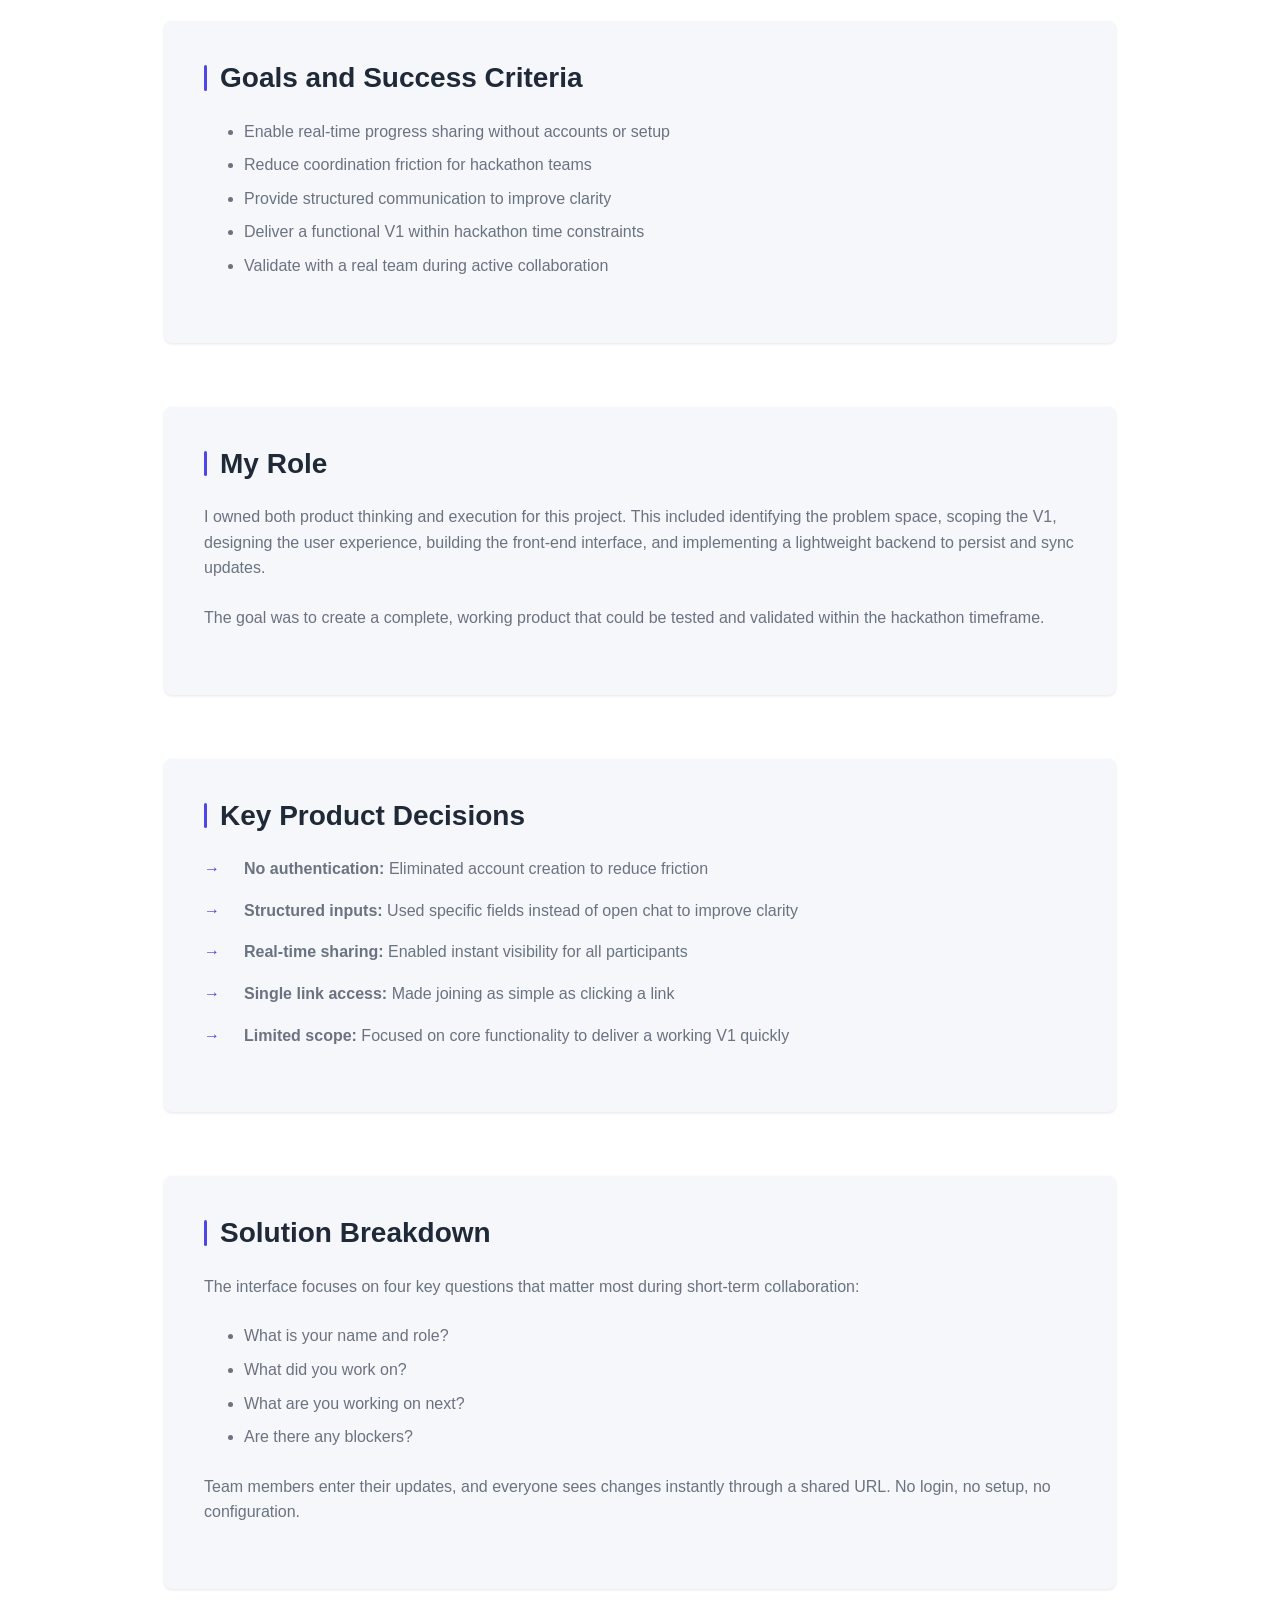
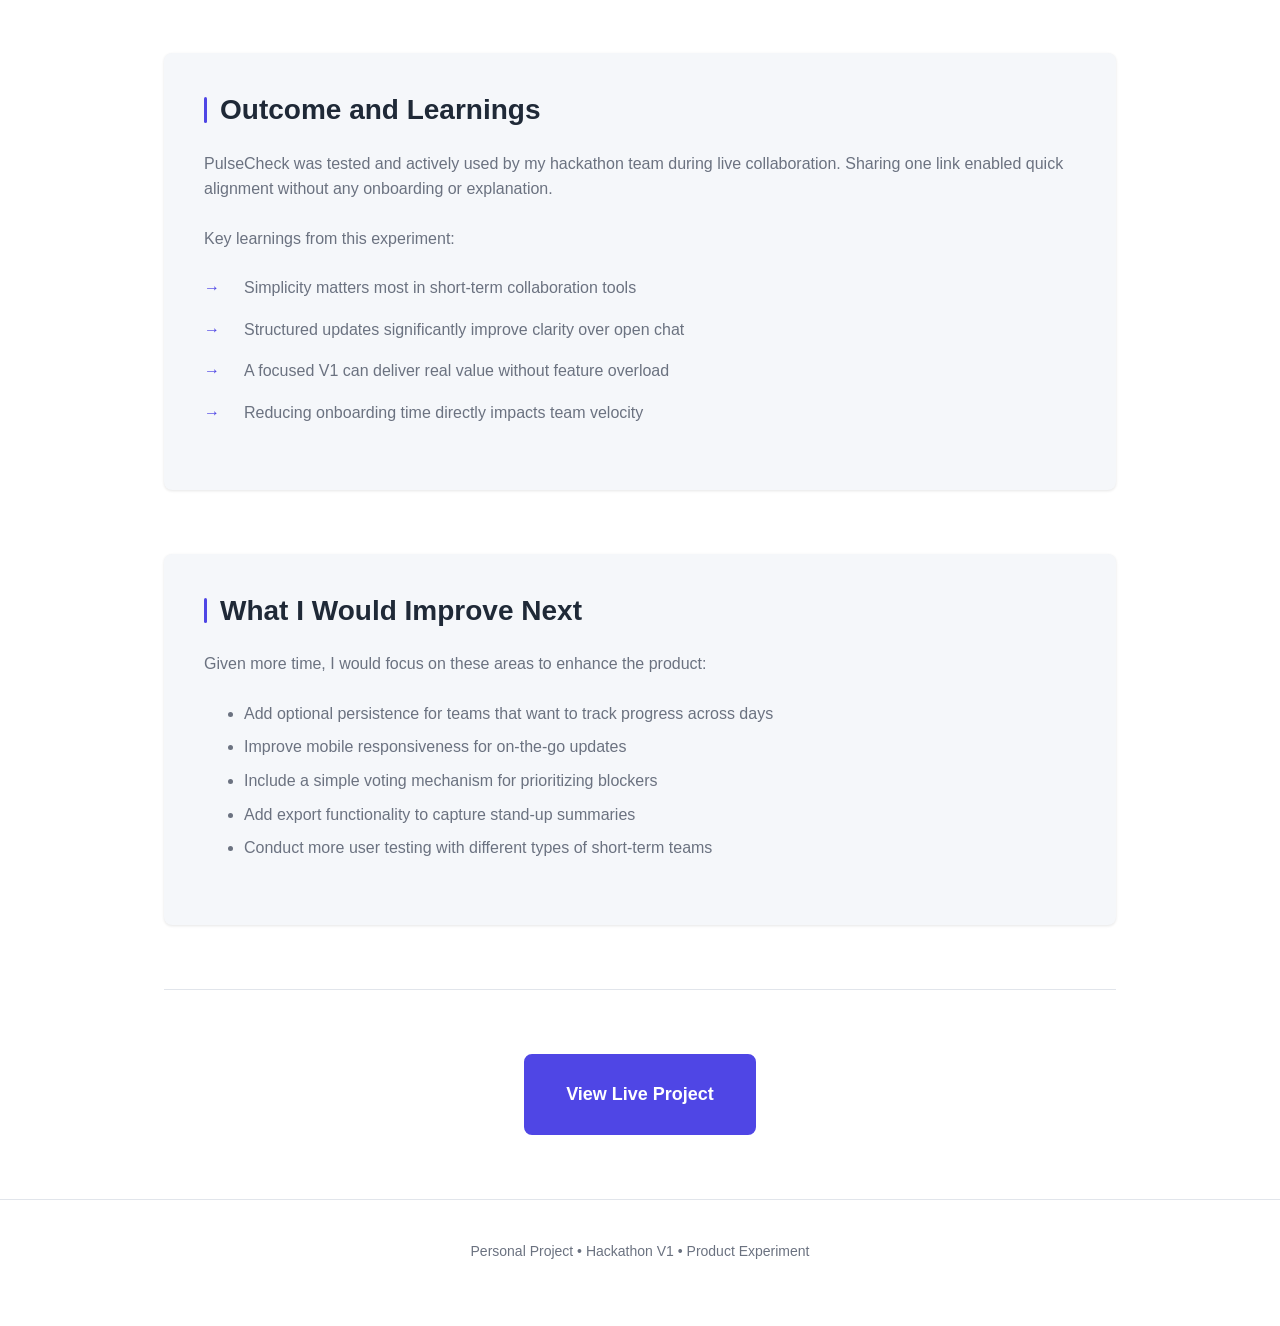
<file: pulsecheck.html>
<!DOCTYPE html>
<html lang="en">
<head>
    <meta charset="UTF-8">
    <meta name="viewport" content="width=device-width, initial-scale=1.0">
    <title>PulseCheck - Product Case Study</title>
    <style>
        /* CSS Reset and Base Styles */
        :root {
            --white: #ffffff;
            --gray-light: #f5f7fa;
            --gray-medium: #e1e5eb;
            --gray-dark: #6b7280;
            --black: #1f2937;
            --accent: #4f46e5;
            --accent-light: #818cf8;
            
            --spacing-xs: 0.5rem;
            --spacing-sm: 1rem;
            --spacing-md: 1.5rem;
            --spacing-lg: 2.5rem;
            --spacing-xl: 4rem;
            
            --border-radius: 8px;
            --transition: all 0.2s cubic-bezier(0.4, 0, 0.2, 1);
            --shadow: 0 1px 3px rgba(0, 0, 0, 0.1);
            --shadow-lg: 0 10px 25px -5px rgba(0, 0, 0, 0.1);
            
            font-family: -apple-system, BlinkMacSystemFont, 'Segoe UI', Roboto, Oxygen, Ubuntu, sans-serif;
            line-height: 1.6;
        }

        .dark-mode {
            --white: #111827;
            --gray-light: #1f2937;
            --gray-medium: #374151;
            --gray-dark: #9ca3af;
            --black: #f9fafb;
            --accent: #6366f1;
            --accent-light: #818cf8;
            --shadow: 0 1px 3px rgba(0, 0, 0, 0.3);
            --shadow-lg: 0 10px 25px -5px rgba(0, 0, 0, 0.3);
        }

        * {
            margin: 0;
            padding: 0;
            box-sizing: border-box;
        }

        body {
            background-color: var(--white);
            color: var(--black);
            transition: var(--transition);
            min-height: 100vh;
        }

        /* Typography */
        h1, h2, h3, h4 {
            font-weight: 600;
            line-height: 1.2;
        }

        h1 {
            font-size: 2.5rem;
            margin-bottom: var(--spacing-sm);
        }

        h2 {
            font-size: 1.75rem;
            margin-bottom: var(--spacing-md);
            position: relative;
            padding-left: var(--spacing-sm);
        }

        h2::before {
            content: '';
            position: absolute;
            left: 0;
            top: 0.25rem;
            bottom: 0.25rem;
            width: 3px;
            background-color: var(--accent);
            border-radius: var(--border-radius);
        }

        p {
            margin-bottom: var(--spacing-md);
        }

        ul, ol {
            margin-bottom: var(--spacing-md);
            padding-left: var(--spacing-lg);
        }

        li {
            margin-bottom: var(--spacing-xs);
        }

        a {
            color: var(--accent);
            text-decoration: none;
            transition: var(--transition);
        }

        a:hover {
            color: var(--accent-light);
        }

        /* Layout */
        .container {
            max-width: 1000px;
            margin: 0 auto;
            padding: 0 var(--spacing-md);
        }

        /* Header */
        .header {
            position: sticky;
            top: 0;
            background-color: var(--white);
            border-bottom: 1px solid var(--gray-medium);
            padding: var(--spacing-sm) 0;
            z-index: 100;
            transition: var(--transition);
        }

        .dark-mode .header {
            background-color: var(--white);
            border-bottom-color: var(--gray-medium);
        }

        .header-content {
            display: flex;
            justify-content: space-between;
            align-items: center;
        }

        .project-name {
            font-size: 1.25rem;
            font-weight: 600;
            color: var(--accent);
        }

        .header-controls {
            display: flex;
            align-items: center;
            gap: var(--spacing-md);
        }

        /* Clock */
        .clock {
            font-family: 'Courier New', monospace;
            font-size: 0.875rem;
            padding: var(--spacing-xs) var(--spacing-sm);
            background-color: var(--gray-light);
            border-radius: var(--border-radius);
            color: var(--black);
            transition: var(--transition);
        }

        /* Theme Toggle */
        .theme-toggle {
            background: none;
            border: none;
            cursor: pointer;
            width: 40px;
            height: 40px;
            border-radius: 50%;
            display: flex;
            align-items: center;
            justify-content: center;
            color: var(--black);
            background-color: var(--gray-light);
            transition: var(--transition);
        }

        .theme-toggle:hover {
            background-color: var(--gray-medium);
        }

        .theme-toggle i {
            font-size: 1.25rem;
        }

        /* Hero Section */
        .hero {
            padding: var(--spacing-xl) 0;
            text-align: center;
            border-bottom: 1px solid var(--gray-medium);
            margin-bottom: var(--spacing-xl);
        }

        .hero h1 {
            margin-bottom: var(--spacing-sm);
        }

        .hero-tag {
            display: inline-block;
            background-color: var(--accent);
            color: white;
            padding: var(--spacing-xs) var(--spacing-sm);
            border-radius: 20px;
            font-size: 0.875rem;
            font-weight: 500;
            margin-bottom: var(--spacing-lg);
            letter-spacing: 0.5px;
        }

        .hero-description {
            font-size: 1.125rem;
            color: var(--gray-dark);
            max-width: 600px;
            margin: 0 auto;
        }

        /* Content Sections */
        .section {
            margin-bottom: var(--spacing-xl);
            padding: var(--spacing-lg);
            background-color: var(--gray-light);
            border-radius: var(--border-radius);
            box-shadow: var(--shadow);
            transition: var(--transition);
        }

        .section p {
            color: var(--gray-dark);
        }

        .section ul {
            color: var(--gray-dark);
        }

        /* Highlight List */
        .highlight-list {
            list-style: none;
            padding-left: 0;
        }

        .highlight-list li {
            position: relative;
            padding-left: var(--spacing-lg);
            margin-bottom: var(--spacing-sm);
        }

        .highlight-list li::before {
            content: '→';
            position: absolute;
            left: 0;
            color: var(--accent);
            font-weight: bold;
        }

        /* CTA Section */
        .cta-section {
            text-align: center;
            padding: var(--spacing-xl) 0;
            margin-top: var(--spacing-xl);
            border-top: 1px solid var(--gray-medium);
        }

        .cta-button {
            display: inline-block;
            background-color: var(--accent);
            color: white;
            padding: var(--spacing-md) var(--spacing-lg);
            border-radius: var(--border-radius);
            font-weight: 600;
            font-size: 1.125rem;
            transition: var(--transition);
            border: 2px solid var(--accent);
        }

        .cta-button:hover {
            background-color: transparent;
            color: var(--accent);
            transform: translateY(-2px);
            box-shadow: var(--shadow-lg);
        }

        /* Footer */
        .footer {
            text-align: center;
            padding: var(--spacing-lg) 0;
            border-top: 1px solid var(--gray-medium);
            color: var(--gray-dark);
            font-size: 0.875rem;
        }

        /* Responsive Design */
        @media (max-width: 768px) {
            h1 {
                font-size: 2rem;
            }
            
            h2 {
                font-size: 1.5rem;
            }
            
            .hero {
                padding: var(--spacing-lg) 0;
            }
            
            .section {
                padding: var(--spacing-md);
            }
            
            .container {
                padding: 0 var(--spacing-sm);
            }
            
            .header-controls {
                gap: var(--spacing-sm);
            }
            
            .clock {
                font-size: 0.75rem;
                padding: var(--spacing-xs);
            }
        }

        @media (max-width: 480px) {
            .header-content {
                flex-direction: column;
                align-items: flex-start;
                gap: var(--spacing-sm);
            }
            
            .header-controls {
                width: 100%;
                justify-content: space-between;
            }
            
            h1 {
                font-size: 1.75rem;
            }
            
            h2 {
                font-size: 1.25rem;
            }
        }
    </style>
    <link rel="stylesheet" href="https://cdnjs.cloudflare.com/ajax/libs/font-awesome/6.4.0/css/all.min.css">
</head>
<body>
    <header class="header">
        <div class="container header-content">
            <div class="project-name">PulseCheck</div>
            <div class="header-controls">
                <div class="clock" id="lagos-clock">00:00:00</div>
                <button class="theme-toggle" id="theme-toggle" aria-label="Toggle theme">
                    <i class="fas fa-moon"></i>
                </button>
            </div>
        </div>
    </header>

    <main class="container">
        <!-- Hero Section -->
        <section class="hero">
            <span class="hero-tag">Hackathon V1 Experiment</span>
            <h1>Real-time stand-ups for short-term teams</h1>
            <p class="hero-description">
                A lightweight tool that enables fast team alignment without accounts, setup, or onboarding friction.
            </p>
        </section>

        <!-- Project Overview -->
        <section class="section" id="overview">
            <h2>Project Overview</h2>
            <p>
                PulseCheck is a personal project and V1 experiment built during a hackathon. It addresses the specific communication needs of temporary teams who need to coordinate quickly without the overhead of traditional collaboration tools.
            </p>
            <p>
                The tool provides a simple, real-time interface for team stand-ups where everyone can share progress, next steps, and blockers instantly through a shared link.
            </p>
        </section>

        <!-- Why PulseCheck Existed -->
        <section class="section" id="why">
            <h2>Why PulseCheck Existed</h2>
            <p>
                During hackathons and short-term collaborations, tools like Slack and Discord introduce unnecessary friction. They require setup, onboarding, and familiarity that slow teams down in time-sensitive environments.
            </p>
            <p>
                Many teams only need a fast, focused way to align on progress for a short period. PulseCheck was created as a lightweight alternative that eliminates these barriers to quick collaboration.
            </p>
        </section>

        <!-- Problem Being Solved -->
        <section class="section" id="problem">
            <h2>Problem Being Solved</h2>
            <p>
                Short-term teams lack a simple way to see who is working on what in real time. Existing tools are designed for ongoing collaboration and become too heavy for temporary use.
            </p>
            <ul class="highlight-list">
                <li>Setup and onboarding create coordination overhead</li>
                <li>Poor visibility leads to duplicated work</li>
                <li>Team members waste time coordinating instead of building</li>
                <li>Complex interfaces distract from the core need: alignment</li>
            </ul>
        </section>

        <!-- Goals and Success Criteria -->
        <section class="section" id="goals">
            <h2>Goals and Success Criteria</h2>
            <ul>
                <li>Enable real-time progress sharing without accounts or setup</li>
                <li>Reduce coordination friction for hackathon teams</li>
                <li>Provide structured communication to improve clarity</li>
                <li>Deliver a functional V1 within hackathon time constraints</li>
                <li>Validate with a real team during active collaboration</li>
            </ul>
        </section>

        <!-- My Role -->
        <section class="section" id="role">
            <h2>My Role</h2>
            <p>
                I owned both product thinking and execution for this project. This included identifying the problem space, scoping the V1, designing the user experience, building the front-end interface, and implementing a lightweight backend to persist and sync updates.
            </p>
            <p>
                The goal was to create a complete, working product that could be tested and validated within the hackathon timeframe.
            </p>
        </section>

        <!-- Key Product Decisions -->
        <section class="section" id="decisions">
            <h2>Key Product Decisions</h2>
            <ul class="highlight-list">
                <li><strong>No authentication:</strong> Eliminated account creation to reduce friction</li>
                <li><strong>Structured inputs:</strong> Used specific fields instead of open chat to improve clarity</li>
                <li><strong>Real-time sharing:</strong> Enabled instant visibility for all participants</li>
                <li><strong>Single link access:</strong> Made joining as simple as clicking a link</li>
                <li><strong>Limited scope:</strong> Focused on core functionality to deliver a working V1 quickly</li>
            </ul>
        </section>

        <!-- Solution Breakdown -->
        <section class="section" id="solution">
            <h2>Solution Breakdown</h2>
            <p>
                The interface focuses on four key questions that matter most during short-term collaboration:
            </p>
            <ul>
                <li>What is your name and role?</li>
                <li>What did you work on?</li>
                <li>What are you working on next?</li>
                <li>Are there any blockers?</li>
            </ul>
            <p>
                Team members enter their updates, and everyone sees changes instantly through a shared URL. No login, no setup, no configuration.
            </p>
        </section>

        <!-- Outcome and Learnings -->
        <section class="section" id="outcome">
            <h2>Outcome and Learnings</h2>
            <p>
                PulseCheck was tested and actively used by my hackathon team during live collaboration. Sharing one link enabled quick alignment without any onboarding or explanation.
            </p>
            <p>
                Key learnings from this experiment:
            </p>
            <ul class="highlight-list">
                <li>Simplicity matters most in short-term collaboration tools</li>
                <li>Structured updates significantly improve clarity over open chat</li>
                <li>A focused V1 can deliver real value without feature overload</li>
                <li>Reducing onboarding time directly impacts team velocity</li>
            </ul>
        </section>

        <!-- What I Would Improve Next -->
        <section class="section" id="improvements">
            <h2>What I Would Improve Next</h2>
            <p>
                Given more time, I would focus on these areas to enhance the product:
            </p>
            <ul>
                <li>Add optional persistence for teams that want to track progress across days</li>
                <li>Improve mobile responsiveness for on-the-go updates</li>
                <li>Include a simple voting mechanism for prioritizing blockers</li>
                <li>Add export functionality to capture stand-up summaries</li>
                <li>Conduct more user testing with different types of short-term teams</li>
            </ul>
        </section>

        <!-- Call to Action -->
        <section class="cta-section">
            <a href="https://pulsecheckhackhathon.netlify.app/" class="cta-button" target="_blank" rel="noopener">
                View Live Project
            </a>
        </section>
    </main>

    <footer class="footer">
        <div class="container">
            <p>Personal Project • Hackathon V1 • Product Experiment</p>
        </div>
    </footer>

    <script>
        // Theme Toggle Functionality
        const themeToggle = document.getElementById('theme-toggle');
        const themeIcon = themeToggle.querySelector('i');
        
        // Check for saved theme preference
        const savedTheme = localStorage.getItem('theme');
        if (savedTheme === 'dark') {
            document.body.classList.add('dark-mode');
            themeIcon.classList.remove('fa-moon');
            themeIcon.classList.add('fa-sun');
        }
        
        // Toggle theme on button click
        themeToggle.addEventListener('click', () => {
            document.body.classList.toggle('dark-mode');
            
            if (document.body.classList.contains('dark-mode')) {
                localStorage.setItem('theme', 'dark');
                themeIcon.classList.remove('fa-moon');
                themeIcon.classList.add('fa-sun');
            } else {
                localStorage.setItem('theme', 'light');
                themeIcon.classList.remove('fa-sun');
                themeIcon.classList.add('fa-moon');
            }
        });
        
        // Lagos Clock Functionality
        function updateLagosClock() {
            const clockElement = document.getElementById('lagos-clock');
            const now = new Date();
            
            // Format to Lagos time (Africa/Lagos is GMT+1)
            const lagosTime = now.toLocaleTimeString('en-US', {
                timeZone: 'Africa/Lagos',
                hour12: false,
                hour: '2-digit',
                minute: '2-digit',
                second: '2-digit'
            });
            
            clockElement.textContent = lagosTime;
        }
        
        // Initialize clock and update every second
        updateLagosClock();
        setInterval(updateLagosClock, 1000);
        
        // Smooth scrolling for anchor links
        document.querySelectorAll('a[href^="#"]').forEach(anchor => {
            anchor.addEventListener('click', function(e) {
                const href = this.getAttribute('href');
                if (href === '#') return;
                
                const targetElement = document.querySelector(href);
                if (targetElement) {
                    e.preventDefault();
                    window.scrollTo({
                        top: targetElement.offsetTop - 100,
                        behavior: 'smooth'
                    });
                }
            });
        });
    </script>
</body>
</html>
</file>
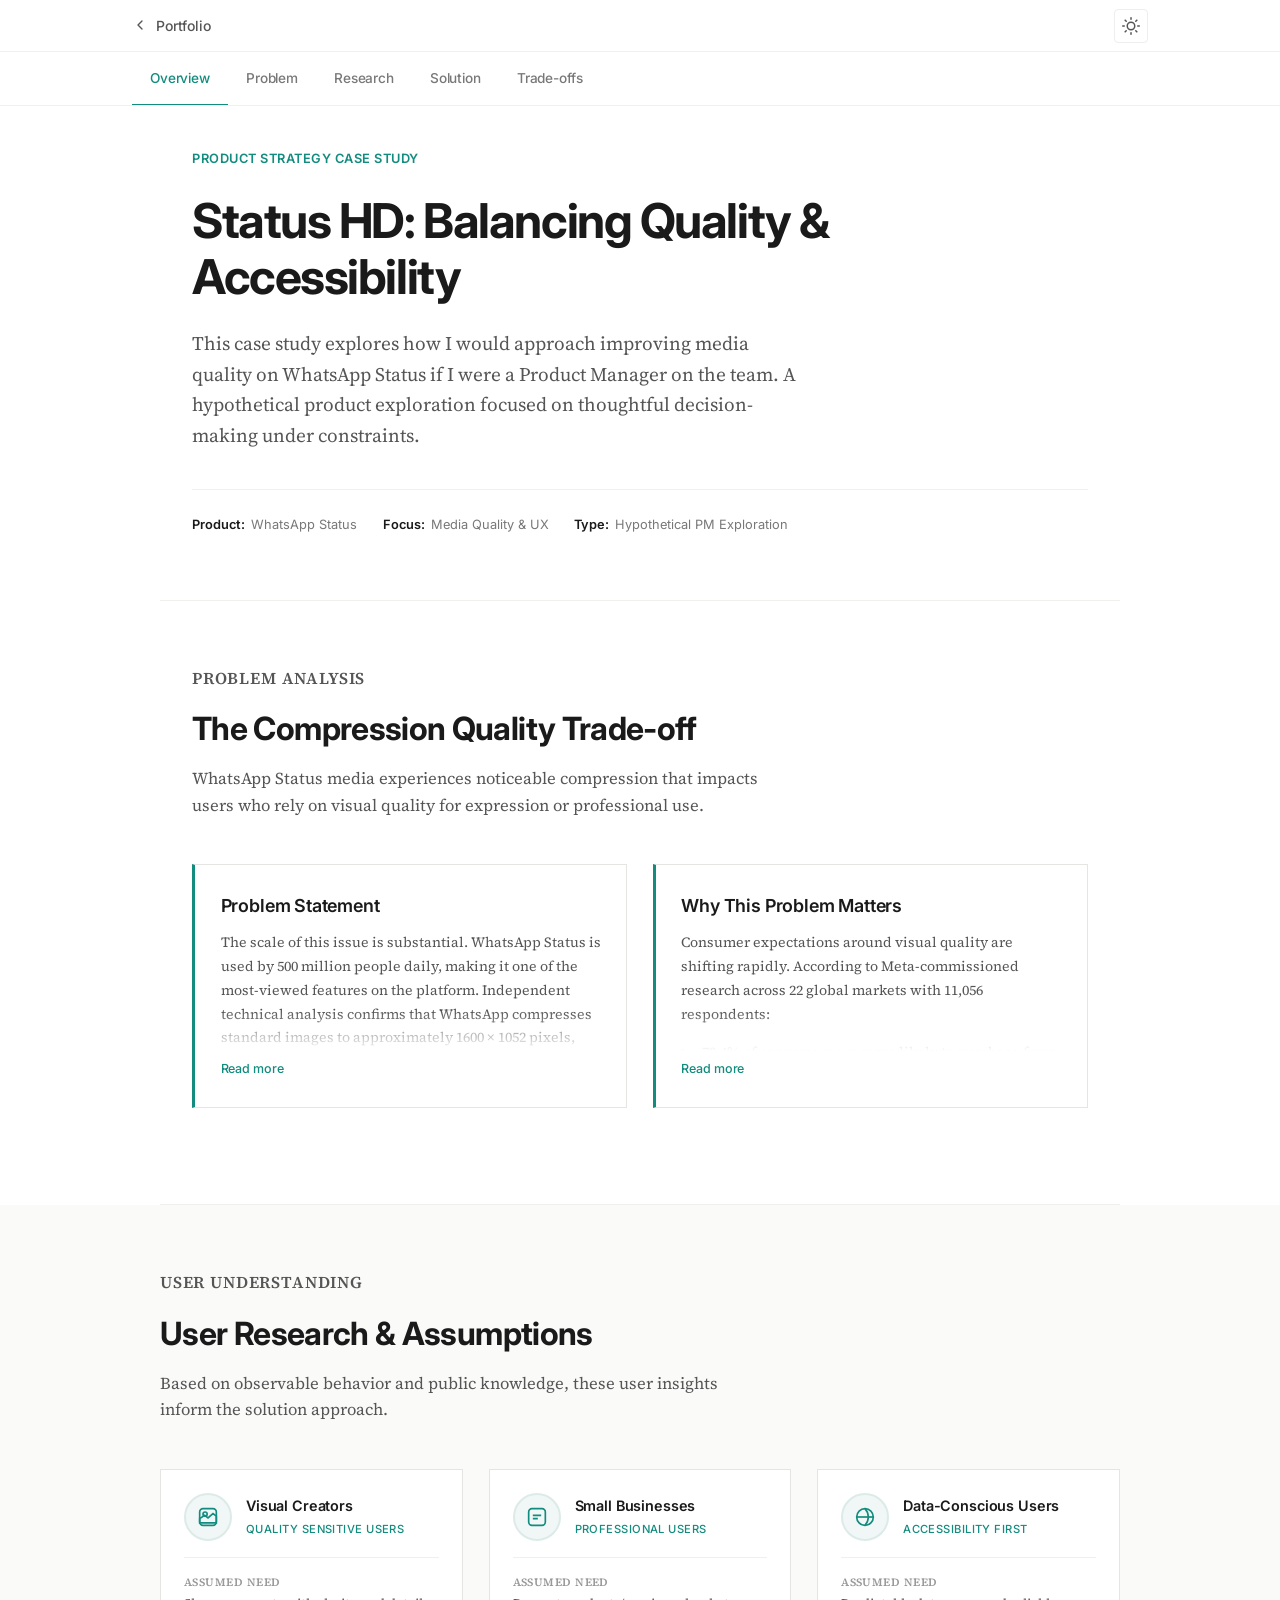
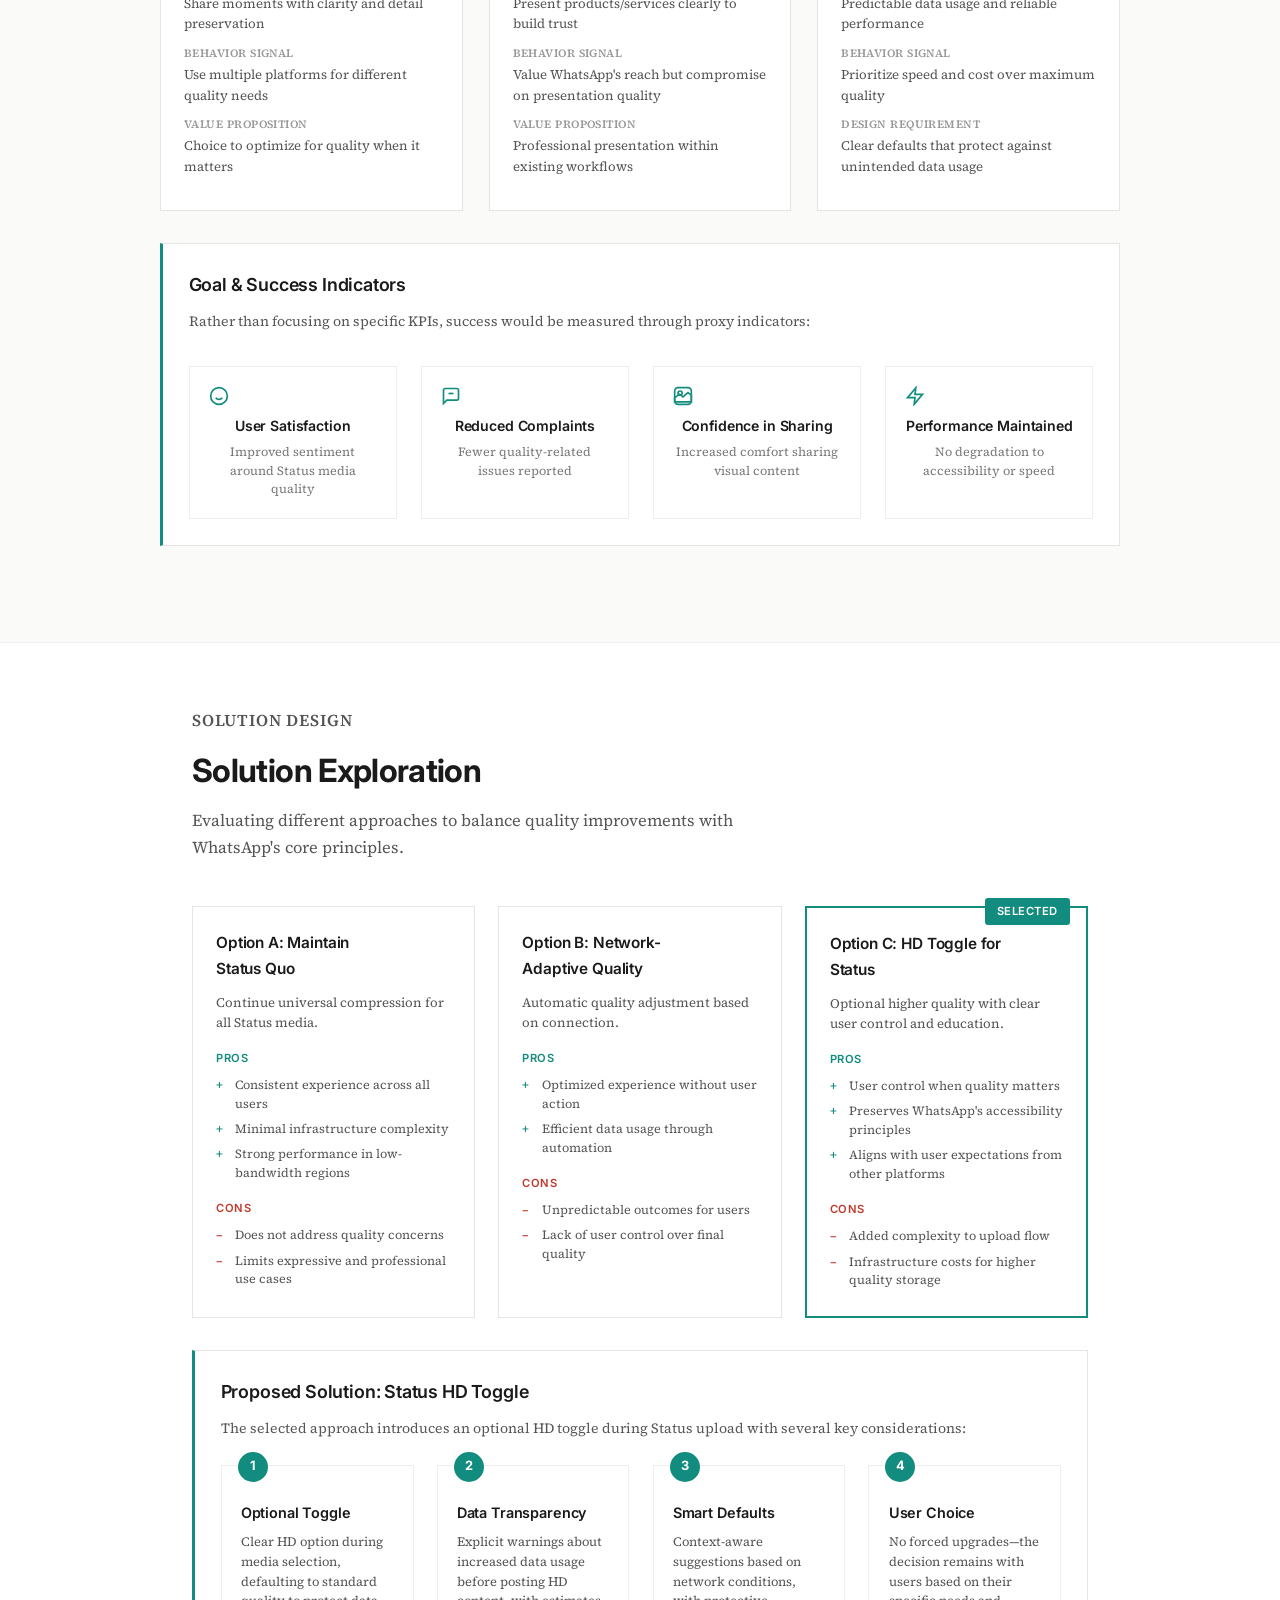
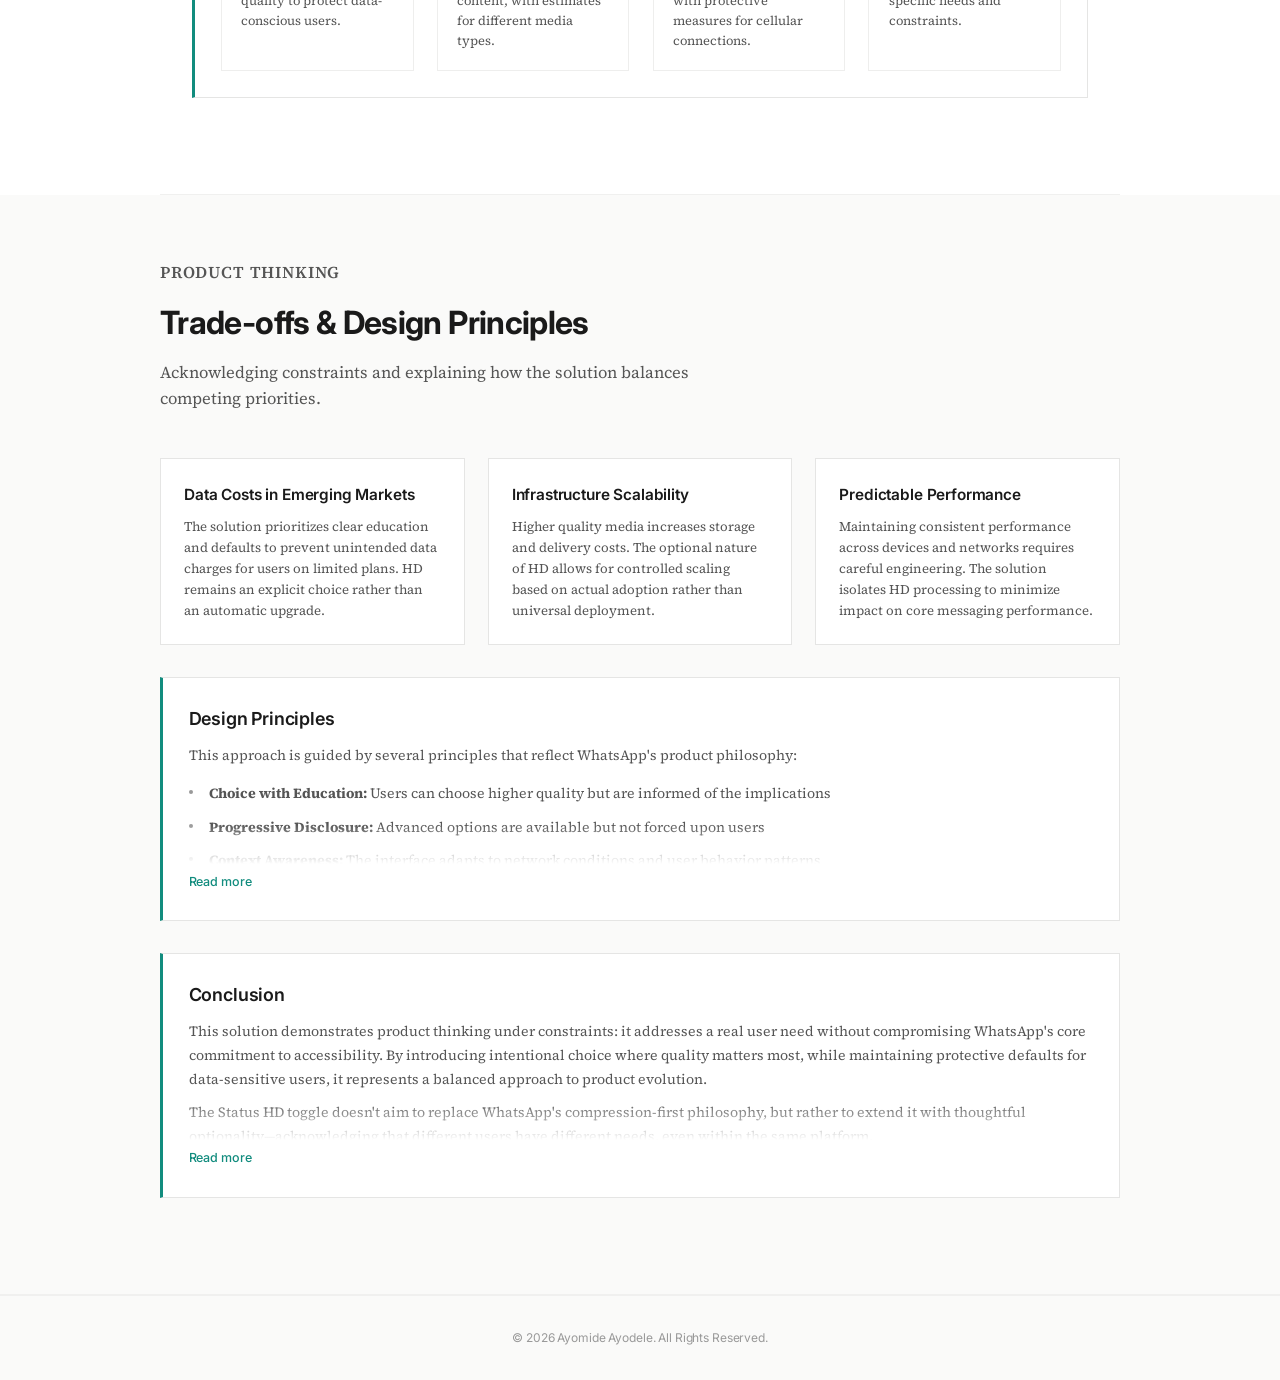
<file: whatsapp.html>
<!DOCTYPE html>
<html lang="en">
<head>
    <meta charset="UTF-8">
    <meta name="viewport" content="width=device-width, initial-scale=1.0, user-scalable=yes">
    <title>Status HD: Balancing Quality & Accessibility | WhatsApp Case Study</title>
    <link rel="preconnect" href="https://fonts.googleapis.com">
    <link rel="preconnect" href="https://fonts.gstatic.com" crossorigin>
    <link href="https://fonts.googleapis.com/css2?family=Inter:wght@400;500;600;700&family=Source+Serif+4:ital,opsz,wght@0,8..60,400;0,8..60,500;0,8..60,600;1,8..60,400&display=swap" rel="stylesheet">
    <style>
        :root {
            --bg-primary: #ffffff;
            --bg-secondary: #fafaf9;
            --bg-tertiary: #f5f5f4;
            --text-primary: #1a1a1a;
            --text-secondary: #555555;
            --text-tertiary: #787878;
            --text-muted: #999999;
            --border-primary: #e5e5e4;
            --border-secondary: #eeeeed;
            --border-subtle: #f0f0ef;
            --accent: #128C7E;
            --accent-subtle: #f0f7f6;
            --accent-muted: #dcebe8;
            --accent-hover: #0d6b5f;
            --accent-text: #128C7E;
            --shadow-sm: 0 1px 2px rgba(0, 0, 0, 0.04);
            --shadow-md: 0 2px 8px rgba(0, 0, 0, 0.06);
            --radius-sm: 4px;
            --radius-md: 6px;
            --radius-lg: 10px;
            --transition-fast: 0.15s ease;
            --transition-smooth: 0.25s ease;
            --font-sans: 'Inter', system-ui, -apple-system, sans-serif;
            --font-serif: 'Source Serif 4', Georgia, 'Times New Roman', serif;
            --max-content: 720px;
            --max-wide: 960px;
            --max-grid: 1080px;
            --spacing-xs: 0.5rem;
            --spacing-sm: 1rem;
            --spacing-md: 1.5rem;
            --spacing-lg: 2.5rem;
            --spacing-xl: 4rem;
            --spacing-2xl: 6rem;
        }

        body.dark-mode {
            --bg-primary: #1c1c1c;
            --bg-secondary: #222222;
            --bg-tertiary: #292929;
            --text-primary: #e4e4e4;
            --text-secondary: #b0b0b0;
            --text-tertiary: #909090;
            --text-muted: #777777;
            --border-primary: #383838;
            --border-secondary: #333333;
            --border-subtle: #2e2e2e;
            --accent: #4db6a0;
            --accent-subtle: #1c2a27;
            --accent-muted: #253834;
            --accent-hover: #65c9b5;
            --accent-text: #4db6a0;
            --shadow-sm: 0 1px 2px rgba(0, 0, 0, 0.2);
            --shadow-md: 0 2px 8px rgba(0, 0, 0, 0.3);
        }

        @media (prefers-color-scheme: dark) {
            body:not(.light-mode) {
                --bg-primary: #1c1c1c;
                --bg-secondary: #222222;
                --bg-tertiary: #292929;
                --text-primary: #e4e4e4;
                --text-secondary: #b0b0b0;
                --text-tertiary: #909090;
                --text-muted: #777777;
                --border-primary: #383838;
                --border-secondary: #333333;
                --border-subtle: #2e2e2e;
                --accent: #4db6a0;
                --accent-subtle: #1c2a27;
                --accent-muted: #253834;
                --accent-hover: #65c9b5;
                --accent-text: #4db6a0;
                --shadow-sm: 0 1px 2px rgba(0, 0, 0, 0.2);
                --shadow-md: 0 2px 8px rgba(0, 0, 0, 0.3);
            }
        }

        *,
        *::before,
        *::after {
            margin: 0;
            padding: 0;
            box-sizing: border-box;
        }

        html {
            scroll-behavior: smooth;
            -webkit-text-size-adjust: 100%;
            text-size-adjust: 100%;
            overflow-x: hidden;
            max-width: 100vw;
        }

        body {
            font-family: var(--font-sans);
            color: var(--text-primary);
            background-color: var(--bg-primary);
            line-height: 1.7;
            -webkit-font-smoothing: antialiased;
            -moz-osx-font-smoothing: grayscale;
            transition: background-color var(--transition-smooth), color var(--transition-smooth);
            min-height: 100vh;
            overflow-x: hidden;
            max-width: 100vw;
            position: relative;
        }

        img, svg {
            max-width: 100%;
            height: auto;
            display: block;
        }

        @media (prefers-reduced-motion: reduce) {
            html {
                scroll-behavior: auto;
            }
            *,
            *::before,
            *::after {
                animation-duration: 0.01ms !important;
                animation-iteration-count: 1 !important;
                transition-duration: 0.01ms !important;
            }
        }

        /* TOP BAR */
        .top-bar {
            position: fixed;
            top: 0;
            left: 0;
            right: 0;
            z-index: 1000;
            background: var(--bg-primary);
            border-bottom: 1px solid var(--border-subtle);
            height: 52px;
            display: flex;
            align-items: center;
            transition: background-color var(--transition-smooth), border-color var(--transition-smooth);
            backdrop-filter: blur(12px);
            -webkit-backdrop-filter: blur(12px);
        }

        .top-bar-inner {
            display: flex;
            align-items: center;
            justify-content: space-between;
            width: 100%;
            max-width: var(--max-grid);
            margin: 0 auto;
            padding: 0 clamp(1rem, 3vw, 2rem);
            height: 100%;
            min-width: 0;
        }

        .back-link {
            display: inline-flex;
            align-items: center;
            gap: 8px;
            text-decoration: none;
            color: var(--text-secondary);
            font-size: clamp(0.8rem, 1.2vw, 0.875rem);
            font-weight: 500;
            transition: color var(--transition-fast);
            letter-spacing: -0.01em;
            white-space: nowrap;
            flex-shrink: 0;
            min-width: 0;
        }

        .back-link:hover {
            color: var(--accent-text);
        }

        .back-link svg {
            width: 16px;
            height: 16px;
            flex-shrink: 0;
            transition: transform var(--transition-fast);
        }

        .back-link:hover svg {
            transform: translateX(-2px);
        }

        .back-link .back-text {
            display: inline;
        }

        .top-bar-actions {
            display: flex;
            align-items: center;
            gap: 4px;
            flex-shrink: 0;
            min-width: 0;
        }

        .theme-toggle-desktop {
            background: none;
            border: 1px solid var(--border-secondary);
            cursor: pointer;
            color: var(--text-secondary);
            padding: 7px;
            border-radius: var(--radius-sm);
            width: 34px;
            height: 34px;
            display: flex;
            align-items: center;
            justify-content: center;
            transition: all var(--transition-fast);
            flex-shrink: 0;
        }

        .theme-toggle-desktop:hover {
            color: var(--text-primary);
            border-color: var(--border-primary);
            background: var(--bg-tertiary);
        }

        .theme-toggle-desktop svg {
            width: 20px;
            height: 20px;
        }

        .hamburger-btn {
            display: none;
            background: none;
            border: 1px solid var(--border-secondary);
            cursor: pointer;
            color: var(--text-secondary);
            padding: 7px;
            border-radius: var(--radius-sm);
            width: 34px;
            height: 34px;
            align-items: center;
            justify-content: center;
            transition: all var(--transition-fast);
            flex-shrink: 0;
        }

        .hamburger-btn:hover {
            color: var(--text-primary);
            border-color: var(--border-primary);
            background: var(--bg-tertiary);
        }

        .hamburger-btn svg {
            width: 18px;
            height: 18px;
        }

        /* MOBILE MENU */
        .mobile-menu {
            display: none;
            position: fixed;
            top: 52px;
            right: 0;
            width: 260px;
            max-width: 100vw;
            background: var(--bg-primary);
            border-left: 1px solid var(--border-primary);
            border-bottom: 1px solid var(--border-primary);
            box-shadow: var(--shadow-md);
            z-index: 999;
            flex-direction: column;
            padding: 1rem 0;
            transform: translateX(100%);
            transition: transform 0.3s ease;
            max-height: calc(100vh - 52px);
            overflow-y: auto;
        }

        .mobile-menu.open {
            transform: translateX(0);
        }

        .mobile-menu a {
            display: block;
            padding: 0.8rem 1.5rem;
            text-decoration: none;
            color: var(--text-secondary);
            font-size: 0.95rem;
            font-weight: 500;
            border-bottom: 1px solid var(--border-subtle);
            transition: background var(--transition-fast);
            white-space: nowrap;
        }

        .mobile-menu a:hover {
            background: var(--bg-tertiary);
            color: var(--text-primary);
        }

        .mobile-menu .mobile-theme-toggle {
            display: flex;
            align-items: center;
            justify-content: flex-start;
            padding: 0.8rem 1.5rem;
            background: none;
            border: none;
            border-bottom: 1px solid var(--border-subtle);
            color: var(--text-secondary);
            font-size: 0.95rem;
            font-weight: 500;
            cursor: pointer;
            width: 100%;
            text-align: left;
            gap: 10px;
            transition: background var(--transition-fast);
            font-family: var(--font-sans);
        }

        .mobile-menu .mobile-theme-toggle:hover {
            background: var(--bg-tertiary);
            color: var(--text-primary);
        }

        .mobile-menu .mobile-theme-toggle svg {
            width: 20px;
            height: 20px;
        }

        /* CASE NAV (desktop) */
        .case-nav {
            position: sticky;
            top: 52px;
            z-index: 998;
            background: var(--bg-primary);
            border-bottom: 1px solid var(--border-subtle);
            transition: background-color var(--transition-smooth), border-color var(--transition-smooth);
            overflow-x: auto;
            -webkit-overflow-scrolling: touch;
        }

        .case-nav-inner {
            max-width: var(--max-grid);
            margin: 0 auto;
            padding: 0 clamp(1rem, 3vw, 2rem);
            display: flex;
            gap: 0;
            scrollbar-width: none;
            -ms-overflow-style: none;
            min-width: 0;
        }

        .case-nav-inner::-webkit-scrollbar {
            display: none;
        }

        .case-nav-link {
            display: inline-block;
            padding: 14px 18px;
            text-decoration: none;
            color: var(--text-tertiary);
            font-size: clamp(0.78rem, 1.1vw, 0.85rem);
            font-weight: 500;
            white-space: nowrap;
            border-bottom: 2px solid transparent;
            transition: all var(--transition-fast);
            letter-spacing: -0.01em;
            position: relative;
            top: 1px;
            flex-shrink: 0;
        }

        .case-nav-link:hover {
            color: var(--text-primary);
        }

        .case-nav-link.active {
            color: var(--accent-text);
            border-bottom-color: var(--accent);
        }

        /* MAIN CONTENT */
        .page-content {
            padding-top: 0;
            min-width: 0;
        }

        .hero {
            padding: clamp(3rem, 7vw, 6rem) clamp(1rem, 3vw, 2rem) clamp(2.5rem, 5vw, 4.5rem);
            max-width: var(--max-wide);
            margin: 0 auto;
            border-bottom: 1px solid var(--border-subtle);
            min-width: 0;
        }

        .hero-label {
            display: inline-block;
            font-size: clamp(0.75rem, 1vw, 0.8rem);
            font-weight: 600;
            letter-spacing: 0.04em;
            text-transform: uppercase;
            color: var(--accent-text);
            margin-bottom: clamp(1rem, 2vw, 1.5rem);
        }

        .hero h1 {
            font-family: var(--font-sans);
            font-size: clamp(1.8rem, 4.5vw, 3rem);
            font-weight: 700;
            line-height: 1.15;
            letter-spacing: -0.03em;
            color: var(--text-primary);
            margin-bottom: clamp(1rem, 2vw, 1.5rem);
            max-width: 100%;
            word-wrap: break-word;
            overflow-wrap: break-word;
            hyphens: auto;
        }

        .hero-subtitle {
            font-family: var(--font-serif);
            font-size: clamp(1rem, 1.6vw, 1.2rem);
            line-height: 1.6;
            color: var(--text-secondary);
            max-width: 620px;
            font-weight: 400;
            word-wrap: break-word;
            overflow-wrap: break-word;
        }

        .hero-meta {
            display: flex;
            flex-wrap: wrap;
            gap: clamp(1rem, 2vw, 2rem);
            margin-top: clamp(1.5rem, 3vw, 2.5rem);
            padding-top: clamp(1rem, 2vw, 1.5rem);
            border-top: 1px solid var(--border-subtle);
            min-width: 0;
        }

        .hero-meta-item {
            font-size: clamp(0.78rem, 1vw, 0.85rem);
            color: var(--text-tertiary);
            display: flex;
            align-items: center;
            gap: 6px;
            white-space: nowrap;
            min-width: 0;
        }

        .hero-meta-item strong {
            color: var(--text-primary);
            font-weight: 600;
        }

        .section {
            padding: clamp(2.5rem, 5vw, 4.5rem) clamp(1rem, 3vw, 2rem);
            max-width: var(--max-wide);
            margin: 0 auto;
            border-bottom: 1px solid var(--border-subtle);
            min-width: 0;
        }

        .section:last-of-type {
            border-bottom: none;
        }

        .section-alt {
            background: var(--bg-secondary);
            max-width: none;
            border-bottom: 1px solid var(--border-subtle);
            padding: clamp(2.5rem, 5vw, 4.5rem) clamp(1rem, 3vw, 2rem);
        }

        .section-alt .section-inner {
            max-width: var(--max-wide);
            margin: 0 auto;
            padding: 0;
            min-width: 0;
        }

        .section-header {
            margin-bottom: clamp(2rem, 3.5vw, 2.8rem);
            min-width: 0;
        }

        .section-tag {
            display: inline-block;
            font-size: clamp(0.7rem, 0.9vw, 0.75rem);
            font-weight: 600;
            letter-spacing: 0.05em;
            text-transform: uppercase;
            color: var(--accent-text);
            margin-bottom: 0.6rem;
        }

        .section-header h2 {
            font-family: var(--font-sans);
            font-size: clamp(1.4rem, 3vw, 2rem);
            font-weight: 700;
            letter-spacing: -0.02em;
            color: var(--text-primary);
            margin-bottom: 0.6rem;
            max-width: 100%;
            word-wrap: break-word;
            overflow-wrap: break-word;
            hyphens: auto;
        }

        .section-header p {
            font-family: var(--font-serif);
            font-size: clamp(0.95rem, 1.3vw, 1.05rem);
            color: var(--text-secondary);
            max-width: 600px;
            line-height: 1.6;
            word-wrap: break-word;
            overflow-wrap: break-word;
        }

        .prose-block {
            margin-bottom: clamp(1.5rem, 2.5vw, 2rem);
        }

        .prose-block h3 {
            font-family: var(--font-sans);
            font-size: clamp(1.1rem, 1.6vw, 1.3rem);
            font-weight: 600;
            letter-spacing: -0.01em;
            color: var(--text-primary);
            margin-bottom: 0.75rem;
        }

        .prose-block p {
            font-family: var(--font-serif);
            font-size: clamp(0.9rem, 1.2vw, 1rem);
            color: var(--text-secondary);
            line-height: 1.75;
            margin-bottom: 0.9rem;
            max-width: 640px;
            word-wrap: break-word;
            overflow-wrap: break-word;
        }

        .prose-block ul {
            list-style: none;
            padding: 0;
            margin: 0.75rem 0 1rem;
            max-width: 620px;
        }

        .prose-block ul li {
            font-family: var(--font-serif);
            font-size: clamp(0.9rem, 1.2vw, 1rem);
            color: var(--text-secondary);
            line-height: 1.7;
            padding: 0.35rem 0 0.35rem 1.4rem;
            position: relative;
            word-wrap: break-word;
            overflow-wrap: break-word;
        }

        .prose-block ul li::before {
            content: '';
            position: absolute;
            left: 0;
            top: 0.85rem;
            width: 5px;
            height: 5px;
            border-radius: 50%;
            background: var(--accent-muted);
            border: 1px solid var(--accent);
        }

        body.dark-mode .prose-block ul li::before {
            background: var(--accent-muted);
            border-color: var(--accent);
        }

        .bordered-block {
            border: 1px solid var(--border-primary);
            border-left: 3px solid var(--accent);
            padding: clamp(1.2rem, 2vw, 1.8rem);
            margin-bottom: clamp(1.5rem, 2.5vw, 2rem);
            background: var(--bg-primary);
            transition: background-color var(--transition-smooth), border-color var(--transition-smooth);
            min-width: 0;
        }

        .bordered-block h3 {
            font-family: var(--font-sans);
            font-size: clamp(1rem, 1.4vw, 1.15rem);
            font-weight: 600;
            letter-spacing: -0.01em;
            color: var(--text-primary);
            margin-bottom: 0.6rem;
            word-wrap: break-word;
            overflow-wrap: break-word;
        }

        .bordered-block p {
            font-family: var(--font-serif);
            font-size: clamp(0.88rem, 1.1vw, 0.95rem);
            color: var(--text-secondary);
            line-height: 1.7;
            margin-bottom: 0.6rem;
            word-wrap: break-word;
            overflow-wrap: break-word;
        }

        .bordered-block p:last-child {
            margin-bottom: 0;
        }

        .bordered-block ul {
            list-style: none;
            padding: 0;
            margin: 0.5rem 0 0;
        }

        .bordered-block ul li {
            font-family: var(--font-serif);
            font-size: clamp(0.88rem, 1.1vw, 0.95rem);
            color: var(--text-secondary);
            line-height: 1.7;
            padding: 0.3rem 0 0.3rem 1.3rem;
            position: relative;
            word-wrap: break-word;
            overflow-wrap: break-word;
        }

        .bordered-block ul li::before {
            content: '';
            position: absolute;
            left: 0;
            top: 0.8rem;
            width: 4px;
            height: 4px;
            border-radius: 50%;
            background: var(--text-muted);
        }

        /* RESPONSIVE GRIDS */
        .problem-grid {
            display: grid;
            grid-template-columns: repeat(2, minmax(0, 1fr));
            gap: clamp(1.5rem, 2vw, 2rem);
            margin-bottom: 0;
        }

        .stat-grid {
            display: grid;
            grid-template-columns: repeat(auto-fit, minmax(180px, 1fr));
            gap: clamp(1rem, 2vw, 1.5rem);
            margin-top: clamp(1.5rem, 2.5vw, 2rem);
        }

        .persona-grid {
            display: grid;
            grid-template-columns: repeat(3, minmax(0, 1fr));
            gap: clamp(1.2rem, 2vw, 1.8rem);
            margin-top: clamp(1rem, 2vw, 1.5rem);
        }

        .solution-grid {
            display: grid;
            grid-template-columns: repeat(3, minmax(0, 1fr));
            gap: clamp(1rem, 1.8vw, 1.5rem);
            margin-top: clamp(1rem, 2vw, 1.5rem);
        }

        .flow-row {
            display: grid;
            grid-template-columns: repeat(4, minmax(0, 1fr));
            gap: clamp(1rem, 1.8vw, 1.5rem);
            margin-top: clamp(1rem, 2vw, 1.5rem);
            counter-reset: flow-counter;
        }

        .tradeoff-grid {
            display: grid;
            grid-template-columns: repeat(3, minmax(0, 1fr));
            gap: clamp(1rem, 1.8vw, 1.5rem);
            margin-top: clamp(1rem, 2vw, 1.5rem);
        }

        .stat-item {
            padding: clamp(1rem, 1.5vw, 1.25rem);
            border: 1px solid var(--border-secondary);
            background: var(--bg-primary);
            text-align: center;
            transition: background-color var(--transition-smooth), border-color var(--transition-smooth);
            min-width: 0;
        }

        .stat-item .stat-icon {
            font-size: 1.3rem;
            margin-bottom: 0.5rem;
            color: var(--accent-text);
        }

        .stat-item h4 {
            font-family: var(--font-sans);
            font-size: clamp(0.85rem, 1.1vw, 0.95rem);
            font-weight: 600;
            color: var(--text-primary);
            margin-bottom: 0.3rem;
            letter-spacing: -0.01em;
        }

        .stat-item p {
            font-family: var(--font-serif);
            font-size: clamp(0.78rem, 0.95vw, 0.85rem);
            color: var(--text-tertiary);
            line-height: 1.5;
        }

        .persona-item {
            border: 1px solid var(--border-primary);
            padding: clamp(1.2rem, 1.8vw, 1.6rem);
            background: var(--bg-primary);
            transition: background-color var(--transition-smooth), border-color var(--transition-smooth);
            min-width: 0;
        }

        .persona-item .persona-head {
            display: flex;
            align-items: center;
            gap: 14px;
            margin-bottom: 1rem;
            padding-bottom: 1rem;
            border-bottom: 1px solid var(--border-subtle);
            min-width: 0;
        }

        .persona-avatar {
            width: 48px;
            height: 48px;
            border-radius: 50%;
            background: var(--accent-subtle);
            color: var(--accent-text);
            display: flex;
            align-items: center;
            justify-content: center;
            font-size: 1.1rem;
            flex-shrink: 0;
            border: 2px solid var(--accent-muted);
        }

        .persona-head h4 {
            font-family: var(--font-sans);
            font-size: clamp(0.9rem, 1.1vw, 1rem);
            font-weight: 600;
            color: var(--text-primary);
            letter-spacing: -0.01em;
            margin: 0 0 2px;
            min-width: 0;
        }

        .persona-head .persona-role {
            font-size: clamp(0.7rem, 0.85vw, 0.75rem);
            color: var(--accent-text);
            font-weight: 500;
            text-transform: uppercase;
            letter-spacing: 0.04em;
            white-space: nowrap;
        }

        .persona-detail {
            margin-bottom: 0.7rem;
        }

        .persona-detail .detail-label {
            font-size: clamp(0.7rem, 0.8vw, 0.72rem);
            font-weight: 600;
            text-transform: uppercase;
            letter-spacing: 0.04em;
            color: var(--text-muted);
            margin-bottom: 2px;
        }

        .persona-detail p {
            font-family: var(--font-serif);
            font-size: clamp(0.82rem, 1vw, 0.9rem);
            color: var(--text-secondary);
            line-height: 1.55;
            word-wrap: break-word;
            overflow-wrap: break-word;
        }

        .solution-option {
            border: 1px solid var(--border-primary);
            padding: clamp(1.2rem, 1.8vw, 1.6rem);
            background: var(--bg-primary);
            position: relative;
            transition: background-color var(--transition-smooth), border-color var(--transition-smooth);
            min-width: 0;
        }

        .solution-option.selected {
            border-color: var(--accent);
            border-width: 2px;
        }

        .solution-option .selected-marker {
            display: none;
            position: absolute;
            top: -10px;
            right: 16px;
            background: var(--accent);
            color: #ffffff;
            font-size: 0.7rem;
            font-weight: 600;
            letter-spacing: 0.05em;
            text-transform: uppercase;
            padding: 4px 12px;
            border-radius: 3px;
            z-index: 1;
        }

        .solution-option.selected .selected-marker {
            display: block;
        }

        .solution-option h4 {
            font-family: var(--font-sans);
            font-size: clamp(0.95rem, 1.2vw, 1.05rem);
            font-weight: 600;
            color: var(--text-primary);
            letter-spacing: -0.01em;
            margin-bottom: 0.6rem;
            padding-right: 60px;
            word-wrap: break-word;
            overflow-wrap: break-word;
        }

        .solution-option .option-desc {
            font-family: var(--font-serif);
            font-size: clamp(0.82rem, 1vw, 0.9rem);
            color: var(--text-secondary);
            line-height: 1.55;
            margin-bottom: 1rem;
            word-wrap: break-word;
            overflow-wrap: break-word;
        }

        .solution-option .pros-label,
        .solution-option .cons-label {
            font-size: 0.7rem;
            font-weight: 600;
            text-transform: uppercase;
            letter-spacing: 0.05em;
            margin-bottom: 0.35rem;
        }

        .solution-option .pros-label {
            color: var(--accent-text);
        }
        .solution-option .cons-label {
            color: #c0392b;
            margin-top: 0.8rem;
        }
        body.dark-mode .solution-option .cons-label {
            color: #e57373;
        }

        .solution-option .pro-item,
        .solution-option .con-item {
            font-family: var(--font-serif);
            font-size: clamp(0.78rem, 0.95vw, 0.85rem);
            color: var(--text-secondary);
            line-height: 1.5;
            padding: 0.2rem 0 0.2rem 1.2rem;
            position: relative;
            word-wrap: break-word;
            overflow-wrap: break-word;
        }

        .solution-option .pro-item::before {
            content: '+';
            position: absolute;
            left: 0;
            color: var(--accent-text);
            font-weight: 600;
        }
        .solution-option .con-item::before {
            content: '–';
            position: absolute;
            left: 0;
            color: #c0392b;
            font-weight: 600;
        }
        body.dark-mode .solution-option .con-item::before {
            color: #e57373;
        }

        .flow-item {
            position: relative;
            padding: clamp(1rem, 1.5vw, 1.3rem);
            padding-top: 2.2rem;
            border: 1px solid var(--border-secondary);
            background: var(--bg-primary);
            transition: background-color var(--transition-smooth), border-color var(--transition-smooth);
            min-width: 0;
        }

        .flow-item::before {
            counter-increment: flow-counter;
            content: counter(flow-counter);
            position: absolute;
            top: -14px;
            left: 1rem;
            width: 30px;
            height: 30px;
            border-radius: 50%;
            background: var(--accent);
            color: #ffffff;
            font-size: 0.8rem;
            font-weight: 700;
            display: flex;
            align-items: center;
            justify-content: center;
            font-family: var(--font-sans);
            line-height: 1;
            z-index: 1;
        }

        .flow-item h4 {
            font-family: var(--font-sans);
            font-size: clamp(0.9rem, 1.1vw, 0.95rem);
            font-weight: 600;
            color: var(--text-primary);
            letter-spacing: -0.01em;
            margin-bottom: 0.4rem;
        }

        .flow-item p {
            font-family: var(--font-serif);
            font-size: clamp(0.8rem, 0.95vw, 0.87rem);
            color: var(--text-secondary);
            line-height: 1.55;
            word-wrap: break-word;
            overflow-wrap: break-word;
        }

        .tradeoff-item {
            border: 1px solid var(--border-primary);
            padding: clamp(1.2rem, 1.8vw, 1.6rem);
            background: var(--bg-primary);
            transition: background-color var(--transition-smooth), border-color var(--transition-smooth);
            min-width: 0;
        }

        .tradeoff-item h4 {
            font-family: var(--font-sans);
            font-size: clamp(0.95rem, 1.2vw, 1.05rem);
            font-weight: 600;
            color: var(--text-primary);
            letter-spacing: -0.01em;
            margin-bottom: 0.5rem;
        }

        .tradeoff-item p {
            font-family: var(--font-serif);
            font-size: clamp(0.82rem, 1vw, 0.9rem);
            color: var(--text-secondary);
            line-height: 1.6;
            word-wrap: break-word;
            overflow-wrap: break-word;
        }

        .expandable-content {
            overflow: hidden;
            transition: max-height 0.4s ease;
        }

        .expandable-content.truncated {
            max-height: 120px;
            position: relative;
        }

        .expandable-content.truncated::after {
            content: '';
            position: absolute;
            bottom: 0;
            left: 0;
            width: 100%;
            height: 40px;
            background: linear-gradient(to bottom, transparent, var(--bg-primary));
            pointer-events: none;
        }

        body.dark-mode .expandable-content.truncated::after {
            background: linear-gradient(to bottom, transparent, var(--bg-primary));
        }

        .bordered-block .expandable-content.truncated::after {
            background: linear-gradient(to bottom, transparent, var(--bg-primary));
        }
        body.dark-mode .bordered-block .expandable-content.truncated::after {
            background: linear-gradient(to bottom, transparent, var(--bg-primary));
        }

        .read-more-btn {
            display: inline-block;
            background: none;
            border: none;
            color: var(--accent-text);
            font-family: var(--font-sans);
            font-size: clamp(0.78rem, 0.95vw, 0.82rem);
            font-weight: 500;
            cursor: pointer;
            padding: 6px 0;
            margin-top: 4px;
            letter-spacing: -0.01em;
            transition: color var(--transition-fast);
            text-decoration: underline;
            text-underline-offset: 3px;
            text-decoration-color: transparent;
        }

        .read-more-btn:hover {
            color: var(--accent-hover);
            text-decoration-color: var(--accent-hover);
        }

        .case-footer {
            background: var(--bg-secondary);
            border-top: 1px solid var(--border-subtle);
            padding: clamp(1.5rem, 2.5vw, 2rem) clamp(1rem, 3vw, 2rem);
            text-align: center;
        }

        .case-footer .copyright {
            font-size: clamp(0.75rem, 0.9vw, 0.8rem);
            color: var(--text-muted);
            letter-spacing: -0.01em;
        }

        /* RESPONSIVE BREAKPOINTS */
        @media (max-width: 1024px) {
            .persona-grid,
            .solution-grid,
            .tradeoff-grid {
                grid-template-columns: repeat(2, minmax(0, 1fr));
            }

            .flow-row {
                grid-template-columns: repeat(2, minmax(0, 1fr));
            }
        }

        @media (max-width: 768px) {
            .back-link .back-text {
                display: none;
            }

            .theme-toggle-desktop {
                display: none;
            }

            .hamburger-btn {
                display: flex;
            }

            .mobile-menu {
                display: flex;
            }

            .case-nav {
                display: none;
            }

            .problem-grid {
                grid-template-columns: 1fr;
            }

            .hero-meta {
                flex-direction: column;
                gap: 0.5rem;
            }

            .hero-meta-item {
                white-space: normal;
            }

            .stat-grid {
                grid-template-columns: repeat(2, 1fr);
                gap: 0.75rem;
            }
        }

        @media (max-width: 640px) {
            .persona-grid,
            .solution-grid,
            .tradeoff-grid {
                grid-template-columns: 1fr;
            }

            .flow-row {
                grid-template-columns: 1fr;
            }

            .hero {
                padding-top: 4.2rem;
            }
        }

        @media (max-width: 480px) {
            .stat-grid {
                grid-template-columns: 1fr 1fr;
                gap: 0.6rem;
            }

            .hero h1 {
                font-size: clamp(1.4rem, 7vw, 1.8rem);
            }

            .section-header h2 {
                font-size: clamp(1.2rem, 5vw, 1.5rem);
            }

            .mobile-menu {
                width: 100%;
                right: 0;
            }
        }

        @media (max-width: 360px) {
            .stat-grid {
                grid-template-columns: 1fr;
            }
        }

        a:focus-visible,
        button:focus-visible {
            outline: 2px solid var(--accent);
            outline-offset: 3px;
            border-radius: 2px;
        }

        .case-nav-link:focus-visible {
            outline-offset: -2px;
            border-radius: 0;
        }

        @media print {
            .top-bar,
            .case-nav,
            .theme-toggle-desktop,
            .hamburger-btn,
            .mobile-menu {
                display: none !important;
            }

            body {
                font-size: 12pt;
                color: #000;
                background: #fff;
            }

            .section {
                page-break-inside: avoid;
                border-bottom: 1px solid #ccc;
                padding: 1.5rem 0;
            }

            .hero {
                border-bottom: 1px solid #ccc;
                padding: 1rem 0;
            }

            .bordered-block,
            .persona-item,
            .solution-option,
            .tradeoff-item,
            .flow-item,
            .stat-item {
                border: 1px solid #ccc;
                box-shadow: none;
            }
        }
    </style>
</head>
<body>
    <header class="top-bar" id="topBar" role="banner">
        <div class="top-bar-inner">
            <a href="index.html" class="back-link" aria-label="Back to portfolio">
                <svg viewBox="0 0 24 24" fill="none" stroke="currentColor" stroke-width="2" stroke-linecap="round" stroke-linejoin="round"><polyline points="15 18 9 12 15 6"/></svg>
                <span class="back-text">Portfolio</span>
            </a>
            <div class="top-bar-actions">
                <button class="theme-toggle-desktop" id="themeToggleDesktop" aria-label="Toggle theme" title="Toggle theme">
                    <svg viewBox="0 0 24 24" fill="none" stroke="currentColor" stroke-width="2" stroke-linecap="round" stroke-linejoin="round"><circle cx="12" cy="12" r="5"/><line x1="12" y1="1" x2="12" y2="3"/><line x1="12" y1="21" x2="12" y2="23"/><line x1="4.22" y1="4.22" x2="5.64" y2="5.64"/><line x1="18.36" y1="18.36" x2="19.78" y2="19.78"/><line x1="1" y1="12" x2="3" y2="12"/><line x1="21" y1="12" x2="23" y2="12"/><line x1="4.22" y1="19.78" x2="5.64" y2="18.36"/><line x1="18.36" y1="5.64" x2="19.78" y2="4.22"/></svg>
                </button>
                <button class="hamburger-btn" id="hamburgerBtn" aria-label="Menu" aria-expanded="false" aria-controls="mobileMenu">
                    <svg viewBox="0 0 24 24" fill="none" stroke="currentColor" stroke-width="2" stroke-linecap="round" stroke-linejoin="round"><line x1="3" y1="6" x2="21" y2="6"/><line x1="3" y1="12" x2="21" y2="12"/><line x1="3" y1="18" x2="21" y2="18"/></svg>
                </button>
            </div>
        </div>
    </header>

    <nav class="mobile-menu" id="mobileMenu" aria-label="Mobile navigation">
        <a href="#overview">Overview</a>
        <a href="#problem">Problem</a>
        <a href="#research">Research</a>
        <a href="#solution">Solution</a>
        <a href="#tradeoffs">Trade-offs</a>
        <button class="mobile-theme-toggle" id="mobileThemeToggle" aria-label="Toggle theme">
            <svg viewBox="0 0 24 24" fill="none" stroke="currentColor" stroke-width="2" stroke-linecap="round" stroke-linejoin="round"><circle cx="12" cy="12" r="5"/><line x1="12" y1="1" x2="12" y2="3"/><line x1="12" y1="21" x2="12" y2="23"/><line x1="4.22" y1="4.22" x2="5.64" y2="5.64"/><line x1="18.36" y1="18.36" x2="19.78" y2="19.78"/><line x1="1" y1="12" x2="3" y2="12"/><line x1="21" y1="12" x2="23" y2="12"/><line x1="4.22" y1="19.78" x2="5.64" y2="18.36"/><line x1="18.36" y1="5.64" x2="19.78" y2="4.22"/></svg>
        </button>
    </nav>

    <nav class="case-nav" id="caseNav" aria-label="Case study sections">
        <div class="case-nav-inner">
            <a href="#overview" class="case-nav-link active">Overview</a>
            <a href="#problem" class="case-nav-link">Problem</a>
            <a href="#research" class="case-nav-link">Research</a>
            <a href="#solution" class="case-nav-link">Solution</a>
            <a href="#tradeoffs" class="case-nav-link">Trade-offs</a>
        </div>
    </nav>

    <main class="page-content" id="mainContent">
        <section class="hero" id="overview" aria-labelledby="hero-heading">
            <p class="hero-label">Product Strategy Case Study</p>
            <h1 id="hero-heading">Status HD: Balancing Quality &amp; Accessibility</h1>
            <p class="hero-subtitle">
                This case study explores how I would approach improving media quality on WhatsApp Status if I were a Product Manager on the team. A hypothetical product exploration focused on thoughtful decision-making under constraints.
            </p>
            <div class="hero-meta">
                <span class="hero-meta-item"><strong>Product:</strong> WhatsApp Status</span>
                <span class="hero-meta-item"><strong>Focus:</strong> Media Quality &amp; UX</span>
                <span class="hero-meta-item"><strong>Type:</strong> Hypothetical PM Exploration</span>
            </div>
        </section>

        <section class="section" id="problem" aria-labelledby="problem-heading">
            <div class="section-header">
                <p class="section-tag">Problem Analysis</p>
                <h2 id="problem-heading">The Compression Quality Trade-off</h2>
                <p>
                    WhatsApp Status media experiences noticeable compression that impacts users who rely on visual quality for expression or professional use.
                </p>
            </div>

            <div class="problem-grid">
                <div class="bordered-block">
                    <h3>Problem Statement</h3>
                    <div class="expandable-content truncated" id="content-1">
                        <p>The scale of this issue is substantial. WhatsApp Status is used by 500 million people daily, making it one of the most-viewed features on the platform. Independent technical analysis confirms that WhatsApp compresses standard images to approximately 1600 × 1052 pixels, reducing file sizes by up to 99.6% compared to original camera files.</p>
                        <p>This level of compression creates visible quality degradation that impacts 200+ million businesses now using WhatsApp for customer engagement. When 72.4% of consumers are more likely to purchase from brands that offer messaging, degraded visuals represent a direct business impact.</p>
                        <p>The current approach prioritizes universal accessibility at the expense of visual fidelity for users who value quality.</p>
                    </div>
                    <button class="read-more-btn" onclick="toggleReadMore('content-1', this)" aria-expanded="false">Read more</button>
                </div>

                <div class="bordered-block">
                    <h3>Why This Problem Matters</h3>
                    <div class="expandable-content truncated" id="content-2">
                        <p>Consumer expectations around visual quality are shifting rapidly. According to Meta-commissioned research across 22 global markets with 11,056 respondents:</p>
                        <ul>
                            <li>72.4% of consumers are more likely to purchase from brands that offer messaging</li>
                            <li>74.6% trust a business more when they can exchange messages with it</li>
                            <li>66.8% feel frustrated when messaging isn't offered as a contact option</li>
                        </ul>
                        <p>For the 1.3+ million verified companies using WhatsApp Business platforms, image quality directly impacts brand perception. With 69% of consumers more likely to buy after messaging with a business, degraded visuals represent a competitive disadvantage against platforms offering higher quality sharing.</p>
                    </div>
                    <button class="read-more-btn" onclick="toggleReadMore('content-2', this)" aria-expanded="false">Read more</button>
                </div>
            </div>
        </section>

        <section class="section-alt" id="research" aria-labelledby="research-heading">
            <div class="section-inner">
                <div class="section-header">
                    <p class="section-tag">User Understanding</p>
                    <h2 id="research-heading">User Research &amp; Assumptions</h2>
                    <p>
                        Based on observable behavior and public knowledge, these user insights inform the solution approach.
                    </p>
                </div>

                <div class="persona-grid">
                    <div class="persona-item">
                        <div class="persona-head">
                            <div class="persona-avatar" aria-hidden="true">
                                <svg width="20" height="20" viewBox="0 0 24 24" fill="none" stroke="currentColor" stroke-width="2"><rect x="2" y="2" width="20" height="20" rx="4"/><circle cx="8.5" cy="8.5" r="2.5"/><path d="M2 14l6-4 4 3 6-5 4 3v8H2z"/></svg>
                            </div>
                            <div>
                                <h4>Visual Creators</h4>
                                <p class="persona-role">Quality Sensitive Users</p>
                            </div>
                        </div>
                        <div class="persona-detail">
                            <p class="detail-label">Assumed Need</p>
                            <p>Share moments with clarity and detail preservation</p>
                        </div>
                        <div class="persona-detail">
                            <p class="detail-label">Behavior Signal</p>
                            <p>Use multiple platforms for different quality needs</p>
                        </div>
                        <div class="persona-detail">
                            <p class="detail-label">Value Proposition</p>
                            <p>Choice to optimize for quality when it matters</p>
                        </div>
                    </div>

                    <div class="persona-item">
                        <div class="persona-head">
                            <div class="persona-avatar" aria-hidden="true">
                                <svg width="20" height="20" viewBox="0 0 24 24" fill="none" stroke="currentColor" stroke-width="2"><rect x="2" y="2" width="20" height="20" rx="4"/><path d="M7 10h10M7 14h6"/></svg>
                            </div>
                            <div>
                                <h4>Small Businesses</h4>
                                <p class="persona-role">Professional Users</p>
                            </div>
                        </div>
                        <div class="persona-detail">
                            <p class="detail-label">Assumed Need</p>
                            <p>Present products/services clearly to build trust</p>
                        </div>
                        <div class="persona-detail">
                            <p class="detail-label">Behavior Signal</p>
                            <p>Value WhatsApp's reach but compromise on presentation quality</p>
                        </div>
                        <div class="persona-detail">
                            <p class="detail-label">Value Proposition</p>
                            <p>Professional presentation within existing workflows</p>
                        </div>
                    </div>

                    <div class="persona-item">
                        <div class="persona-head">
                            <div class="persona-avatar" aria-hidden="true">
                                <svg width="20" height="20" viewBox="0 0 24 24" fill="none" stroke="currentColor" stroke-width="2"><circle cx="12" cy="12" r="10"/><path d="M2 12h20"/><path d="M12 2a15.3 15.3 0 0 1 4 10 15.3 15.3 0 0 1-4 10"/></svg>
                            </div>
                            <div>
                                <h4>Data-Conscious Users</h4>
                                <p class="persona-role">Accessibility First</p>
                            </div>
                        </div>
                        <div class="persona-detail">
                            <p class="detail-label">Assumed Need</p>
                            <p>Predictable data usage and reliable performance</p>
                        </div>
                        <div class="persona-detail">
                            <p class="detail-label">Behavior Signal</p>
                            <p>Prioritize speed and cost over maximum quality</p>
                        </div>
                        <div class="persona-detail">
                            <p class="detail-label">Design Requirement</p>
                            <p>Clear defaults that protect against unintended data usage</p>
                        </div>
                    </div>
                </div>

                <div class="bordered-block" style="margin-top: clamp(1.5rem, 2.5vw, 2rem);">
                    <h3>Goal &amp; Success Indicators</h3>
                    <p style="margin-bottom:0;">Rather than focusing on specific KPIs, success would be measured through proxy indicators:</p>
                    <div class="stat-grid">
                        <div class="stat-item">
                            <div class="stat-icon" aria-hidden="true">
                                <svg width="20" height="20" viewBox="0 0 24 24" fill="none" stroke="currentColor" stroke-width="2"><circle cx="12" cy="12" r="10"/><path d="M8 14s1.5 2 4 2 4-2 4-2"/><path d="M9 9h.01M15 9h.01"/></svg>
                            </div>
                            <h4>User Satisfaction</h4>
                            <p>Improved sentiment around Status media quality</p>
                        </div>
                        <div class="stat-item">
                            <div class="stat-icon" aria-hidden="true">
                                <svg width="20" height="20" viewBox="0 0 24 24" fill="none" stroke="currentColor" stroke-width="2"><path d="M21 15a2 2 0 0 1-2 2H7l-4 4V5a2 2 0 0 1 2-2h14a2 2 0 0 1 2 2z"/><line x1="9" y1="9" x2="15" y2="9"/></svg>
                            </div>
                            <h4>Reduced Complaints</h4>
                            <p>Fewer quality-related issues reported</p>
                        </div>
                        <div class="stat-item">
                            <div class="stat-icon" aria-hidden="true">
                                <svg width="20" height="20" viewBox="0 0 24 24" fill="none" stroke="currentColor" stroke-width="2"><rect x="2" y="2" width="20" height="20" rx="4"/><circle cx="8.5" cy="8.5" r="2.5"/><path d="M2 14l6-4 4 3 6-5 4 3v8H2z"/></svg>
                            </div>
                            <h4>Confidence in Sharing</h4>
                            <p>Increased comfort sharing visual content</p>
                        </div>
                        <div class="stat-item">
                            <div class="stat-icon" aria-hidden="true">
                                <svg width="20" height="20" viewBox="0 0 24 24" fill="none" stroke="currentColor" stroke-width="2"><polygon points="13 2 3 14 12 14 11 22 21 10 12 10 13 2"/></svg>
                            </div>
                            <h4>Performance Maintained</h4>
                            <p>No degradation to accessibility or speed</p>
                        </div>
                    </div>
                </div>
            </div>
        </section>

        <section class="section" id="solution" aria-labelledby="solution-heading">
            <div class="section-header">
                <p class="section-tag">Solution Design</p>
                <h2 id="solution-heading">Solution Exploration</h2>
                <p>
                    Evaluating different approaches to balance quality improvements with WhatsApp's core principles.
                </p>
            </div>

            <div class="solution-grid">
                <div class="solution-option">
                    <h4>Option A: Maintain Status Quo</h4>
                    <p class="option-desc">Continue universal compression for all Status media.</p>
                    <p class="pros-label">Pros</p>
                    <p class="pro-item">Consistent experience across all users</p>
                    <p class="pro-item">Minimal infrastructure complexity</p>
                    <p class="pro-item">Strong performance in low-bandwidth regions</p>
                    <p class="cons-label">Cons</p>
                    <p class="con-item">Does not address quality concerns</p>
                    <p class="con-item">Limits expressive and professional use cases</p>
                </div>

                <div class="solution-option">
                    <h4>Option B: Network-Adaptive Quality</h4>
                    <p class="option-desc">Automatic quality adjustment based on connection.</p>
                    <p class="pros-label">Pros</p>
                    <p class="pro-item">Optimized experience without user action</p>
                    <p class="pro-item">Efficient data usage through automation</p>
                    <p class="cons-label">Cons</p>
                    <p class="con-item">Unpredictable outcomes for users</p>
                    <p class="con-item">Lack of user control over final quality</p>
                </div>

                <div class="solution-option selected">
                    <span class="selected-marker">Selected</span>
                    <h4>Option C: HD Toggle for Status</h4>
                    <p class="option-desc">Optional higher quality with clear user control and education.</p>
                    <p class="pros-label">Pros</p>
                    <p class="pro-item">User control when quality matters</p>
                    <p class="pro-item">Preserves WhatsApp's accessibility principles</p>
                    <p class="pro-item">Aligns with user expectations from other platforms</p>
                    <p class="cons-label">Cons</p>
                    <p class="con-item">Added complexity to upload flow</p>
                    <p class="con-item">Infrastructure costs for higher quality storage</p>
                </div>
            </div>

            <div class="bordered-block" style="margin-top: clamp(1.5rem, 2.5vw, 2rem);">
                <h3>Proposed Solution: Status HD Toggle</h3>
                <p>The selected approach introduces an optional HD toggle during Status upload with several key considerations:</p>

                <div class="flow-row">
                    <div class="flow-item">
                        <h4>Optional Toggle</h4>
                        <p>Clear HD option during media selection, defaulting to standard quality to protect data-conscious users.</p>
                    </div>
                    <div class="flow-item">
                        <h4>Data Transparency</h4>
                        <p>Explicit warnings about increased data usage before posting HD content, with estimates for different media types.</p>
                    </div>
                    <div class="flow-item">
                        <h4>Smart Defaults</h4>
                        <p>Context-aware suggestions based on network conditions, with protective measures for cellular connections.</p>
                    </div>
                    <div class="flow-item">
                        <h4>User Choice</h4>
                        <p>No forced upgrades—the decision remains with users based on their specific needs and constraints.</p>
                    </div>
                </div>
            </div>
        </section>

        <section class="section-alt" id="tradeoffs" aria-labelledby="tradeoffs-heading">
            <div class="section-inner">
                <div class="section-header">
                    <p class="section-tag">Product Thinking</p>
                    <h2 id="tradeoffs-heading">Trade-offs &amp; Design Principles</h2>
                    <p>
                        Acknowledging constraints and explaining how the solution balances competing priorities.
                    </p>
                </div>

                <div class="tradeoff-grid">
                    <div class="tradeoff-item">
                        <h4>Data Costs in Emerging Markets</h4>
                        <p>The solution prioritizes clear education and defaults to prevent unintended data charges for users on limited plans. HD remains an explicit choice rather than an automatic upgrade.</p>
                    </div>
                    <div class="tradeoff-item">
                        <h4>Infrastructure Scalability</h4>
                        <p>Higher quality media increases storage and delivery costs. The optional nature of HD allows for controlled scaling based on actual adoption rather than universal deployment.</p>
                    </div>
                    <div class="tradeoff-item">
                        <h4>Predictable Performance</h4>
                        <p>Maintaining consistent performance across devices and networks requires careful engineering. The solution isolates HD processing to minimize impact on core messaging performance.</p>
                    </div>
                </div>

                <div class="bordered-block" style="margin-top: clamp(1.5rem, 2.5vw, 2rem);">
                    <h3>Design Principles</h3>
                    <div class="expandable-content truncated" id="content-design">
                        <p>This approach is guided by several principles that reflect WhatsApp's product philosophy:</p>
                        <ul>
                            <li><strong>Choice with Education:</strong> Users can choose higher quality but are informed of the implications</li>
                            <li><strong>Progressive Disclosure:</strong> Advanced options are available but not forced upon users</li>
                            <li><strong>Context Awareness:</strong> The interface adapts to network conditions and user behavior patterns</li>
                            <li><strong>Incremental Improvement:</strong> Builds upon existing patterns rather than reinventing workflows</li>
                        </ul>
                    </div>
                    <button class="read-more-btn" onclick="toggleReadMore('content-design', this)" aria-expanded="false">Read more</button>
                </div>

                <div class="bordered-block" style="margin-top: 1.5rem;">
                    <h3>Conclusion</h3>
                    <div class="expandable-content truncated" id="content-conclusion">
                        <p>This solution demonstrates product thinking under constraints: it addresses a real user need without compromising WhatsApp's core commitment to accessibility. By introducing intentional choice where quality matters most, while maintaining protective defaults for data-sensitive users, it represents a balanced approach to product evolution.</p>
                        <p>The Status HD toggle doesn't aim to replace WhatsApp's compression-first philosophy, but rather to extend it with thoughtful optionality—acknowledging that different users have different needs, even within the same platform.</p>
                    </div>
                    <button class="read-more-btn" onclick="toggleReadMore('content-conclusion', this)" aria-expanded="false">Read more</button>
                </div>
            </div>
        </section>
    </main>

    <footer class="case-footer" role="contentinfo">
        <p class="copyright">&copy; <span id="currentYear"></span> Ayomide Ayodele. All Rights Reserved.</p>
    </footer>

    <script>
        document.getElementById('currentYear').textContent = new Date().getFullYear();

        const body = document.body;
        const themeToggleDesktop = document.getElementById('themeToggleDesktop');
        const mobileThemeToggle = document.getElementById('mobileThemeToggle');
        const hamburgerBtn = document.getElementById('hamburgerBtn');
        const mobileMenu = document.getElementById('mobileMenu');

        function getPreferredTheme() {
            const saved = localStorage.getItem('theme');
            if (saved === 'dark') return 'dark';
            if (saved === 'light') return 'light';
            if (window.matchMedia('(prefers-color-scheme: dark)').matches) return 'dark';
            return 'light';
        }

        function applyTheme(theme) {
            if (theme === 'dark') {
                body.classList.add('dark-mode');
                body.classList.remove('light-mode');
                localStorage.setItem('theme', 'dark');
            } else {
                body.classList.remove('dark-mode');
                body.classList.add('light-mode');
                localStorage.setItem('theme', 'light');
            }
        }

        applyTheme(getPreferredTheme());

        function toggleTheme() {
            const isDark = body.classList.contains('dark-mode');
            applyTheme(isDark ? 'light' : 'dark');
        }

        themeToggleDesktop.addEventListener('click', toggleTheme);
        mobileThemeToggle.addEventListener('click', (e) => {
            e.preventDefault();
            toggleTheme();
        });

        hamburgerBtn.addEventListener('click', () => {
            const expanded = hamburgerBtn.getAttribute('aria-expanded') === 'true';
            hamburgerBtn.setAttribute('aria-expanded', !expanded);
            mobileMenu.classList.toggle('open');
            if (!expanded) {
                mobileMenu.querySelector('a')?.focus();
            }
        });

        mobileMenu.querySelectorAll('a').forEach(link => {
            link.addEventListener('click', () => {
                mobileMenu.classList.remove('open');
                hamburgerBtn.setAttribute('aria-expanded', 'false');
            });
        });

        document.addEventListener('click', (e) => {
            if (!mobileMenu.contains(e.target) && e.target !== hamburgerBtn && !hamburgerBtn.contains(e.target)) {
                mobileMenu.classList.remove('open');
                hamburgerBtn.setAttribute('aria-expanded', 'false');
            }
        });

        const sections = document.querySelectorAll('section[id]');
        const navLinks = document.querySelectorAll('.case-nav-link');
        const caseNav = document.getElementById('caseNav');

        function updateActiveNav() {
            if (window.innerWidth < 768) return;
            let currentId = '';
            const navHeight = caseNav ? caseNav.offsetHeight + 52 : 52;
            sections.forEach(section => {
                const sectionTop = section.offsetTop - navHeight - 20;
                if (window.scrollY >= sectionTop) {
                    currentId = section.getAttribute('id');
                }
            });
            navLinks.forEach(link => {
                link.classList.remove('active');
                if (link.getAttribute('href') === '#' + currentId) {
                    link.classList.add('active');
                }
            });
        }

        window.addEventListener('scroll', updateActiveNav, { passive: true });
        updateActiveNav();

        navLinks.forEach(link => {
            link.addEventListener('click', (e) => {
                e.preventDefault();
                const targetId = link.getAttribute('href');
                const target = document.querySelector(targetId);
                if (target) {
                    const navHeight = caseNav ? caseNav.offsetHeight + 52 : 52;
                    const top = target.offsetTop - navHeight;
                    window.scrollTo({ top, behavior: 'smooth' });
                }
            });
        });

        window.toggleReadMore = function(contentId, btn) {
            const content = document.getElementById(contentId);
            const isTruncated = content.classList.contains('truncated');
            if (isTruncated) {
                content.classList.remove('truncated');
                btn.textContent = 'Read less';
                btn.setAttribute('aria-expanded', 'true');
            } else {
                content.classList.add('truncated');
                btn.textContent = 'Read more';
                btn.setAttribute('aria-expanded', 'false');
            }
        };

        function updateExpandableFades() {
            document.querySelectorAll('.expandable-content.truncated').forEach(el => {
                el.style.display = 'none';
                el.offsetHeight;
                el.style.display = '';
            });
        }
        window.addEventListener('resize', updateExpandableFades, { passive: true });
    </script>
</body>
</html>
</file>
